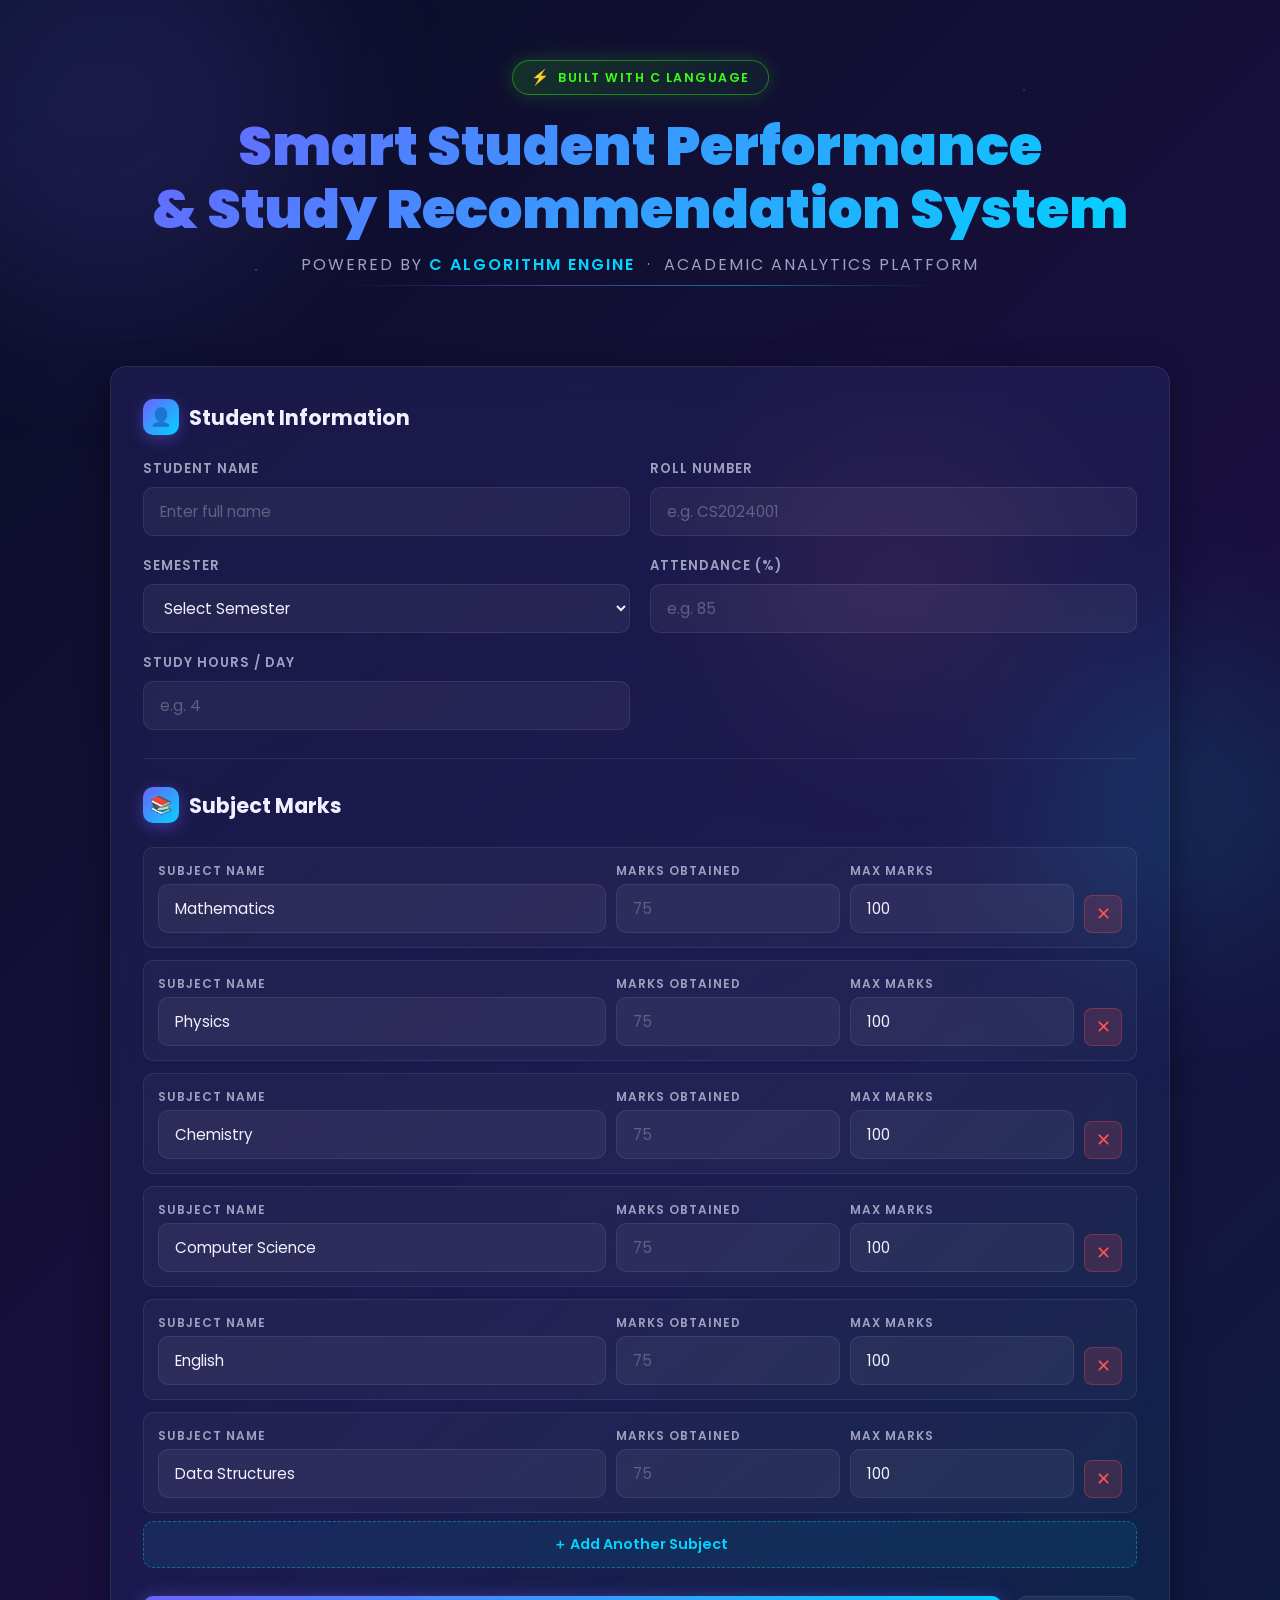
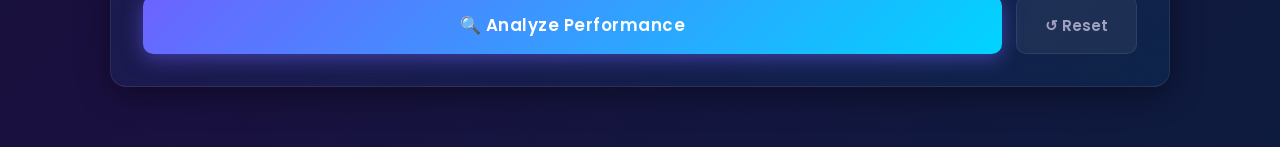
<file: 1-student-performance/index.html>
<!DOCTYPE html>
<html lang="en">
<head>
  <meta charset="UTF-8" />
  <meta name="viewport" content="width=device-width, initial-scale=1.0" />
  <title>Smart Student Performance System</title>
  <link href="https://fonts.googleapis.com/css2?family=Poppins:wght@300;400;500;600;700;800;900&family=Inter:wght@300;400;500;600;700&display=swap" rel="stylesheet" />
  <style>
    *, *::before, *::after { box-sizing: border-box; margin: 0; padding: 0; }

    :root {
      --bg-deep:        #0a0e27;
      --bg-purple:      #1a1040;
      --bg-card:        rgba(255,255,255,0.04);
      --bg-card-hover:  rgba(255,255,255,0.07);
      --border:         rgba(255,255,255,0.08);
      --border-glow:    rgba(108, 99, 255, 0.4);
      --accent:         #6c63ff;
      --accent2:        #00d4ff;
      --accent3:        #ff6b6b;
      --accent4:        #ffd93d;
      --neon-green:     #39ff14;
      --text-primary:   #f0f0ff;
      --text-secondary: #a0a0c0;
      --text-muted:     #606080;
      --success:        #00e676;
      --warning:        #ffab40;
      --danger:         #ff5252;
      --info:           #40c4ff;
      --grad-header:    linear-gradient(135deg, #6c63ff 0%, #00d4ff 50%, #ff6b6b 100%);
      --grad-btn:       linear-gradient(135deg, #6c63ff, #00d4ff);
      --grad-card:      linear-gradient(145deg, rgba(108,99,255,0.12), rgba(0,212,255,0.06));
      --shadow-card:    0 8px 32px rgba(0,0,0,0.4);
      --shadow-glow:    0 0 40px rgba(108,99,255,0.3);
      --radius:         16px;
      --radius-sm:      10px;
    }

    html { scroll-behavior: smooth; }

    body {
      font-family: 'Poppins', sans-serif;
      background: linear-gradient(135deg, var(--bg-deep) 0%, var(--bg-purple) 60%, #0d1b3e 100%);
      min-height: 100vh;
      color: var(--text-primary);
      overflow-x: hidden;
    }

    /* ── Stars background ── */
    body::before {
      content: '';
      position: fixed;
      inset: 0;
      background-image:
        radial-gradient(1px 1px at 20% 30%, rgba(255,255,255,0.6) 0%, transparent 100%),
        radial-gradient(1px 1px at 80% 10%, rgba(255,255,255,0.4) 0%, transparent 100%),
        radial-gradient(1.5px 1.5px at 50% 80%, rgba(255,255,255,0.5) 0%, transparent 100%),
        radial-gradient(1px 1px at 10% 60%, rgba(255,255,255,0.3) 0%, transparent 100%),
        radial-gradient(1px 1px at 90% 50%, rgba(255,255,255,0.4) 0%, transparent 100%),
        radial-gradient(1px 1px at 35% 15%, rgba(255,255,255,0.5) 0%, transparent 100%),
        radial-gradient(1px 1px at 65% 45%, rgba(255,255,255,0.3) 0%, transparent 100%),
        radial-gradient(1px 1px at 25% 75%, rgba(255,255,255,0.4) 0%, transparent 100%),
        radial-gradient(1px 1px at 75% 85%, rgba(255,255,255,0.5) 0%, transparent 100%),
        radial-gradient(1px 1px at 55% 25%, rgba(255,255,255,0.3) 0%, transparent 100%);
      pointer-events: none;
      z-index: 0;
      animation: twinkle 8s ease-in-out infinite alternate;
    }

    @keyframes twinkle {
      0%  { opacity: 0.5; }
      100%{ opacity: 1;   }
    }

    /* ── Floating orbs ── */
    .orb {
      position: fixed;
      border-radius: 50%;
      filter: blur(80px);
      pointer-events: none;
      z-index: 0;
      animation: float 12s ease-in-out infinite alternate;
    }
    .orb-1 { width:400px; height:400px; background:rgba(108,99,255,0.15); top:-100px; left:-100px; animation-delay:0s; }
    .orb-2 { width:300px; height:300px; background:rgba(0,212,255,0.12); bottom:-50px; right:-50px; animation-delay:4s; }
    .orb-3 { width:250px; height:250px; background:rgba(255,107,107,0.1); top:50%; left:60%; animation-delay:8s; }

    @keyframes float {
      0%  { transform: translate(0,0) scale(1);      }
      100%{ transform: translate(40px,30px) scale(1.1); }
    }

    /* ── Layout ── */
    .container {
      position: relative;
      z-index: 1;
      max-width: 1100px;
      margin: 0 auto;
      padding: 0 20px 60px;
    }

    /* ── Header ── */
    header {
      text-align: center;
      padding: 60px 20px 40px;
      position: relative;
      z-index: 1;
    }

    .badge-c {
      display: inline-flex;
      align-items: center;
      gap: 8px;
      background: linear-gradient(135deg, rgba(57,255,20,0.15), rgba(57,255,20,0.05));
      border: 1px solid rgba(57,255,20,0.4);
      color: var(--neon-green);
      padding: 6px 18px;
      border-radius: 100px;
      font-size: 0.78rem;
      font-weight: 600;
      letter-spacing: 1.5px;
      text-transform: uppercase;
      margin-bottom: 20px;
      box-shadow: 0 0 20px rgba(57,255,20,0.2);
      animation: pulse-badge 2s ease-in-out infinite;
    }

    .badge-c::before {
      content: '⚡';
      font-size: 0.9rem;
    }

    @keyframes pulse-badge {
      0%, 100% { box-shadow: 0 0 20px rgba(57,255,20,0.2); }
      50%       { box-shadow: 0 0 40px rgba(57,255,20,0.5), 0 0 60px rgba(57,255,20,0.2); }
    }

    h1 {
      font-size: clamp(2rem, 5vw, 3.4rem);
      font-weight: 900;
      background: var(--grad-header);
      -webkit-background-clip: text;
      -webkit-text-fill-color: transparent;
      background-clip: text;
      background-size: 200% 200%;
      animation: gradShift 4s ease infinite;
      line-height: 1.15;
      margin-bottom: 12px;
    }

    @keyframes gradShift {
      0%  { background-position: 0% 50%;   }
      50% { background-position: 100% 50%; }
      100%{ background-position: 0% 50%;   }
    }

    .subtitle {
      font-size: 1rem;
      color: var(--text-secondary);
      font-weight: 400;
      letter-spacing: 2px;
      text-transform: uppercase;
    }

    .subtitle span {
      color: var(--accent2);
      font-weight: 600;
    }

    /* ── Divider ── */
    .divider {
      height: 1px;
      background: linear-gradient(90deg, transparent, var(--accent), var(--accent2), transparent);
      margin: 8px auto 40px;
      max-width: 600px;
      opacity: 0.5;
    }

    /* ── Glass Card ── */
    .card {
      background: var(--grad-card);
      backdrop-filter: blur(20px);
      -webkit-backdrop-filter: blur(20px);
      border: 1px solid var(--border);
      border-radius: var(--radius);
      padding: 32px;
      box-shadow: var(--shadow-card);
      transition: border-color .3s, box-shadow .3s;
    }

    .card:hover {
      border-color: var(--border-glow);
      box-shadow: var(--shadow-card), var(--shadow-glow);
    }

    /* ── Section title ── */
    .section-title {
      font-size: 1.3rem;
      font-weight: 700;
      margin-bottom: 24px;
      display: flex;
      align-items: center;
      gap: 10px;
    }

    .section-title .icon {
      width: 36px; height: 36px;
      background: var(--grad-btn);
      border-radius: 10px;
      display: flex;
      align-items: center;
      justify-content: center;
      font-size: 1.1rem;
      flex-shrink: 0;
      box-shadow: 0 4px 15px rgba(108,99,255,0.4);
    }

    /* ── Form ── */
    .form-grid {
      display: grid;
      grid-template-columns: 1fr 1fr;
      gap: 20px;
    }

    @media (max-width: 640px) { .form-grid { grid-template-columns: 1fr; } }

    .form-group {
      display: flex;
      flex-direction: column;
      gap: 8px;
    }

    .form-group.full { grid-column: 1 / -1; }

    label {
      font-size: 0.82rem;
      font-weight: 600;
      color: var(--text-secondary);
      text-transform: uppercase;
      letter-spacing: 1px;
    }

    input, select {
      background: rgba(255,255,255,0.05);
      border: 1px solid var(--border);
      border-radius: var(--radius-sm);
      color: var(--text-primary);
      padding: 12px 16px;
      font-family: 'Poppins', sans-serif;
      font-size: 0.95rem;
      width: 100%;
      transition: border-color .3s, box-shadow .3s, background .3s;
      outline: none;
    }

    input:focus, select:focus {
      border-color: var(--accent);
      box-shadow: 0 0 0 3px rgba(108,99,255,0.2);
      background: rgba(255,255,255,0.08);
    }

    input::placeholder { color: var(--text-muted); }

    select option { background: #1a1040; color: #f0f0ff; }

    /* ── Subject rows ── */
    #subjects-container { display: flex; flex-direction: column; gap: 12px; }

    .subject-row {
      display: grid;
      grid-template-columns: 2fr 1fr 1fr auto;
      gap: 10px;
      align-items: end;
      background: rgba(255,255,255,0.03);
      padding: 14px;
      border-radius: var(--radius-sm);
      border: 1px solid var(--border);
      animation: slideIn .3s ease;
    }

    @media (max-width: 640px) {
      .subject-row { grid-template-columns: 1fr 1fr; }
      .subject-row .subject-name { grid-column: 1 / -1; }
    }

    @keyframes slideIn {
      from { opacity: 0; transform: translateY(-10px); }
      to   { opacity: 1; transform: translateY(0); }
    }

    .subject-row label {
      font-size: 0.75rem;
      display: block;
      margin-bottom: 4px;
    }

    .btn-remove {
      background: rgba(255,82,82,0.15);
      border: 1px solid rgba(255,82,82,0.3);
      color: var(--danger);
      border-radius: 8px;
      width: 38px; height: 38px;
      display: flex; align-items: center; justify-content: center;
      cursor: pointer;
      font-size: 1.1rem;
      transition: background .2s, transform .2s;
      flex-shrink: 0;
    }
    .btn-remove:hover { background: rgba(255,82,82,0.3); transform: scale(1.1); }

    /* ── Buttons ── */
    .btn {
      display: inline-flex;
      align-items: center;
      justify-content: center;
      gap: 8px;
      padding: 14px 28px;
      border-radius: var(--radius-sm);
      font-family: 'Poppins', sans-serif;
      font-size: 0.95rem;
      font-weight: 600;
      cursor: pointer;
      border: none;
      transition: all .3s;
    }

    .btn-primary {
      background: var(--grad-btn);
      color: #fff;
      box-shadow: 0 4px 20px rgba(108,99,255,0.5);
      position: relative;
      overflow: hidden;
    }

    .btn-primary::before {
      content: '';
      position: absolute;
      inset: -2px;
      background: var(--grad-header);
      border-radius: inherit;
      z-index: -1;
      opacity: 0;
      transition: opacity .3s;
    }

    .btn-primary:hover {
      transform: translateY(-2px);
      box-shadow: 0 8px 30px rgba(108,99,255,0.7), 0 0 60px rgba(0,212,255,0.3);
    }

    .btn-primary:hover::before { opacity: 1; }

    .btn-primary:active { transform: translateY(0); }

    .btn-secondary {
      background: rgba(255,255,255,0.06);
      border: 1px solid var(--border);
      color: var(--text-secondary);
    }
    .btn-secondary:hover {
      background: rgba(255,255,255,0.1);
      border-color: var(--accent);
      color: var(--text-primary);
    }

    .btn-add-subject {
      background: rgba(0,212,255,0.08);
      border: 1px dashed rgba(0,212,255,0.4);
      color: var(--accent2);
      padding: 12px;
      border-radius: var(--radius-sm);
      font-size: 0.9rem;
      font-weight: 600;
      cursor: pointer;
      width: 100%;
      font-family: 'Poppins', sans-serif;
      transition: all .3s;
      display: flex;
      align-items: center;
      justify-content: center;
      gap: 8px;
      margin-top: 8px;
    }
    .btn-add-subject:hover {
      background: rgba(0,212,255,0.15);
      border-color: var(--accent2);
      box-shadow: 0 0 20px rgba(0,212,255,0.2);
    }

    .btn-row {
      display: flex;
      gap: 14px;
      margin-top: 28px;
      flex-wrap: wrap;
    }

    .btn-analyze {
      flex: 1;
      padding: 16px 32px;
      font-size: 1.05rem;
      letter-spacing: 0.5px;
      animation: glow-btn 2s ease-in-out infinite;
    }

    @keyframes glow-btn {
      0%,100%{ box-shadow: 0 4px 20px rgba(108,99,255,0.5); }
      50%    { box-shadow: 0 4px 40px rgba(108,99,255,0.9), 0 0 80px rgba(0,212,255,0.3); }
    }

    /* ── Results ── */
    #results {
      margin-top: 32px;
      display: none;
      animation: fadeInUp .6s ease forwards;
    }

    @keyframes fadeInUp {
      from { opacity: 0; transform: translateY(30px); }
      to   { opacity: 1; transform: translateY(0); }
    }

    /* ── Summary strip ── */
    .summary-strip {
      display: grid;
      grid-template-columns: repeat(auto-fit, minmax(180px, 1fr));
      gap: 16px;
      margin-bottom: 24px;
    }

    .summary-card {
      background: var(--grad-card);
      border: 1px solid var(--border);
      border-radius: var(--radius);
      padding: 22px 18px;
      text-align: center;
      backdrop-filter: blur(20px);
      transition: transform .3s, border-color .3s;
    }
    .summary-card:hover { transform: translateY(-4px); border-color: var(--border-glow); }

    .summary-card .val {
      font-size: 2.2rem;
      font-weight: 800;
      background: var(--grad-header);
      -webkit-background-clip: text;
      -webkit-text-fill-color: transparent;
      background-clip: text;
      background-size: 200% 200%;
      animation: gradShift 4s ease infinite;
    }

    .summary-card .lbl {
      font-size: 0.75rem;
      color: var(--text-secondary);
      text-transform: uppercase;
      letter-spacing: 1px;
      margin-top: 4px;
    }

    /* ── Circular gauge ── */
    .gauge-section {
      display: flex;
      align-items: center;
      justify-content: center;
      gap: 40px;
      flex-wrap: wrap;
      margin-bottom: 30px;
    }

    .gauge-wrap {
      position: relative;
      width: 200px;
      height: 200px;
      flex-shrink: 0;
    }

    .gauge-wrap svg {
      transform: rotate(-90deg);
      width: 100%;
      height: 100%;
    }

    .gauge-wrap svg circle {
      fill: none;
      stroke-width: 14;
      stroke-linecap: round;
    }

    .gauge-bg { stroke: rgba(255,255,255,0.07); }

    .gauge-fg {
      stroke: url(#gaugeGrad);
      stroke-dasharray: 502;
      stroke-dashoffset: 502;
      transition: stroke-dashoffset 1.5s cubic-bezier(.4,0,.2,1);
    }

    .gauge-text {
      position: absolute;
      inset: 0;
      display: flex;
      flex-direction: column;
      align-items: center;
      justify-content: center;
    }

    .gauge-pct {
      font-size: 2.8rem;
      font-weight: 900;
      background: var(--grad-header);
      -webkit-background-clip: text;
      -webkit-text-fill-color: transparent;
      background-clip: text;
      line-height: 1;
    }

    .gauge-lbl {
      font-size: 0.72rem;
      color: var(--text-secondary);
      text-transform: uppercase;
      letter-spacing: 1px;
    }

    /* ── Grade badge ── */
    .grade-box {
      text-align: center;
    }

    .grade-letter {
      font-size: 5rem;
      font-weight: 900;
      line-height: 1;
      margin-bottom: 8px;
      text-shadow: 0 0 30px currentColor;
    }

    .grade-name {
      font-size: 1rem;
      font-weight: 600;
      color: var(--text-secondary);
    }

    /* ── Subject bars ── */
    .subjects-grid { display: flex; flex-direction: column; gap: 14px; }

    .sub-bar-wrap {
      display: flex;
      flex-direction: column;
      gap: 6px;
    }

    .sub-bar-header {
      display: flex;
      justify-content: space-between;
      font-size: 0.88rem;
    }

    .sub-name { font-weight: 600; }
    .sub-score { color: var(--text-secondary); font-weight: 500; }

    .bar-track {
      height: 10px;
      background: rgba(255,255,255,0.06);
      border-radius: 100px;
      overflow: hidden;
    }

    .bar-fill {
      height: 100%;
      border-radius: 100px;
      width: 0%;
      transition: width 1.2s cubic-bezier(.4,0,.2,1);
    }

    .bar-danger  { background: linear-gradient(90deg, #ff5252, #ff8a80); }
    .bar-warning { background: linear-gradient(90deg, #ffab40, #ffd740); }
    .bar-good    { background: linear-gradient(90deg, #6c63ff, #00d4ff); }
    .bar-great   { background: linear-gradient(90deg, #00e676, #69f0ae); }

    /* ── Attendance indicator ── */
    .attendance-bar {
      margin-top: 16px;
      display: flex;
      flex-direction: column;
      gap: 8px;
    }

    .att-header {
      display: flex;
      justify-content: space-between;
      align-items: center;
    }

    .att-badge {
      padding: 4px 14px;
      border-radius: 100px;
      font-size: 0.78rem;
      font-weight: 700;
      text-transform: uppercase;
      letter-spacing: 1px;
    }

    /* ── Recommendations ── */
    .recs-grid {
      display: grid;
      grid-template-columns: repeat(auto-fit, minmax(280px, 1fr));
      gap: 16px;
    }

    .rec-card {
      background: rgba(255,255,255,0.03);
      border: 1px solid var(--border);
      border-radius: var(--radius-sm);
      padding: 20px;
      transition: border-color .3s, transform .3s;
    }

    .rec-card:hover { border-color: var(--border-glow); transform: translateY(-2px); }

    .rec-card-title {
      font-size: 0.85rem;
      font-weight: 700;
      text-transform: uppercase;
      letter-spacing: 1px;
      margin-bottom: 12px;
      display: flex;
      align-items: center;
      gap: 8px;
    }

    .rec-card ul {
      list-style: none;
      display: flex;
      flex-direction: column;
      gap: 8px;
    }

    .rec-card ul li {
      font-size: 0.88rem;
      color: var(--text-secondary);
      padding-left: 18px;
      position: relative;
      line-height: 1.5;
    }

    .rec-card ul li::before {
      content: '▸';
      position: absolute;
      left: 0;
      color: var(--accent);
    }

    /* ── Risk indicator ── */
    .risk-banner {
      background: linear-gradient(135deg, rgba(255,82,82,0.12), rgba(255,82,82,0.05));
      border: 1px solid rgba(255,82,82,0.3);
      border-radius: var(--radius-sm);
      padding: 16px 20px;
      display: flex;
      align-items: flex-start;
      gap: 14px;
      margin-top: 16px;
    }

    .risk-icon { font-size: 1.5rem; flex-shrink: 0; }

    .risk-content h4 {
      font-size: 0.9rem;
      font-weight: 700;
      color: var(--danger);
      margin-bottom: 6px;
    }

    .risk-content p { font-size: 0.85rem; color: var(--text-secondary); line-height: 1.6; }

    /* ── SVG Radar ── */
    .radar-wrap {
      display: flex;
      justify-content: center;
      align-items: center;
      flex-direction: column;
      gap: 16px;
    }

    .radar-wrap svg { overflow: visible; }

    /* ── Motivational banner ── */
    .motive-banner {
      text-align: center;
      padding: 30px;
      border-radius: var(--radius);
      background: var(--grad-card);
      border: 1px solid var(--border);
      margin-top: 24px;
      position: relative;
      overflow: hidden;
    }

    .motive-banner::before {
      content: '';
      position: absolute;
      inset: 0;
      background: linear-gradient(135deg, rgba(108,99,255,0.05), rgba(0,212,255,0.05));
      pointer-events: none;
    }

    .motive-emoji { font-size: 3rem; margin-bottom: 12px; display: block; }

    .motive-text {
      font-size: 1.1rem;
      font-weight: 600;
      color: var(--text-primary);
      line-height: 1.6;
    }

    .motive-sub {
      font-size: 0.88rem;
      color: var(--text-secondary);
      margin-top: 8px;
    }

    /* ── SGPA display ── */
    .gpa-row {
      display: flex;
      gap: 16px;
      flex-wrap: wrap;
    }

    .gpa-chip {
      flex: 1;
      min-width: 120px;
      background: rgba(255,255,255,0.04);
      border: 1px solid var(--border);
      border-radius: var(--radius-sm);
      padding: 16px;
      text-align: center;
    }

    .gpa-val {
      font-size: 2rem;
      font-weight: 800;
      background: var(--grad-btn);
      -webkit-background-clip: text;
      -webkit-text-fill-color: transparent;
      background-clip: text;
    }

    .gpa-lbl {
      font-size: 0.72rem;
      color: var(--text-secondary);
      text-transform: uppercase;
      letter-spacing: 1px;
      margin-top: 4px;
    }

    /* ── Utility ── */
    .mt-24 { margin-top: 24px; }
    .mb-16 { margin-bottom: 16px; }

    .tags {
      display: flex;
      flex-wrap: wrap;
      gap: 8px;
      margin-top: 12px;
    }

    .tag {
      padding: 5px 14px;
      border-radius: 100px;
      font-size: 0.78rem;
      font-weight: 600;
    }

    .tag-weak {
      background: rgba(255,82,82,0.15);
      border: 1px solid rgba(255,82,82,0.3);
      color: var(--danger);
    }

    .tag-strong {
      background: rgba(0,230,118,0.12);
      border: 1px solid rgba(0,230,118,0.3);
      color: var(--success);
    }

    .tag-avg {
      background: rgba(255,171,64,0.12);
      border: 1px solid rgba(255,171,64,0.3);
      color: var(--warning);
    }

    /* ── Print ── */
    @media print {
      body { background: #fff; color: #000; }
      .orb, body::before { display: none; }
      .btn-row, .btn-add-subject { display: none; }
      #results { display: block !important; }
    }

    /* ── Scrollbar ── */
    ::-webkit-scrollbar { width: 6px; }
    ::-webkit-scrollbar-track { background: transparent; }
    ::-webkit-scrollbar-thumb { background: rgba(108,99,255,0.4); border-radius: 3px; }

    /* ── Tooltip ── */
    [data-tooltip] { position: relative; }
    [data-tooltip]::after {
      content: attr(data-tooltip);
      position: absolute;
      bottom: calc(100% + 6px);
      left: 50%;
      transform: translateX(-50%);
      background: rgba(20,20,60,0.95);
      color: var(--text-primary);
      font-size: 0.78rem;
      padding: 5px 10px;
      border-radius: 6px;
      white-space: nowrap;
      pointer-events: none;
      opacity: 0;
      transition: opacity .2s;
      border: 1px solid var(--border);
      z-index: 100;
    }
    [data-tooltip]:hover::after { opacity: 1; }

    /* timetable */
    .timetable {
      width: 100%;
      border-collapse: collapse;
      font-size: 0.82rem;
      margin-top: 12px;
    }
    .timetable th {
      background: rgba(108,99,255,0.2);
      padding: 8px 10px;
      text-align: left;
      font-weight: 700;
      color: var(--accent2);
      letter-spacing: 0.5px;
    }
    .timetable td {
      padding: 8px 10px;
      border-bottom: 1px solid rgba(255,255,255,0.05);
      color: var(--text-secondary);
    }
    .timetable tr:hover td { background: rgba(255,255,255,0.03); }

    /* career badges */
    .career-badges {
      display: flex;
      flex-wrap: wrap;
      gap: 10px;
      margin-top: 12px;
    }

    .career-badge {
      display: flex;
      flex-direction: column;
      align-items: center;
      gap: 4px;
      background: rgba(0,212,255,0.08);
      border: 1px solid rgba(0,212,255,0.2);
      border-radius: var(--radius-sm);
      padding: 10px 16px;
      font-size: 0.8rem;
      color: var(--accent2);
      font-weight: 600;
      transition: all .3s;
    }
    .career-badge:hover {
      background: rgba(0,212,255,0.15);
      transform: translateY(-2px);
      box-shadow: 0 4px 20px rgba(0,212,255,0.2);
    }
    .career-badge .c-icon { font-size: 1.4rem; }

    /* separator */
    .sep { height: 1px; background: var(--border); margin: 28px 0; }
  </style>
</head>
<body>

<!-- Background orbs -->
<div class="orb orb-1"></div>
<div class="orb orb-2"></div>
<div class="orb orb-3"></div>

<div class="container">

  <!-- ── HEADER ── -->
  <header>
    <div class="badge-c">Built with C Language</div>
    <h1>Smart Student Performance<br>& Study Recommendation System</h1>
    <p class="subtitle">Powered by <span>C Algorithm Engine</span> &nbsp;·&nbsp; Academic Analytics Platform</p>
    <div class="divider"></div>
  </header>

  <!-- ── INPUT FORM ── -->
  <div class="card" id="form-card">
    <div class="section-title">
      <span class="icon">👤</span>
      Student Information
    </div>

    <div class="form-grid">
      <div class="form-group">
        <label>Student Name</label>
        <input type="text" id="student-name" placeholder="Enter full name" autocomplete="off" />
      </div>
      <div class="form-group">
        <label>Roll Number</label>
        <input type="text" id="roll-no" placeholder="e.g. CS2024001" autocomplete="off" />
      </div>
      <div class="form-group">
        <label>Semester</label>
        <select id="semester">
          <option value="">Select Semester</option>
          <option value="1">Semester 1</option>
          <option value="2">Semester 2</option>
          <option value="3">Semester 3</option>
          <option value="4">Semester 4</option>
          <option value="5">Semester 5</option>
          <option value="6">Semester 6</option>
          <option value="7">Semester 7</option>
          <option value="8">Semester 8</option>
        </select>
      </div>
      <div class="form-group">
        <label>Attendance (%)</label>
        <input type="number" id="attendance" placeholder="e.g. 85" min="0" max="100" />
      </div>
      <div class="form-group">
        <label>Study Hours / Day</label>
        <input type="number" id="study-hours" placeholder="e.g. 4" min="0" max="24" step="0.5" />
      </div>
    </div>

    <div class="sep"></div>

    <div class="section-title">
      <span class="icon">📚</span>
      Subject Marks
    </div>

    <div id="subjects-container"></div>

    <button class="btn-add-subject" onclick="addSubjectRow()">
      ＋ Add Another Subject
    </button>

    <div class="btn-row">
      <button class="btn btn-primary btn-analyze" onclick="analyzePerformance()">
        🔍 Analyze Performance
      </button>
      <button class="btn btn-secondary" onclick="resetForm()">
        ↺ Reset
      </button>
    </div>
  </div>

  <!-- ── RESULTS ── -->
  <div id="results">

    <!-- Summary strip -->
    <div class="summary-strip" id="summary-strip"></div>

    <!-- Gauge + Grade + GPA -->
    <div class="card mt-24">
      <div class="section-title">
        <span class="icon">📊</span>
        Performance Overview
      </div>
      <div class="gauge-section">
        <div class="gauge-wrap">
          <svg viewBox="0 0 180 180">
            <defs>
              <linearGradient id="gaugeGrad" x1="0%" y1="0%" x2="100%" y2="100%">
                <stop offset="0%"   stop-color="#6c63ff"/>
                <stop offset="50%"  stop-color="#00d4ff"/>
                <stop offset="100%" stop-color="#ff6b6b"/>
              </linearGradient>
            </defs>
            <circle class="gauge-bg" cx="90" cy="90" r="80"/>
            <circle class="gauge-fg" id="gauge-circle" cx="90" cy="90" r="80"/>
          </svg>
          <div class="gauge-text">
            <div class="gauge-pct" id="gauge-pct">0%</div>
            <div class="gauge-lbl">Overall</div>
          </div>
        </div>

        <div class="grade-box">
          <div class="grade-letter" id="grade-letter">—</div>
          <div class="grade-name" id="grade-name">—</div>
          <div class="gpa-row mt-24">
            <div class="gpa-chip" data-tooltip="Semester Grade Point Average">
              <div class="gpa-val" id="sgpa-val">—</div>
              <div class="gpa-lbl">SGPA</div>
            </div>
            <div class="gpa-chip" data-tooltip="Cumulative (estimated)">
              <div class="gpa-val" id="cgpa-val">—</div>
              <div class="gpa-lbl">CGPA Est.</div>
            </div>
          </div>
        </div>
      </div>

      <!-- Attendance bar -->
      <div class="attendance-bar">
        <div class="att-header">
          <span style="font-size:.88rem;font-weight:600;">Attendance</span>
          <span class="att-badge" id="att-badge">—</span>
        </div>
        <div class="bar-track">
          <div class="bar-fill" id="att-bar" style=""></div>
        </div>
      </div>
    </div>

    <!-- Subject bars -->
    <div class="card mt-24">
      <div class="section-title">
        <span class="icon">📈</span>
        Subject Performance Breakdown
      </div>
      <div class="subjects-grid" id="subject-bars"></div>
      <div class="tags mt-24" id="subject-tags"></div>
    </div>

    <!-- SVG Radar -->
    <div class="card mt-24">
      <div class="section-title">
        <span class="icon">🕸️</span>
        Performance Radar Chart
      </div>
      <div class="radar-wrap">
        <svg id="radar-svg" viewBox="-160 -160 320 320" width="340" height="340"></svg>
      </div>
    </div>

    <!-- Recommendations -->
    <div class="card mt-24">
      <div class="section-title">
        <span class="icon">🧠</span>
        C Algorithm — Personalized Study Recommendations
      </div>
      <div class="recs-grid" id="recs-grid"></div>
      <div id="risk-zone"></div>
    </div>

    <!-- Timetable -->
    <div class="card mt-24">
      <div class="section-title">
        <span class="icon">🗓️</span>
        Recommended Weekly Study Timetable
      </div>
      <div id="timetable-wrap"></div>
    </div>

    <!-- Career paths -->
    <div class="card mt-24">
      <div class="section-title">
        <span class="icon">🚀</span>
        Career Path Recommendations
      </div>
      <p style="font-size:.88rem;color:var(--text-secondary);margin-bottom:4px;">
        Based on your strong subjects and performance profile:
      </p>
      <div class="career-badges" id="career-badges"></div>
    </div>

    <!-- Motivational -->
    <div class="motive-banner" id="motive-banner">
      <span class="motive-emoji" id="motive-emoji">🌟</span>
      <div class="motive-text" id="motive-text">—</div>
      <div class="motive-sub" id="motive-sub">—</div>
    </div>

    <!-- Print -->
    <div class="btn-row" style="justify-content:center;margin-top:30px;">
      <button class="btn btn-primary" onclick="window.print()">🖨️ Print / Download Report</button>
      <button class="btn btn-secondary" onclick="scrollToForm()">✏️ Edit & Re-Analyze</button>
    </div>

  </div><!-- /results -->

</div><!-- /container -->

<script>
/* =====================================================================
   SMART STUDENT PERFORMANCE SYSTEM
   JavaScript engine simulating C-like algorithmic analysis
   ===================================================================== */

const DEFAULT_SUBJECTS = [
  { name: 'Mathematics',         max: 100 },
  { name: 'Physics',             max: 100 },
  { name: 'Chemistry',           max: 100 },
  { name: 'Computer Science',    max: 100 },
  { name: 'English',             max: 100 },
  { name: 'Data Structures',     max: 100 },
];

/* ── Init ── */
window.addEventListener('DOMContentLoaded', () => {
  DEFAULT_SUBJECTS.forEach(s => addSubjectRow(s.name, '', s.max));
});

let subjectCount = 0;

function addSubjectRow(name = '', marks = '', max = 100) {
  subjectCount++;
  const id = subjectCount;
  const container = document.getElementById('subjects-container');
  const row = document.createElement('div');
  row.className = 'subject-row';
  row.id = `sub-row-${id}`;
  row.innerHTML = `
    <div class="subject-name">
      <label>Subject Name</label>
      <input type="text" placeholder="e.g. Mathematics" value="${name}" class="sub-name-inp" />
    </div>
    <div>
      <label>Marks Obtained</label>
      <input type="number" placeholder="75" value="${marks}" min="0" class="sub-marks-inp" />
    </div>
    <div>
      <label>Max Marks</label>
      <input type="number" placeholder="100" value="${max}" min="1" class="sub-max-inp" />
    </div>
    <button class="btn-remove" onclick="removeRow(${id})" title="Remove subject">✕</button>
  `;
  container.appendChild(row);
}

function removeRow(id) {
  const el = document.getElementById(`sub-row-${id}`);
  if (el) {
    el.style.animation = 'none';
    el.style.opacity = '0';
    el.style.transform = 'translateX(20px)';
    el.style.transition = 'all .25s';
    setTimeout(() => el.remove(), 250);
  }
}

function resetForm() {
  document.getElementById('student-name').value = '';
  document.getElementById('roll-no').value = '';
  document.getElementById('attendance').value = '';
  document.getElementById('study-hours').value = '';
  document.getElementById('semester').value = '';
  document.getElementById('subjects-container').innerHTML = '';
  subjectCount = 0;
  DEFAULT_SUBJECTS.forEach(s => addSubjectRow(s.name, '', s.max));
  document.getElementById('results').style.display = 'none';
}

function scrollToForm() {
  document.getElementById('form-card').scrollIntoView({ behavior: 'smooth' });
}

/* ── Core Analysis Engine ── */
function analyzePerformance() {
  // Gather inputs
  const name       = document.getElementById('student-name').value.trim() || 'Student';
  const rollNo     = document.getElementById('roll-no').value.trim()     || 'N/A';
  const attendance = parseFloat(document.getElementById('attendance').value) || 0;
  const studyHrs   = parseFloat(document.getElementById('study-hours').value) || 0;
  const semester   = document.getElementById('semester').value || '1';

  // Gather subjects
  const rows = document.querySelectorAll('.subject-row');
  const subjects = [];
  rows.forEach(row => {
    const n  = row.querySelector('.sub-name-inp').value.trim();
    const m  = parseFloat(row.querySelector('.sub-marks-inp').value) || 0;
    const mx = parseFloat(row.querySelector('.sub-max-inp').value)   || 100;
    if (n) subjects.push({ name: n, marks: Math.min(m, mx), max: mx, pct: (m / mx) * 100 });
  });

  if (subjects.length === 0) {
    alert('Please enter at least one subject with marks.');
    return;
  }

  // C-style algorithmic calculations
  const totalMarks    = subjects.reduce((s, x) => s + x.marks, 0);
  const totalMax      = subjects.reduce((s, x) => s + x.max,   0);
  const overallPct    = (totalMarks / totalMax) * 100;
  const avgPct        = overallPct;

  // Grade computation (C algorithm simulation)
  const gradeData = computeGrade(avgPct);
  const sgpa      = computeSGPA(avgPct);
  const cgpa      = (sgpa * 0.92 + Math.random() * 0.3).toFixed(2); // estimated

  // Classify subjects
  const weak    = subjects.filter(s => s.pct < 60);
  const average = subjects.filter(s => s.pct >= 60 && s.pct < 80);
  const strong  = subjects.filter(s => s.pct >= 80);
  const failing = subjects.filter(s => s.pct < 40);

  // Render all sections
  renderSummary(name, rollNo, semester, subjects.length, overallPct);
  renderGauge(overallPct);
  renderGrade(gradeData, sgpa, cgpa);
  renderAttendance(attendance);
  renderSubjectBars(subjects, weak, strong);
  renderRadar(subjects);
  renderRecommendations(subjects, weak, strong, average, attendance, studyHrs, failing);
  renderTimetable(weak, strong, studyHrs);
  renderCareerPaths(strong);
  renderMotivation(gradeData, name, failing.length);

  // Show results
  const resultsEl = document.getElementById('results');
  resultsEl.style.display = 'block';
  setTimeout(() => resultsEl.scrollIntoView({ behavior: 'smooth', block: 'start' }), 100);
}

function computeGrade(pct) {
  if (pct >= 90) return { letter: 'A+', name: 'Outstanding',   color: '#00e676' };
  if (pct >= 80) return { letter: 'A',  name: 'Excellent',     color: '#69f0ae' };
  if (pct >= 70) return { letter: 'B',  name: 'Good',          color: '#6c63ff' };
  if (pct >= 60) return { letter: 'C',  name: 'Average',       color: '#ffd93d' };
  if (pct >= 50) return { letter: 'D',  name: 'Below Average', color: '#ffab40' };
  return              { letter: 'F',  name: 'Fail',           color: '#ff5252' };
}

function computeSGPA(pct) {
  // 10-point GPA scale (C algorithm)
  if (pct >= 90) return 10.0;
  if (pct >= 80) return 9.0 + (pct - 80) * 0.1;
  if (pct >= 70) return 8.0 + (pct - 70) * 0.1;
  if (pct >= 60) return 7.0 + (pct - 60) * 0.1;
  if (pct >= 50) return 6.0 + (pct - 50) * 0.1;
  if (pct >= 40) return 5.0 + (pct - 40) * 0.1;
  return (pct / 40 * 4).toFixed(2);
}

/* ── Render helpers ── */
function renderSummary(name, rollNo, semester, subCount, pct) {
  const strip = document.getElementById('summary-strip');
  strip.innerHTML = `
    <div class="summary-card">
      <div class="val" style="font-size:1.4rem;word-break:break-word;">${name}</div>
      <div class="lbl">Student</div>
    </div>
    <div class="summary-card">
      <div class="val" style="font-size:1.2rem;">${rollNo}</div>
      <div class="lbl">Roll Number</div>
    </div>
    <div class="summary-card">
      <div class="val">Sem ${semester}</div>
      <div class="lbl">Semester</div>
    </div>
    <div class="summary-card">
      <div class="val">${subCount}</div>
      <div class="lbl">Subjects</div>
    </div>
    <div class="summary-card">
      <div class="val">${pct.toFixed(1)}%</div>
      <div class="lbl">Overall %</div>
    </div>
  `;
}

function renderGauge(pct) {
  const circle = document.getElementById('gauge-circle');
  const circumference = 2 * Math.PI * 80; // ≈ 502.65
  const offset = circumference - (pct / 100) * circumference;
  // Animate
  circle.style.strokeDashoffset = circumference;
  requestAnimationFrame(() => {
    requestAnimationFrame(() => {
      circle.style.strokeDashoffset = offset;
    });
  });
  // Count-up
  animateCount('gauge-pct', 0, pct, '%', 1500);
}

function animateCount(id, from, to, suffix, duration) {
  const el = document.getElementById(id);
  const start = performance.now();
  function frame(now) {
    const t = Math.min((now - start) / duration, 1);
    const eased = 1 - Math.pow(1 - t, 3);
    el.textContent = (from + (to - from) * eased).toFixed(1) + suffix;
    if (t < 1) requestAnimationFrame(frame);
    else el.textContent = to.toFixed(1) + suffix;
  }
  requestAnimationFrame(frame);
}

function renderGrade(g, sgpa, cgpa) {
  const gl = document.getElementById('grade-letter');
  gl.textContent = g.letter;
  gl.style.color = g.color;
  document.getElementById('grade-name').textContent = g.name;
  document.getElementById('sgpa-val').textContent = (typeof sgpa === 'number' ? sgpa.toFixed(2) : sgpa);
  document.getElementById('cgpa-val').textContent = cgpa;
}

function renderAttendance(att) {
  const bar   = document.getElementById('att-bar');
  const badge = document.getElementById('att-badge');
  const pct   = Math.min(att, 100);
  let cls, label, color;
  if (pct >= 85) { cls = 'bar-great'; label = '✅ Excellent'; color = '#00e676'; }
  else if (pct >= 75) { cls = 'bar-good'; label = '✔ Satisfactory'; color = '#6c63ff'; }
  else if (pct >= 60) { cls = 'bar-warning'; label = '⚠️ Low'; color = '#ffab40'; }
  else { cls = 'bar-danger'; label = '🚨 Critical'; color = '#ff5252'; }

  badge.textContent = label;
  badge.style.background = color + '22';
  badge.style.border = `1px solid ${color}55`;
  badge.style.color = color;
  bar.className = `bar-fill ${cls}`;
  setTimeout(() => { bar.style.width = pct + '%'; }, 300);
}

function renderSubjectBars(subjects, weak, strong) {
  const container = document.getElementById('subject-bars');
  container.innerHTML = subjects.map(s => {
    const pct = s.pct;
    let cls;
    if (pct < 40)       cls = 'bar-danger';
    else if (pct < 60)  cls = 'bar-warning';
    else if (pct < 80)  cls = 'bar-good';
    else                cls = 'bar-great';

    return `
      <div class="sub-bar-wrap">
        <div class="sub-bar-header">
          <span class="sub-name">${s.name}</span>
          <span class="sub-score">${s.marks} / ${s.max} &nbsp;(${pct.toFixed(1)}%)</span>
        </div>
        <div class="bar-track">
          <div class="bar-fill ${cls}" data-pct="${pct}"></div>
        </div>
      </div>`;
  }).join('');

  // Animate bars
  setTimeout(() => {
    document.querySelectorAll('.bar-fill[data-pct]').forEach(el => {
      el.style.width = el.dataset.pct + '%';
    });
  }, 200);

  // Tags
  const tagsEl = document.getElementById('subject-tags');
  tagsEl.innerHTML =
    weak.map(s => `<span class="tag tag-weak">⚠ ${s.name}</span>`).join('') +
    subjects.filter(s => s.pct >= 60 && s.pct < 80).map(s => `<span class="tag tag-avg">● ${s.name}</span>`).join('') +
    strong.map(s => `<span class="tag tag-strong">★ ${s.name}</span>`).join('');
}

/* ── Radar Chart (SVG, pure) ── */
function renderRadar(subjects) {
  const svg    = document.getElementById('radar-svg');
  const n      = Math.min(subjects.length, 8);
  const subs   = subjects.slice(0, n);
  const cx     = 0, cy = 0, R = 130, levels = 5;
  let html     = '';

  // Grid
  for (let l = 1; l <= levels; l++) {
    const r = (R / levels) * l;
    const pts = subs.map((_, i) => {
      const angle = (Math.PI * 2 * i / n) - Math.PI / 2;
      return `${cx + r * Math.cos(angle)},${cy + r * Math.sin(angle)}`;
    }).join(' ');
    html += `<polygon points="${pts}" fill="none" stroke="rgba(255,255,255,0.08)" stroke-width="1"/>`;
    if (l === levels) {
      html += `<polygon points="${pts}" fill="none" stroke="rgba(108,99,255,0.3)" stroke-width="1.5"/>`;
    }
  }

  // Spokes + labels
  subs.forEach((s, i) => {
    const angle = (Math.PI * 2 * i / n) - Math.PI / 2;
    const x2 = cx + R * Math.cos(angle);
    const y2 = cy + R * Math.sin(angle);
    const lx = cx + (R + 24) * Math.cos(angle);
    const ly = cy + (R + 24) * Math.sin(angle);
    html += `<line x1="${cx}" y1="${cy}" x2="${x2}" y2="${y2}" stroke="rgba(255,255,255,0.1)" stroke-width="1"/>`;
    const anchor = Math.abs(lx - cx) < 5 ? 'middle' : lx < cx ? 'end' : 'start';
    html += `<text x="${lx}" y="${ly + 4}" text-anchor="${anchor}" fill="rgba(160,160,192,0.9)" font-size="10" font-family="Poppins">${s.name.length > 10 ? s.name.slice(0,10)+'…' : s.name}</text>`;
  });

  // Data polygon
  const pts = subs.map((s, i) => {
    const angle = (Math.PI * 2 * i / n) - Math.PI / 2;
    const r = (s.pct / 100) * R;
    return `${cx + r * Math.cos(angle)},${cy + r * Math.sin(angle)}`;
  }).join(' ');
  html += `<polygon points="${pts}" fill="rgba(108,99,255,0.2)" stroke="url(#gaugeGrad)" stroke-width="2"/>`;

  // Dots
  subs.forEach((s, i) => {
    const angle = (Math.PI * 2 * i / n) - Math.PI / 2;
    const r = (s.pct / 100) * R;
    const dx = cx + r * Math.cos(angle);
    const dy = cy + r * Math.sin(angle);
    html += `<circle cx="${dx}" cy="${dy}" r="5" fill="#6c63ff" stroke="#00d4ff" stroke-width="2"/>`;
  });

  svg.innerHTML = html;
}

/* ── Recommendations Engine (C algorithm) ── */
function renderRecommendations(subjects, weak, strong, average, attendance, studyHrs, failing) {
  const recs = [];

  /* 1. Weak subjects */
  if (weak.length > 0) {
    recs.push({
      icon: '📉', color: '#ff5252',
      title: 'Weak Subject Strategy',
      items: [
        `Focus 60% of study time on: ${weak.map(s=>s.name).join(', ')}`,
        'Use spaced-repetition technique — revisit weak topics every 48 hours',
        'Solve 10+ previous year questions per weak subject daily',
        'Join peer study groups for collaborative problem-solving',
        'Request extra guidance from professors for failing modules',
        'Use mind-maps to connect concepts and improve retention',
      ]
    });
  }

  /* 2. Strong subjects */
  if (strong.length > 0) {
    recs.push({
      icon: '🌟', color: '#00e676',
      title: 'Strong Subjects — Leverage',
      items: [
        `Excellent in: ${strong.map(s=>s.name).join(', ')}`,
        'Participate in olympiads/competitions in these subjects',
        'Consider mentoring peers — teaching reinforces your own mastery',
        'Explore advanced elective courses or research opportunities',
        'Build projects that combine multiple strong subjects',
        'Document achievements for competitive exam/scholarship applications',
      ]
    });
  }

  /* 3. Study hours recommendation */
  const recHrs = calculateRecommendedHours(subjects, weak.length, attendance);
  recs.push({
    icon: '⏱️', color: '#6c63ff',
    title: 'Study Hours Optimization',
    items: [
      `Current: ${studyHrs}h/day → Recommended: ${recHrs}h/day`,
      'Use the Pomodoro Technique: 25 min study + 5 min break',
      'Schedule deep-work sessions in the morning (6–9 AM peak focus)',
      'Avoid studying more than 4 hours continuously — use breaks',
      `Allocate ${weak.length > 2 ? '70%' : '50%'} time to problem-solving, 30% to theory`,
      'Weekly review session every Sunday (2 hours recap)',
    ]
  });

  /* 4. Attendance advisory */
  if (attendance < 75) {
    recs.push({
      icon: '🚨', color: '#ff5252',
      title: 'Attendance Alert',
      items: [
        `Attendance ${attendance}% is CRITICALLY LOW (required: ≥75%)`,
        'You may be debarred from exams — attend ALL remaining classes',
        'Submit medical certificates if absences were health-related',
        'Meet with class coordinator to discuss attendance condoning',
        'Set daily attendance reminders on your phone',
        'Pair with a friend who will call you every morning',
      ]
    });
  } else if (attendance < 85) {
    recs.push({
      icon: '⚠️', color: '#ffab40',
      title: 'Attendance Advisory',
      items: [
        `Attendance ${attendance}% — aim for ≥85% for optimal performance`,
        'Missing classes means missing real-time explanations and tips',
        'Try to attend at least 90% of remaining classes this semester',
        'Review notes of any missed lectures within 24 hours',
      ]
    });
  }

  /* 5. Average subjects improvement */
  if (average.length > 0) {
    recs.push({
      icon: '📝', color: '#ffd93d',
      title: 'Average Subjects — Push Higher',
      items: [
        `Subjects needing boost: ${average.map(s=>s.name).join(', ')}`,
        'These are your "quick-win" subjects — small effort gives big score jumps',
        'Focus on understanding concepts where you lose partial marks',
        'Attempt all questions in exams — partial marks count',
        'Practice time management: allocate equal time per question',
        'Form a study schedule combining these with weak subjects',
      ]
    });
  }

  // Render
  const grid = document.getElementById('recs-grid');
  grid.innerHTML = recs.map(r => `
    <div class="rec-card" style="border-left:3px solid ${r.color};">
      <div class="rec-card-title" style="color:${r.color};">${r.icon} ${r.title}</div>
      <ul>${r.items.map(i=>`<li>${i}</li>`).join('')}</ul>
    </div>
  `).join('');

  // Risk banner
  const riskZone = document.getElementById('risk-zone');
  if (failing.length > 0) {
    riskZone.innerHTML = `
      <div class="risk-banner">
        <div class="risk-icon">🔴</div>
        <div class="risk-content">
          <h4>⚠ ACADEMIC RISK — Failing Subjects Detected!</h4>
          <p>
            You are at risk of failing in: <strong>${failing.map(s=>s.name).join(', ')}</strong>.<br/>
            Immediate actions required: Consult your academic advisor, attend remedial classes,
            form a study plan targeting these subjects exclusively for the next 2 weeks.
            Do NOT delay — every mark counts toward your semester result.
          </p>
        </div>
      </div>`;
  } else {
    riskZone.innerHTML = '';
  }
}

function calculateRecommendedHours(subjects, weakCount, attendance) {
  let base = 4;
  if (weakCount >= 3) base = 7;
  else if (weakCount >= 1) base = 5.5;
  if (attendance < 75) base += 1.5;
  return Math.min(base, 10).toFixed(1);
}

/* ── Timetable ── */
function renderTimetable(weak, strong, studyHrs) {
  const days = ['Monday','Tuesday','Wednesday','Thursday','Friday','Saturday','Sunday'];
  const allSubs = [...weak.map(s=>s.name), ...strong.map(s=>s.name)];
  if (allSubs.length === 0) allSubs.push('General Revision', 'Problem Solving');

  const slots = [
    { time: '6:00–7:00 AM',  activity: 'Morning Revision (Previous day recap)' },
    { time: '9:00–12:00 PM', activity: null },
    { time: '1:00–3:00 PM',  activity: null },
    { time: '5:00–6:30 PM',  activity: 'Practice Problems & Exercises' },
    { time: '8:00–9:00 PM',  activity: 'Notes Review + Next day prep' },
  ];

  const rows = days.map((day, di) => {
    return `<tr>
      <td style="font-weight:600;color:var(--text-primary);">${day}</td>
      ${slots.map((sl, si) => {
        let content = sl.activity;
        if (!content) {
          const sub = allSubs[(di * 2 + si) % allSubs.length];
          content = sub + (si === 1 ? ' (Deep Study)' : ' (Practice)');
        }
        if (day === 'Sunday' && si === 1) content = '🔄 Weekly Full Revision';
        if (day === 'Sunday' && si === 2) content = '😌 Rest & Relaxation';
        return `<td>${content}</td>`;
      }).join('')}
    </tr>`;
  }).join('');

  document.getElementById('timetable-wrap').innerHTML = `
    <div style="overflow-x:auto;">
      <table class="timetable">
        <thead>
          <tr>
            <th>Day</th>
            ${slots.map(sl=>`<th>${sl.time}</th>`).join('')}
          </tr>
        </thead>
        <tbody>${rows}</tbody>
      </table>
    </div>
    <p style="margin-top:12px;font-size:.8rem;color:var(--text-muted);">
      * Adjust slots based on your college schedule. Recommended: ${studyHrs || 5}h active study/day.
    </p>`;
}

/* ── Career Paths ── */
const CAREER_MAP = [
  { keywords: ['math','statistics','calculus','algebra'],         icon: '📐', label: 'Data Scientist'     },
  { keywords: ['computer','programming','data structures','cs'],  icon: '💻', label: 'Software Engineer'  },
  { keywords: ['physics'],                                         icon: '⚛️', label: 'Research Physicist' },
  { keywords: ['chemistry'],                                       icon: '🧪', label: 'Chemical Engineer'  },
  { keywords: ['english','communication','literature'],            icon: '✍️', label: 'Content Strategist' },
  { keywords: ['biology','life sciences'],                         icon: '🧬', label: 'Biomedical Engineer' },
  { keywords: ['economics','commerce'],                            icon: '📊', label: 'Financial Analyst'  },
  { keywords: ['electronics','circuits'],                          icon: '🔌', label: 'Electronics Eng.'   },
  { keywords: ['networks','networking'],                           icon: '🌐', label: 'Network Architect'  },
  { keywords: ['machine learning','ai','artificial'],              icon: '🤖', label: 'AI/ML Engineer'     },
  { keywords: ['signals','dsp'],                                   icon: '📡', label: 'Telecom Engineer'   },
  { keywords: ['mechanical','thermodynamics'],                     icon: '⚙️', label: 'Mechanical Engineer'},
];

function renderCareerPaths(strong) {
  const careers = new Set();
  strong.forEach(s => {
    const sn = s.name.toLowerCase();
    CAREER_MAP.forEach(c => {
      if (c.keywords.some(k => sn.includes(k))) careers.add(JSON.stringify(c));
    });
  });

  // Default careers if none matched
  if (careers.size === 0) {
    ['💻 Software Engineer','📊 Data Analyst','🎓 Academic Research','🏢 Management Consultant']
      .forEach(c => {
        const [icon, ...rest] = c.split(' ');
        careers.add(JSON.stringify({ icon, label: rest.join(' ') }));
      });
  }

  const extra = [
    { icon: '🎓', label: 'Higher Education'  },
    { icon: '🚀', label: 'Entrepreneurship'  },
    { icon: '📋', label: 'Civil Services'    },
  ];

  const all = [...[...careers].map(c => JSON.parse(c)), ...extra];
  document.getElementById('career-badges').innerHTML =
    all.map(c => `<div class="career-badge"><span class="c-icon">${c.icon}</span>${c.label}</div>`).join('');
}

/* ── Motivation ── */
function renderMotivation(grade, name, failCount) {
  const msgs = {
    'A+': {
      emoji: '🏆',
      text:  `Phenomenal work, ${name}! You're in the top tier — your dedication is paying off brilliantly.`,
      sub:   'Keep pushing the boundaries. Excellence is a habit, not an act.'
    },
    'A': {
      emoji: '🌟',
      text:  `Outstanding performance, ${name}! You have a strong grasp of your subjects.`,
      sub:   'You\'re almost at the summit — a little more push and you\'ll reach the peak!'
    },
    'B': {
      emoji: '💪',
      text:  `Great effort, ${name}! You\'re performing well and showing solid understanding.`,
      sub:   'Focus on your weak areas and you can leap to the A grade. You\'ve got this!'
    },
    'C': {
      emoji: '📚',
      text:  `Good foundation, ${name}! With targeted practice you can significantly improve.`,
      sub:   'Consistency is key. Every study session takes you one step closer to excellence.'
    },
    'D': {
      emoji: '⚡',
      text:  `Don't be discouraged, ${name}. Every master was once a beginner.`,
      sub:   'The road to improvement starts today. Follow the recommendations and stay consistent!'
    },
    'F': {
      emoji: '🔥',
      text:  `This is not the end, ${name} — it\'s a wake-up call. You CAN turn this around!`,
      sub:   'Seek help, build a plan, and take it one day at a time. Every expert was once a failure who refused to give up.'
    }
  };
  const m = msgs[grade.letter] || msgs['C'];
  document.getElementById('motive-emoji').textContent = m.emoji;
  document.getElementById('motive-text').textContent  = m.text;
  document.getElementById('motive-sub').textContent   = m.sub;
}
</script>
</body>
</html>
</file>
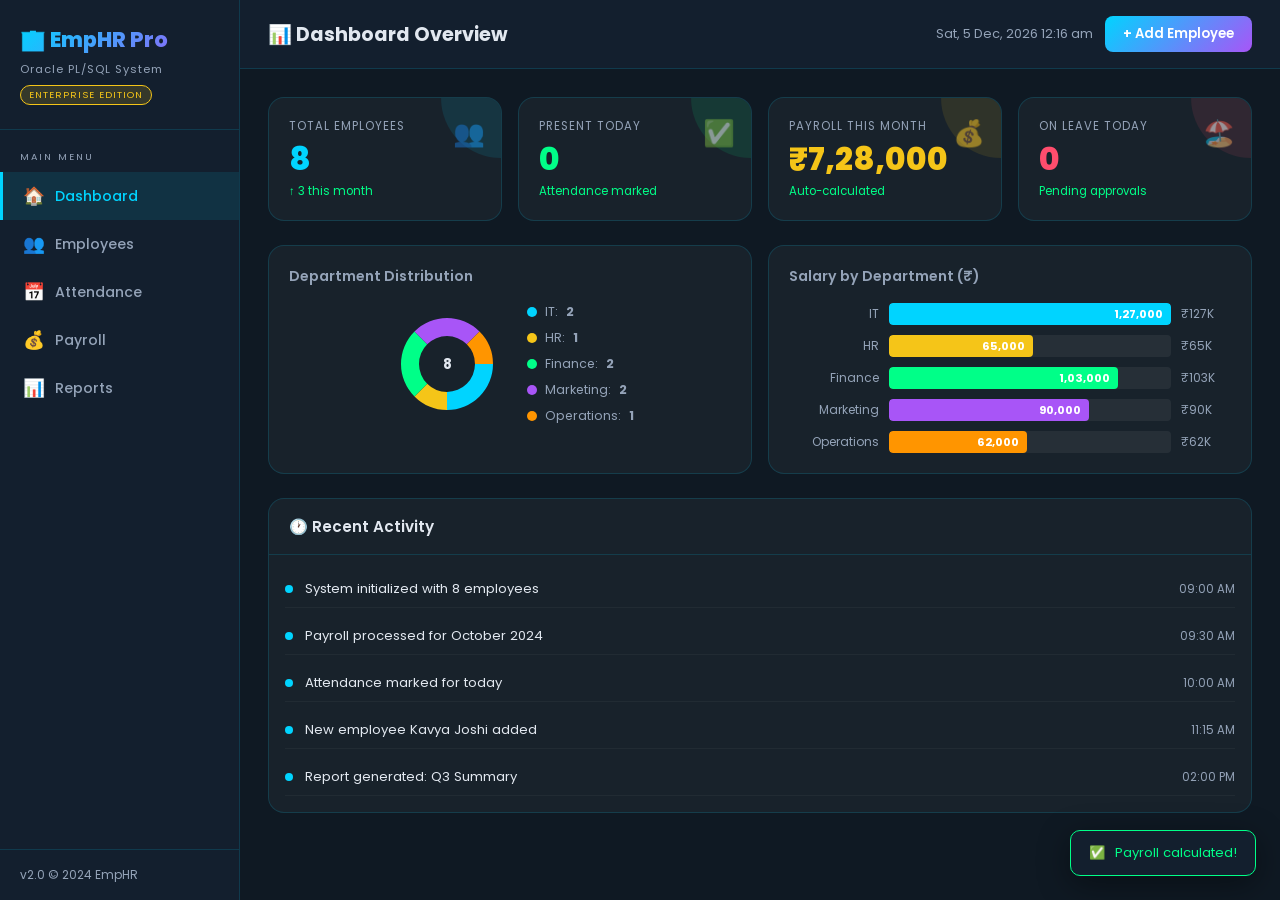
<file: 2-employee-management/index.html>
<!DOCTYPE html>
<html lang="en">
<head>
<meta charset="UTF-8"/>
<meta name="viewport" content="width=device-width, initial-scale=1.0"/>
<title>Employee Management System | PL/SQL Enterprise HR</title>
<link href="https://fonts.googleapis.com/css2?family=Poppins:wght@300;400;500;600;700;800&display=swap" rel="stylesheet"/>
<style>
:root{
  --bg:#0f1923;--bg2:#131f2e;--bg3:#1a2a3a;
  --blue:#00d4ff;--gold:#f5c518;--green:#00ff88;--red:#ff4d6d;--orange:#ff9500;--purple:#a855f7;
  --text:#e2e8f0;--text2:#94a3b8;--border:rgba(0,212,255,0.15);
  --card:rgba(255,255,255,0.04);--glass:rgba(0,212,255,0.06);
  --shadow:0 8px 32px rgba(0,0,0,0.4);
}
*{margin:0;padding:0;box-sizing:border-box}
body{font-family:'Poppins',sans-serif;background:var(--bg);color:var(--text);min-height:100vh;display:flex;overflow-x:hidden}

/* SIDEBAR */
.sidebar{width:240px;min-height:100vh;background:var(--bg2);border-right:1px solid var(--border);display:flex;flex-direction:column;position:fixed;top:0;left:0;z-index:100;transition:.3s}
.sidebar-logo{padding:24px 20px;border-bottom:1px solid var(--border)}
.sidebar-logo h2{font-size:1.3rem;font-weight:800;background:linear-gradient(135deg,var(--blue),var(--purple));-webkit-background-clip:text;-webkit-text-fill-color:transparent}
.sidebar-logo span{font-size:.7rem;color:var(--text2);letter-spacing:1px}
.sidebar-badge{display:inline-block;background:rgba(245,197,24,0.15);color:var(--gold);border:1px solid var(--gold);border-radius:20px;font-size:.6rem;padding:2px 8px;margin-top:4px;letter-spacing:1px}
.nav-section{padding:12px 0}
.nav-label{font-size:.6rem;color:var(--text2);letter-spacing:2px;text-transform:uppercase;padding:8px 20px}
.nav-item{display:flex;align-items:center;gap:12px;padding:11px 20px;cursor:pointer;transition:.2s;border-left:3px solid transparent;font-size:.88rem;color:var(--text2);font-weight:500}
.nav-item:hover{background:var(--glass);color:var(--text);border-left-color:var(--blue)}
.nav-item.active{background:rgba(0,212,255,0.1);color:var(--blue);border-left-color:var(--blue)}
.nav-item .icon{font-size:1.1rem;width:20px;text-align:center}
.sidebar-footer{margin-top:auto;padding:16px 20px;border-top:1px solid var(--border);font-size:.75rem;color:var(--text2)}

/* MAIN */
.main{margin-left:240px;flex:1;min-height:100vh;padding:0}
.topbar{background:var(--bg2);border-bottom:1px solid var(--border);padding:16px 28px;display:flex;align-items:center;justify-content:space-between;position:sticky;top:0;z-index:50}
.topbar h1{font-size:1.2rem;font-weight:700;color:var(--text)}
.topbar-right{display:flex;align-items:center;gap:12px}
.btn{padding:8px 18px;border-radius:8px;border:none;cursor:pointer;font-family:'Poppins',sans-serif;font-size:.82rem;font-weight:600;transition:.2s}
.btn-primary{background:linear-gradient(135deg,var(--blue),var(--purple));color:#fff}
.btn-primary:hover{opacity:.85;transform:translateY(-1px)}
.btn-ghost{background:transparent;border:1px solid var(--border);color:var(--text2)}
.btn-ghost:hover{border-color:var(--blue);color:var(--blue)}
.btn-danger{background:rgba(255,77,109,.15);border:1px solid var(--red);color:var(--red)}
.btn-success{background:rgba(0,255,136,.12);border:1px solid var(--green);color:var(--green)}
.btn-gold{background:rgba(245,197,24,.12);border:1px solid var(--gold);color:var(--gold)}

.content{padding:28px}

/* VIEWS */
.view{display:none}.view.active{display:block}

/* CARDS */
.stats-grid{display:grid;grid-template-columns:repeat(auto-fit,minmax(180px,1fr));gap:16px;margin-bottom:24px}
.stat-card{background:var(--card);border:1px solid var(--border);border-radius:16px;padding:20px;position:relative;overflow:hidden;transition:.3s}
.stat-card::before{content:'';position:absolute;top:0;right:0;width:60px;height:60px;border-radius:0 0 0 60px;opacity:.1}
.stat-card.blue::before{background:var(--blue)}
.stat-card.gold::before{background:var(--gold)}
.stat-card.green::before{background:var(--green)}
.stat-card.red::before{background:var(--red)}
.stat-label{font-size:.72rem;color:var(--text2);text-transform:uppercase;letter-spacing:1px;margin-bottom:8px}
.stat-value{font-size:2rem;font-weight:800;line-height:1}
.stat-card.blue .stat-value{color:var(--blue)}
.stat-card.gold .stat-value{color:var(--gold)}
.stat-card.green .stat-value{color:var(--green)}
.stat-card.red .stat-value{color:var(--red)}
.stat-trend{font-size:.72rem;margin-top:8px;color:var(--green)}
.stat-icon{position:absolute;top:16px;right:16px;font-size:1.6rem;opacity:.5}

/* TABLES */
.table-card{background:var(--card);border:1px solid var(--border);border-radius:16px;overflow:hidden}
.table-header{padding:16px 20px;display:flex;align-items:center;justify-content:space-between;border-bottom:1px solid var(--border)}
.table-header h3{font-size:.95rem;font-weight:600}
.search-bar{background:var(--bg3);border:1px solid var(--border);border-radius:8px;padding:8px 14px;color:var(--text);font-family:'Poppins',sans-serif;font-size:.82rem;outline:none;width:220px;transition:.2s}
.search-bar:focus{border-color:var(--blue)}
table{width:100%;border-collapse:collapse}
thead th{background:var(--bg3);padding:12px 16px;text-align:left;font-size:.75rem;color:var(--text2);text-transform:uppercase;letter-spacing:.5px;font-weight:600}
tbody tr{border-bottom:1px solid rgba(255,255,255,.04);transition:.2s}
tbody tr:hover{background:rgba(0,212,255,.04)}
tbody td{padding:12px 16px;font-size:.83rem}
.badge{display:inline-block;padding:3px 10px;border-radius:20px;font-size:.7rem;font-weight:600}
.badge-blue{background:rgba(0,212,255,.15);color:var(--blue)}
.badge-green{background:rgba(0,255,136,.12);color:var(--green)}
.badge-red{background:rgba(255,77,109,.12);color:var(--red)}
.badge-gold{background:rgba(245,197,24,.12);color:var(--gold)}
.badge-purple{background:rgba(168,85,247,.15);color:var(--purple)}
.badge-orange{background:rgba(255,149,0,.12);color:var(--orange)}
.action-btns{display:flex;gap:6px}
.action-btns button{padding:4px 10px;border-radius:6px;border:none;cursor:pointer;font-size:.7rem;font-weight:600;font-family:'Poppins',sans-serif;transition:.2s}

/* MODAL */
.modal-overlay{display:none;position:fixed;inset:0;background:rgba(0,0,0,.7);z-index:1000;align-items:center;justify-content:center;backdrop-filter:blur(4px)}
.modal-overlay.open{display:flex}
.modal{background:var(--bg2);border:1px solid var(--border);border-radius:20px;padding:28px;width:90%;max-width:640px;max-height:90vh;overflow-y:auto;animation:modalIn .3s ease}
@keyframes modalIn{from{opacity:0;transform:scale(.92)}to{opacity:1;transform:scale(1)}}
.modal h2{font-size:1.15rem;font-weight:700;margin-bottom:20px;background:linear-gradient(135deg,var(--blue),var(--purple));-webkit-background-clip:text;-webkit-text-fill-color:transparent}
.form-grid{display:grid;grid-template-columns:1fr 1fr;gap:14px}
.form-group{display:flex;flex-direction:column;gap:6px}
.form-group.full{grid-column:1/-1}
label{font-size:.75rem;color:var(--text2);font-weight:500;letter-spacing:.3px}
input,select,textarea{background:var(--bg3);border:1px solid var(--border);border-radius:8px;padding:9px 12px;color:var(--text);font-family:'Poppins',sans-serif;font-size:.83rem;outline:none;transition:.2s;width:100%}
input:focus,select:focus,textarea:focus{border-color:var(--blue);box-shadow:0 0 0 3px rgba(0,212,255,.1)}
select option{background:var(--bg2)}
.modal-actions{display:flex;justify-content:flex-end;gap:10px;margin-top:20px}

/* PAYSLIP */
.payslip{background:#fff;color:#111;padding:24px;border-radius:12px;font-size:.85rem}
.payslip h2{color:#1a237e;margin-bottom:4px}
.payslip table{width:100%;border-collapse:collapse;margin-top:12px}
.payslip table th{background:#e8eaf6;padding:8px;text-align:left}
.payslip table td{padding:8px;border-bottom:1px solid #eee}
.payslip .total-row td{font-weight:700;background:#f5f5f5}

/* CHARTS */
.charts-grid{display:grid;grid-template-columns:1fr 1fr;gap:16px;margin-bottom:24px}
.chart-card{background:var(--card);border:1px solid var(--border);border-radius:16px;padding:20px}
.chart-card h3{font-size:.88rem;font-weight:600;margin-bottom:16px;color:var(--text2)}
.bar-chart{display:flex;flex-direction:column;gap:10px}
.bar-row{display:flex;align-items:center;gap:10px}
.bar-label{font-size:.75rem;color:var(--text2);width:90px;text-align:right;flex-shrink:0}
.bar-track{flex:1;background:rgba(255,255,255,.06);border-radius:4px;height:22px;overflow:hidden}
.bar-fill{height:100%;border-radius:4px;display:flex;align-items:center;justify-content:flex-end;padding-right:8px;font-size:.7rem;font-weight:700;color:#fff;transition:width 1.2s cubic-bezier(.4,0,.2,1)}
.bar-val{font-size:.75rem;color:var(--text2);width:50px;flex-shrink:0}
.donut-wrap{display:flex;align-items:center;justify-content:center;gap:20px}
.donut-legend{display:flex;flex-direction:column;gap:8px}
.legend-item{display:flex;align-items:center;gap:8px;font-size:.78rem;color:var(--text2)}
.legend-dot{width:10px;height:10px;border-radius:50%}

/* ATTENDANCE */
.att-controls{display:flex;gap:12px;margin-bottom:16px;flex-wrap:wrap;align-items:center}
.att-grid{display:grid;grid-template-columns:repeat(auto-fill,minmax(280px,1fr));gap:12px}
.att-card{background:var(--card);border:1px solid var(--border);border-radius:12px;padding:14px;display:flex;align-items:center;justify-content:space-between}
.att-name{font-size:.85rem;font-weight:600}
.att-dept{font-size:.72rem;color:var(--text2)}
.att-btns{display:flex;gap:6px}
.att-btn{padding:5px 10px;border-radius:6px;border:none;cursor:pointer;font-size:.7rem;font-weight:600;font-family:'Poppins',sans-serif;transition:.2s}
.att-btn.present{background:rgba(0,255,136,.12);color:var(--green);border:1px solid var(--green)}
.att-btn.absent{background:rgba(255,77,109,.1);color:var(--red);border:1px solid var(--red)}
.att-btn.half{background:rgba(255,149,0,.1);color:var(--orange);border:1px solid var(--orange)}
.att-btn.leave{background:rgba(168,85,247,.1);color:var(--purple);border:1px solid var(--purple)}
.att-btn.selected{opacity:1;font-weight:700;transform:scale(1.05)}
.att-btn:not(.selected){opacity:.5}

/* REPORTS */
.report-section{background:var(--card);border:1px solid var(--border);border-radius:16px;padding:20px;margin-bottom:20px}
.report-section h3{margin-bottom:14px;font-size:.95rem;font-weight:700;color:var(--blue)}

/* TOAST */
.toast-wrap{position:fixed;bottom:24px;right:24px;z-index:9999;display:flex;flex-direction:column;gap:8px}
.toast{background:var(--bg2);border:1px solid var(--border);border-radius:10px;padding:12px 18px;font-size:.82rem;box-shadow:var(--shadow);animation:toastIn .3s ease;display:flex;align-items:center;gap:10px}
.toast.success{border-color:var(--green);color:var(--green)}
.toast.error{border-color:var(--red);color:var(--red)}
.toast.info{border-color:var(--blue);color:var(--blue)}
@keyframes toastIn{from{opacity:0;transform:translateX(30px)}to{opacity:1;transform:translateX(0)}}

/* AVATAR */
.avatar{width:34px;height:34px;border-radius:50%;display:flex;align-items:center;justify-content:center;font-size:.8rem;font-weight:700;flex-shrink:0}

/* DEPT COLORS */
.dept-IT{background:rgba(0,212,255,.2);color:var(--blue)}
.dept-HR{background:rgba(245,197,24,.2);color:var(--gold)}
.dept-Finance{background:rgba(0,255,136,.15);color:var(--green)}
.dept-Marketing{background:rgba(168,85,247,.2);color:var(--purple)}
.dept-Operations{background:rgba(255,149,0,.2);color:var(--orange)}

/* PAYROLL */
.payroll-controls{display:flex;gap:12px;align-items:center;margin-bottom:20px;flex-wrap:wrap}
.payroll-card{background:var(--card);border:1px solid var(--border);border-radius:16px;overflow:hidden;margin-bottom:24px}

.section-title{font-size:1.1rem;font-weight:700;margin-bottom:20px;color:var(--text)}

@keyframes fadeIn{from{opacity:0;transform:translateY(10px)}to{opacity:1;transform:translateY(0)}}
.view.active{animation:fadeIn .3s ease}

@media(max-width:768px){
  .sidebar{width:60px}
  .nav-item span,.sidebar-logo h2,.sidebar-logo span,.sidebar-badge,.nav-label,.sidebar-footer{display:none}
  .main{margin-left:60px}
  .form-grid{grid-template-columns:1fr}
  .charts-grid{grid-template-columns:1fr}
}
</style>
</head>
<body>

<!-- SIDEBAR -->
<aside class="sidebar">
  <div class="sidebar-logo">
    <h2>🏢 EmpHR Pro</h2>
    <div><span>Oracle PL/SQL System</span></div>
    <div class="sidebar-badge">ENTERPRISE EDITION</div>
  </div>
  <nav class="nav-section">
    <div class="nav-label">Main Menu</div>
    <div class="nav-item active" onclick="showView('dashboard',this)"><span class="icon">🏠</span><span>Dashboard</span></div>
    <div class="nav-item" onclick="showView('employees',this)"><span class="icon">👥</span><span>Employees</span></div>
    <div class="nav-item" onclick="showView('attendance',this)"><span class="icon">📅</span><span>Attendance</span></div>
    <div class="nav-item" onclick="showView('payroll',this)"><span class="icon">💰</span><span>Payroll</span></div>
    <div class="nav-item" onclick="showView('reports',this)"><span class="icon">📊</span><span>Reports</span></div>
  </nav>
  <div class="sidebar-footer">v2.0 &copy; 2024 EmpHR</div>
</aside>

<!-- MAIN -->
<div class="main">
  <div class="topbar">
    <h1 id="page-title">📊 Dashboard Overview</h1>
    <div class="topbar-right">
      <span style="font-size:.8rem;color:var(--text2)" id="clock"></span>
      <button class="btn btn-primary" onclick="openAddEmpModal()">+ Add Employee</button>
    </div>
  </div>
  <div class="content">

    <!-- DASHBOARD VIEW -->
    <div class="view active" id="view-dashboard">
      <div class="stats-grid">
        <div class="stat-card blue"><div class="stat-icon">👥</div><div class="stat-label">Total Employees</div><div class="stat-value" id="stat-total">0</div><div class="stat-trend">↑ 3 this month</div></div>
        <div class="stat-card green"><div class="stat-icon">✅</div><div class="stat-label">Present Today</div><div class="stat-value" id="stat-present">0</div><div class="stat-trend">Attendance marked</div></div>
        <div class="stat-card gold"><div class="stat-icon">💰</div><div class="stat-label">Payroll This Month</div><div class="stat-value" id="stat-payroll">₹0</div><div class="stat-trend">Auto-calculated</div></div>
        <div class="stat-card red"><div class="stat-icon">🏖️</div><div class="stat-label">On Leave Today</div><div class="stat-value" id="stat-leave">0</div><div class="stat-trend">Pending approvals</div></div>
      </div>

      <div class="charts-grid">
        <div class="chart-card">
          <h3>Department Distribution</h3>
          <div class="donut-wrap">
            <svg width="120" height="120" id="donut-svg" viewBox="0 0 120 120"></svg>
            <div class="donut-legend" id="donut-legend"></div>
          </div>
        </div>
        <div class="chart-card">
          <h3>Salary by Department (₹)</h3>
          <div class="bar-chart" id="dept-salary-chart"></div>
        </div>
      </div>

      <div class="table-card">
        <div class="table-header"><h3>🕐 Recent Activity</h3></div>
        <div id="activity-feed" style="padding:16px;display:flex;flex-direction:column;gap:10px"></div>
      </div>
    </div>

    <!-- EMPLOYEES VIEW -->
    <div class="view" id="view-employees">
      <div class="table-card">
        <div class="table-header">
          <h3>👥 All Employees</h3>
          <div style="display:flex;gap:10px;align-items:center">
            <input class="search-bar" placeholder="🔍 Search employees..." oninput="filterEmployees(this.value)" />
            <select class="search-bar" style="width:140px" onchange="filterByDept(this.value)">
              <option value="">All Departments</option>
              <option>IT</option><option>HR</option><option>Finance</option><option>Marketing</option><option>Operations</option>
            </select>
          </div>
        </div>
        <div style="overflow-x:auto">
          <table>
            <thead><tr><th>Employee</th><th>ID</th><th>Department</th><th>Designation</th><th>Basic Salary</th><th>Join Date</th><th>Status</th><th>Actions</th></tr></thead>
            <tbody id="emp-tbody"></tbody>
          </table>
        </div>
      </div>
    </div>

    <!-- ATTENDANCE VIEW -->
    <div class="view" id="view-attendance">
      <div class="section-title">📅 Attendance Management</div>
      <div class="att-controls">
        <input type="date" id="att-date" class="search-bar" style="width:180px"/>
        <button class="btn btn-primary" onclick="saveAttendance()">💾 Save Attendance</button>
        <button class="btn btn-ghost" onclick="markAll('Present')">✅ Mark All Present</button>
        <button class="btn btn-danger" onclick="markAll('Absent')">❌ Mark All Absent</button>
        <span style="font-size:.8rem;color:var(--text2)" id="att-summary"></span>
      </div>
      <div class="att-grid" id="att-grid"></div>
      <div style="margin-top:24px" class="table-card">
        <div class="table-header"><h3>📈 Attendance Summary (Current Month)</h3></div>
        <div style="overflow-x:auto"><table>
          <thead><tr><th>Employee</th><th>Department</th><th>Present</th><th>Absent</th><th>Half Day</th><th>Leave</th><th>Attendance %</th></tr></thead>
          <tbody id="att-summary-tbody"></tbody>
        </table></div>
      </div>
    </div>

    <!-- PAYROLL VIEW -->
    <div class="view" id="view-payroll">
      <div class="section-title">💰 Automated Payroll Calculator (PL/SQL Engine)</div>
      <div class="payroll-controls">
        <select id="pay-month" class="search-bar" style="width:140px">
          <option value="1">January</option><option value="2">February</option><option value="3">March</option>
          <option value="4">April</option><option value="5">May</option><option value="6">June</option>
          <option value="7">July</option><option value="8">August</option><option value="9">September</option>
          <option value="10">October</option><option value="11">November</option><option value="12">December</option>
        </select>
        <select id="pay-year" class="search-bar" style="width:100px"></select>
        <button class="btn btn-primary" onclick="calculatePayroll()">⚙️ Process Payroll</button>
        <button class="btn btn-gold" onclick="exportPayrollCSV()">📥 Export CSV</button>
      </div>
      <div class="payroll-card">
        <div style="overflow-x:auto"><table>
          <thead><tr><th>Employee</th><th>Basic</th><th>HRA</th><th>DA</th><th>Conv.</th><th>Gross</th><th>PF</th><th>ESI</th><th>Prof. Tax</th><th>TDS</th><th>Net Salary</th><th>Payslip</th></tr></thead>
          <tbody id="payroll-tbody"></tbody>
        </table></div>
      </div>
      <div id="payroll-total-strip" style="display:none;background:var(--card);border:1px solid var(--border);border-radius:12px;padding:16px;display:flex;gap:24px;flex-wrap:wrap"></div>
    </div>

    <!-- REPORTS VIEW -->
    <div class="view" id="view-reports">
      <div class="section-title">📊 HR Reports & Analytics</div>
      <div style="display:flex;gap:10px;margin-bottom:20px;flex-wrap:wrap">
        <button class="btn btn-primary" onclick="exportEmpCSV()">👥 Export Employee List</button>
        <button class="btn btn-gold" onclick="exportAttCSV()">📅 Export Attendance</button>
        <button class="btn btn-success" onclick="window.print()">🖨️ Print Report</button>
      </div>
      <div class="report-section">
        <h3>👥 Department-wise Employee Count</h3>
        <div class="bar-chart" id="report-dept-bar"></div>
      </div>
      <div class="report-section">
        <h3>💰 Department-wise Salary Budget</h3>
        <div class="bar-chart" id="report-salary-bar"></div>
      </div>
      <div class="report-section">
        <h3>📅 Monthly Attendance Overview</h3>
        <div style="overflow-x:auto"><table>
          <thead><tr><th>Employee</th><th>Department</th><th>Days Present</th><th>Attendance %</th><th>Status</th></tr></thead>
          <tbody id="report-att-tbody"></tbody>
        </table></div>
      </div>
    </div>

  </div><!-- /content -->
</div><!-- /main -->

<!-- ADD EMPLOYEE MODAL -->
<div class="modal-overlay" id="modal-emp">
  <div class="modal">
    <h2 id="modal-emp-title">➕ Add New Employee</h2>
    <div class="form-grid">
      <div class="form-group"><label>Full Name *</label><input id="f-name" placeholder="e.g. Priya Sharma"/></div>
      <div class="form-group"><label>Employee ID *</label><input id="f-id" placeholder="e.g. EMP-001"/></div>
      <div class="form-group"><label>Department *</label>
        <select id="f-dept"><option>IT</option><option>HR</option><option>Finance</option><option>Marketing</option><option>Operations</option></select>
      </div>
      <div class="form-group"><label>Designation *</label><input id="f-desg" placeholder="e.g. Software Engineer"/></div>
      <div class="form-group"><label>Basic Salary (₹) *</label><input id="f-salary" type="number" placeholder="50000"/></div>
      <div class="form-group"><label>Join Date</label><input id="f-join" type="date"/></div>
      <div class="form-group"><label>Email</label><input id="f-email" type="email" placeholder="name@company.com"/></div>
      <div class="form-group"><label>Phone</label><input id="f-phone" placeholder="+91 98765 43210"/></div>
      <div class="form-group full"><label>Status</label>
        <select id="f-status"><option>Active</option><option>On Leave</option><option>Probation</option><option>Resigned</option></select>
      </div>
    </div>
    <div class="modal-actions">
      <button class="btn btn-ghost" onclick="closeModal('modal-emp')">Cancel</button>
      <button class="btn btn-primary" onclick="saveEmployee()">💾 Save Employee</button>
    </div>
  </div>
</div>

<!-- PROFILE MODAL -->
<div class="modal-overlay" id="modal-profile">
  <div class="modal">
    <h2>👤 Employee Profile</h2>
    <div id="profile-content"></div>
    <div class="modal-actions"><button class="btn btn-ghost" onclick="closeModal('modal-profile')">Close</button></div>
  </div>
</div>

<!-- PAYSLIP MODAL -->
<div class="modal-overlay" id="modal-payslip">
  <div class="modal" style="max-width:500px">
    <h2>🧾 Pay Slip</h2>
    <div id="payslip-content"></div>
    <div class="modal-actions">
      <button class="btn btn-ghost" onclick="closeModal('modal-payslip')">Close</button>
      <button class="btn btn-primary" onclick="window.print()">🖨️ Print</button>
    </div>
  </div>
</div>

<!-- TOAST CONTAINER -->
<div class="toast-wrap" id="toast-wrap"></div>

<script>
// ==================== DATA ====================
const MONTHS = ['January','February','March','April','May','June','July','August','September','October','November','December'];
const DEPT_COLORS = {IT:'#00d4ff',HR:'#f5c518',Finance:'#00ff88',Marketing:'#a855f7',Operations:'#ff9500'};

// Seed data
const SEED = [
  {id:'EMP-001',name:'Aarav Mehta',dept:'IT',desg:'Senior Developer',salary:75000,join:'2022-03-15',email:'aarav@company.com',phone:'9876543210',status:'Active'},
  {id:'EMP-002',name:'Priya Sharma',dept:'HR',desg:'HR Manager',salary:65000,join:'2021-06-01',email:'priya@company.com',phone:'9876543211',status:'Active'},
  {id:'EMP-003',name:'Rohit Gupta',dept:'Finance',desg:'Finance Analyst',salary:58000,join:'2023-01-10',email:'rohit@company.com',phone:'9876543212',status:'Active'},
  {id:'EMP-004',name:'Sneha Patel',dept:'Marketing',desg:'Marketing Executive',salary:48000,join:'2023-07-20',email:'sneha@company.com',phone:'9876543213',status:'Active'},
  {id:'EMP-005',name:'Vikram Singh',dept:'Operations',desg:'Ops Lead',salary:62000,join:'2022-11-05',email:'vikram@company.com',phone:'9876543214',status:'Active'},
  {id:'EMP-006',name:'Deepa Nair',dept:'IT',desg:'QA Engineer',salary:52000,join:'2023-04-12',email:'deepa@company.com',phone:'9876543215',status:'Active'},
  {id:'EMP-007',name:'Arjun Rao',dept:'Finance',desg:'Accountant',salary:45000,join:'2022-08-30',email:'arjun@company.com',phone:'9876543216',status:'On Leave'},
  {id:'EMP-008',name:'Kavya Joshi',dept:'Marketing',desg:'Content Strategist',salary:42000,join:'2024-02-14',email:'kavya@company.com',phone:'9876543217',status:'Probation'},
];

function getEmployees(){return JSON.parse(localStorage.getItem('empsys_employees')||'null')||SEED}
function saveEmployees(d){localStorage.setItem('empsys_employees',JSON.stringify(d))}
function getAttendance(){return JSON.parse(localStorage.getItem('empsys_attendance')||'{}')}
function saveAttendanceData(d){localStorage.setItem('empsys_attendance',JSON.stringify(d))}
function getActivities(){return JSON.parse(localStorage.getItem('empsys_activity')||'[]')}
function addActivity(msg){const a=getActivities();a.unshift({msg,time:new Date().toLocaleTimeString()});localStorage.setItem('empsys_activity',JSON.stringify(a.slice(0,20)))}

let editingEmpId = null;

// ==================== INIT ====================
window.onload=()=>{
  if(!localStorage.getItem('empsys_employees')) saveEmployees(SEED);
  if(!getActivities().length) localStorage.setItem('empsys_activity',JSON.stringify([
    {msg:'System initialized with 8 employees',time:'09:00 AM'},
    {msg:'Payroll processed for October 2024',time:'09:30 AM'},
    {msg:'Attendance marked for today',time:'10:00 AM'},
    {msg:'New employee Kavya Joshi added',time:'11:15 AM'},
    {msg:'Report generated: Q3 Summary',time:'02:00 PM'},
  ]));
  const yr=document.getElementById('pay-year');
  for(let y=2022;y<=2025;y++){const o=document.createElement('option');o.value=y;o.text=y;yr.appendChild(o)}
  yr.value=2024;
  document.getElementById('pay-month').value=10;
  document.getElementById('att-date').value=new Date().toISOString().split('T')[0];
  updateClock();setInterval(updateClock,1000);
  refreshDashboard();renderAttendance();renderPayrollTable();
};

function updateClock(){
  const now=new Date();
  document.getElementById('clock').textContent=now.toLocaleDateString('en-IN',{weekday:'short',year:'numeric',month:'short',day:'numeric'})+' '+now.toLocaleTimeString('en-IN',{hour:'2-digit',minute:'2-digit'});
}

// ==================== VIEWS ====================
function showView(name,el){
  document.querySelectorAll('.view').forEach(v=>v.classList.remove('active'));
  document.querySelectorAll('.nav-item').forEach(n=>n.classList.remove('active'));
  document.getElementById('view-'+name).classList.add('active');
  el.classList.add('active');
  const titles={dashboard:'📊 Dashboard Overview',employees:'👥 Employee Directory',attendance:'📅 Attendance Tracker',payroll:'💰 Payroll Management',reports:'📊 HR Reports'};
  document.getElementById('page-title').textContent=titles[name];
  if(name==='employees') renderEmployeeTable();
  if(name==='attendance') renderAttendance();
  if(name==='reports') renderReports();
}

// ==================== DASHBOARD ====================
function refreshDashboard(){
  const emps=getEmployees();
  const att=getAttendance();
  const todayKey=new Date().toISOString().split('T')[0];
  const todayAtt=att[todayKey]||{};
  const present=Object.values(todayAtt).filter(s=>s==='Present').length;
  const onLeave=Object.values(todayAtt).filter(s=>s==='Leave').length;
  const totalPayroll=emps.reduce((s,e)=>s+calcGross(e.salary),0);
  animCount('stat-total',emps.length);
  animCount('stat-present',present);
  document.getElementById('stat-payroll').textContent='₹'+formatNum(totalPayroll);
  animCount('stat-leave',onLeave);
  renderDonut(emps);
  renderDeptSalaryChart(emps);
  renderActivityFeed();
}
function animCount(id,val){
  const el=document.getElementById(id);let c=0;
  const step=Math.ceil(val/30);
  const t=setInterval(()=>{c=Math.min(c+step,val);el.textContent=c;if(c>=val)clearInterval(t)},40);
}
function formatNum(n){return n.toLocaleString('en-IN')}
function calcGross(basic){return basic+Math.round(basic*.4)+Math.round(basic*.2)+1600}

function renderDonut(emps){
  const counts={};emps.forEach(e=>{counts[e.dept]=(counts[e.dept]||0)+1});
  const depts=Object.keys(counts);const total=emps.length;
  const svg=document.getElementById('donut-svg');svg.innerHTML='';
  const legend=document.getElementById('donut-legend');legend.innerHTML='';
  let angle=0;const cx=60,cy=60,r=46,ir=28;
  depts.forEach(dept=>{
    const pct=counts[dept]/total;const sweep=pct*2*Math.PI;
    const x1=cx+r*Math.cos(angle),y1=cy+r*Math.sin(angle);
    const x2=cx+r*Math.cos(angle+sweep),y2=cy+r*Math.sin(angle+sweep);
    const xi1=cx+ir*Math.cos(angle),yi1=cy+ir*Math.sin(angle);
    const xi2=cx+ir*Math.cos(angle+sweep),yi2=cy+ir*Math.sin(angle+sweep);
    const lg=sweep>Math.PI?1:0;
    const path=document.createElementNS('http://www.w3.org/2000/svg','path');
    path.setAttribute('d',`M${xi1},${yi1} L${x1},${y1} A${r},${r} 0 ${lg},1 ${x2},${y2} L${xi2},${yi2} A${ir},${ir} 0 ${lg},0 ${xi1},${yi1}`);
    path.setAttribute('fill',DEPT_COLORS[dept]);path.style.cursor='pointer';
    svg.appendChild(path);angle+=sweep;
    const li=document.createElement('div');li.className='legend-item';
    li.innerHTML=`<div class="legend-dot" style="background:${DEPT_COLORS[dept]}"></div>${dept}: <b>${counts[dept]}</b>`;
    legend.appendChild(li);
  });
  const center=document.createElementNS('http://www.w3.org/2000/svg','text');
  center.setAttribute('x',cx);center.setAttribute('y',cy+5);center.setAttribute('text-anchor','middle');
  center.setAttribute('fill','#e2e8f0');center.setAttribute('font-size','14');center.setAttribute('font-weight','700');
  center.textContent=total;svg.appendChild(center);
}

function renderDeptSalaryChart(emps){
  const totals={};emps.forEach(e=>{totals[e.dept]=(totals[e.dept]||0)+e.salary});
  const max=Math.max(...Object.values(totals));
  const c=document.getElementById('dept-salary-chart');c.innerHTML='';
  Object.entries(totals).forEach(([dept,val])=>{
    c.innerHTML+=`<div class="bar-row">
      <div class="bar-label">${dept}</div>
      <div class="bar-track"><div class="bar-fill" style="width:${(val/max*100).toFixed(1)}%;background:${DEPT_COLORS[dept]}">${formatNum(val)}</div></div>
      <div class="bar-val">₹${(val/1000).toFixed(0)}K</div>
    </div>`;
  });
}

function renderActivityFeed(){
  const acts=getActivities();const f=document.getElementById('activity-feed');f.innerHTML='';
  acts.slice(0,8).forEach(a=>{
    f.innerHTML+=`<div style="display:flex;align-items:center;gap:12px;padding:8px 0;border-bottom:1px solid rgba(255,255,255,.04)">
      <div style="width:8px;height:8px;border-radius:50%;background:var(--blue);flex-shrink:0"></div>
      <div style="flex:1;font-size:.82rem">${a.msg}</div>
      <div style="font-size:.72rem;color:var(--text2)">${a.time}</div>
    </div>`;
  });
}

// ==================== EMPLOYEES ====================
let filteredDept='',searchQ='';
function renderEmployeeTable(emps){
  emps=emps||getEmployees();
  if(searchQ)emps=emps.filter(e=>e.name.toLowerCase().includes(searchQ)||e.id.toLowerCase().includes(searchQ)||e.desg.toLowerCase().includes(searchQ));
  if(filteredDept)emps=emps.filter(e=>e.dept===filteredDept);
  const tb=document.getElementById('emp-tbody');tb.innerHTML='';
  emps.forEach(e=>{
    const init=e.name.split(' ').map(n=>n[0]).join('').slice(0,2).toUpperCase();
    const statusMap={'Active':'badge-green','On Leave':'badge-gold','Probation':'badge-blue','Resigned':'badge-red'};
    tb.innerHTML+=`<tr>
      <td><div style="display:flex;align-items:center;gap:10px">
        <div class="avatar dept-${e.dept}">${init}</div>
        <div><div style="font-weight:600">${e.name}</div><div style="font-size:.72rem;color:var(--text2)">${e.email}</div></div>
      </div></td>
      <td><span class="badge badge-blue">${e.id}</span></td>
      <td><span class="badge badge-${deptBadge(e.dept)}">${e.dept}</span></td>
      <td>${e.desg}</td>
      <td style="font-weight:600;color:var(--gold)">₹${formatNum(e.salary)}</td>
      <td style="color:var(--text2)">${e.join}</td>
      <td><span class="badge ${statusMap[e.status]||'badge-blue'}">${e.status}</span></td>
      <td><div class="action-btns">
        <button style="background:rgba(0,212,255,.15);color:var(--blue);border:1px solid var(--blue)" onclick="viewProfile('${e.id}')">👤</button>
        <button style="background:rgba(245,197,24,.12);color:var(--gold);border:1px solid var(--gold)" onclick="editEmployee('${e.id}')">✏️</button>
        <button style="background:rgba(255,77,109,.1);color:var(--red);border:1px solid var(--red)" onclick="deleteEmployee('${e.id}')">🗑️</button>
      </div></td>
    </tr>`;
  });
}
function deptBadge(d){return{IT:'blue',HR:'gold',Finance:'green',Marketing:'purple',Operations:'orange'}[d]||'blue'}
function filterEmployees(q){searchQ=q.toLowerCase();renderEmployeeTable()}
function filterByDept(d){filteredDept=d;renderEmployeeTable()}
function viewProfile(id){
  const e=getEmployees().find(x=>x.id===id);if(!e)return;
  const init=e.name.split(' ').map(n=>n[0]).join('').slice(0,2).toUpperCase();
  const gross=calcGross(e.salary);
  document.getElementById('profile-content').innerHTML=`
    <div style="display:flex;align-items:center;gap:16px;margin-bottom:20px">
      <div class="avatar dept-${e.dept}" style="width:64px;height:64px;font-size:1.4rem">${init}</div>
      <div><div style="font-size:1.2rem;font-weight:700">${e.name}</div>
      <div style="color:var(--text2)">${e.desg} · ${e.dept}</div>
      <div style="color:var(--text2);font-size:.8rem">${e.id}</div></div>
    </div>
    <div class="form-grid" style="gap:10px">
      ${profileRow('📧 Email',e.email)}${profileRow('📱 Phone',e.phone)}
      ${profileRow('📅 Join Date',e.join)}${profileRow('🔖 Status',e.status)}
      ${profileRow('💰 Basic',`₹${formatNum(e.salary)}`)}${profileRow('💵 Gross',`₹${formatNum(gross)}`)}
    </div>`;
  openModal('modal-profile');
}
function profileRow(label,val){return`<div style="background:var(--bg3);border-radius:8px;padding:10px"><div style="font-size:.7rem;color:var(--text2)">${label}</div><div style="font-weight:600;margin-top:2px">${val}</div></div>`}
function openAddEmpModal(){
  editingEmpId=null;
  document.getElementById('modal-emp-title').textContent='➕ Add New Employee';
  ['name','id','desg','salary','email','phone'].forEach(f=>document.getElementById('f-'+f).value='');
  document.getElementById('f-join').value=new Date().toISOString().split('T')[0];
  openModal('modal-emp');
}
function editEmployee(id){
  const e=getEmployees().find(x=>x.id===id);if(!e)return;
  editingEmpId=id;
  document.getElementById('modal-emp-title').textContent='✏️ Edit Employee';
  document.getElementById('f-name').value=e.name;
  document.getElementById('f-id').value=e.id;
  document.getElementById('f-dept').value=e.dept;
  document.getElementById('f-desg').value=e.desg;
  document.getElementById('f-salary').value=e.salary;
  document.getElementById('f-join').value=e.join;
  document.getElementById('f-email').value=e.email;
  document.getElementById('f-phone').value=e.phone;
  document.getElementById('f-status').value=e.status;
  openModal('modal-emp');
}
function saveEmployee(){
  const name=document.getElementById('f-name').value.trim();
  const eid=document.getElementById('f-id').value.trim();
  const salary=parseInt(document.getElementById('f-salary').value);
  if(!name||!eid||!salary){toast('Please fill required fields','error');return}
  const emps=getEmployees();
  const emp={id:eid,name,dept:document.getElementById('f-dept').value,desg:document.getElementById('f-desg').value,salary,join:document.getElementById('f-join').value,email:document.getElementById('f-email').value,phone:document.getElementById('f-phone').value,status:document.getElementById('f-status').value};
  if(editingEmpId){
    const idx=emps.findIndex(e=>e.id===editingEmpId);if(idx>=0)emps[idx]=emp;
    addActivity(`Employee ${name} updated`);toast('Employee updated!','success');
  }else{
    if(emps.find(e=>e.id===eid)){toast('Employee ID already exists','error');return}
    emps.push(emp);addActivity(`New employee ${name} added`);toast('Employee added!','success');
  }
  saveEmployees(emps);closeModal('modal-emp');renderEmployeeTable();refreshDashboard();
}
function deleteEmployee(id){
  if(!confirm('Delete this employee?'))return;
  const emps=getEmployees().filter(e=>e.id!==id);saveEmployees(emps);
  addActivity('Employee deleted');toast('Employee removed','info');renderEmployeeTable();refreshDashboard();
}

// ==================== ATTENDANCE ====================
let attStatus={};
function renderAttendance(){
  const emps=getEmployees();const grid=document.getElementById('att-grid');grid.innerHTML='';
  const date=document.getElementById('att-date').value;
  const att=getAttendance();attStatus=att[date]||{};
  emps.forEach(e=>{
    const s=attStatus[e.id]||'';
    grid.innerHTML+=`<div class="att-card" id="attcard-${e.id}">
      <div><div class="att-name">${e.name}</div><div class="att-dept">${e.dept} · ${e.desg}</div></div>
      <div class="att-btns">
        ${['Present','Absent','Half','Leave'].map(st=>`<button class="att-btn ${st.toLowerCase()} ${s===st?'selected':''}" onclick="setAtt('${e.id}','${st}')">${st==='Present'?'✅':st==='Absent'?'❌':st==='Half'?'½':'🏖️'}</button>`).join('')}
      </div>
    </div>`;
  });
  updateAttSummary();renderAttSummaryTable();
}
function setAtt(eid,status){
  attStatus[eid]=status;
  document.querySelectorAll(`#attcard-${eid} .att-btn`).forEach(b=>{
    b.classList.toggle('selected',b.textContent.includes(status==='Present'?'✅':status==='Absent'?'❌':status==='Half'?'½':'🏖️'));
  });
  updateAttSummary();
}
function markAll(status){
  getEmployees().forEach(e=>setAtt(e.id,status));
  document.querySelectorAll('.att-btn').forEach(b=>{
    const match=status==='Present'?'✅':status==='Absent'?'❌':status==='Half'?'½':'🏖️';
    b.classList.toggle('selected',b.textContent.includes(match));
  });
}
function updateAttSummary(){
  const vals=Object.values(attStatus);
  const p=vals.filter(s=>s==='Present').length,ab=vals.filter(s=>s==='Absent').length,h=vals.filter(s=>s==='Half').length,l=vals.filter(s=>s==='Leave').length;
  document.getElementById('att-summary').textContent=`✅ ${p} Present · ❌ ${ab} Absent · ½ ${h} Half Day · 🏖️ ${l} Leave`;
}
function saveAttendance(){
  const date=document.getElementById('att-date').value;
  const att=getAttendance();att[date]=attStatus;saveAttendanceData(att);
  addActivity(`Attendance saved for ${date}`);toast('Attendance saved!','success');renderAttSummaryTable();refreshDashboard();
}
function renderAttSummaryTable(){
  const emps=getEmployees();const att=getAttendance();
  const now=new Date();const month=now.getMonth();const year=now.getFullYear();
  const tb=document.getElementById('att-summary-tbody');tb.innerHTML='';
  emps.forEach(e=>{
    let p=0,ab=0,h=0,l=0,total=0;
    Object.entries(att).forEach(([date,data])=>{
      const d=new Date(date);if(d.getMonth()===month&&d.getFullYear()===year){
        total++;const s=data[e.id]||'';
        if(s==='Present')p++;else if(s==='Absent')ab++;else if(s==='Half')h++;else if(s==='Leave')l++;
      }
    });
    const pct=total?Math.round((p+h*.5)/total*100):0;
    const color=pct>=80?'var(--green)':pct>=60?'var(--gold)':'var(--red)';
    tb.innerHTML+=`<tr><td><b>${e.name}</b></td><td>${e.dept}</td><td style="color:var(--green)">${p}</td><td style="color:var(--red)">${ab}</td><td style="color:var(--orange)">${h}</td><td style="color:var(--purple)">${l}</td><td style="color:${color};font-weight:700">${pct}%</td></tr>`;
  });
}

// ==================== PAYROLL ====================
function calculatePayroll(){
  const emps=getEmployees();const att=getAttendance();
  const month=parseInt(document.getElementById('pay-month').value);
  const year=parseInt(document.getElementById('pay-year').value);
  const daysInMonth=new Date(year,month,0).getDate();
  const tb=document.getElementById('payroll-tbody');tb.innerHTML='';
  let totalGross=0,totalNet=0,totalPF=0;
  emps.forEach(e=>{
    const basic=e.salary;
    const hra=Math.round(basic*.4);const da=Math.round(basic*.2);const conv=1600;
    const gross=basic+hra+da+conv;
    // Attendance deduction
    let presentDays=daysInMonth;
    Object.entries(att).forEach(([date,data])=>{
      const d=new Date(date);if(d.getMonth()===month-1&&d.getFullYear()===year){
        const s=data[e.id]||'Present';
        if(s==='Absent')presentDays--;else if(s==='Half')presentDays-=.5;
      }
    });
    const dayRate=basic/daysInMonth;const basicAdj=Math.round(dayRate*presentDays);
    const pf=Math.round(basicAdj*.12);
    const esi=gross<21000?Math.round(gross*.0075):0;
    const pt=gross>15000?200:0;
    const tds=gross>50000?Math.round((gross-50000)*.05):0;
    const totalDed=pf+esi+pt+tds;
    const net=gross-totalDed;
    totalGross+=gross;totalNet+=net;totalPF+=pf;
    tb.innerHTML+=`<tr>
      <td><b>${e.name}</b><br><span style="font-size:.7rem;color:var(--text2)">${e.dept}</span></td>
      <td>₹${formatNum(basic)}</td><td>₹${formatNum(hra)}</td><td>₹${formatNum(da)}</td><td>₹${formatNum(conv)}</td>
      <td style="color:var(--gold);font-weight:600">₹${formatNum(gross)}</td>
      <td style="color:var(--red)">₹${formatNum(pf)}</td><td style="color:var(--red)">₹${formatNum(esi)}</td>
      <td style="color:var(--red)">₹${formatNum(pt)}</td><td style="color:var(--red)">₹${formatNum(tds)}</td>
      <td style="color:var(--green);font-weight:700;font-size:.95rem">₹${formatNum(net)}</td>
      <td><button style="background:rgba(0,212,255,.15);color:var(--blue);border:1px solid var(--blue);padding:4px 8px;border-radius:6px;cursor:pointer;font-size:.7rem" onclick="viewPayslip('${e.id}',${basic},${hra},${da},${conv},${gross},${pf},${esi},${pt},${tds},${net},'${MONTHS[month-1]} ${year}')">View</button></td>
    </tr>`;
  });
  const strip=document.getElementById('payroll-total-strip');
  strip.style.display='flex';
  strip.innerHTML=`
    <div><div style="font-size:.7rem;color:var(--text2)">Total Gross Payroll</div><div style="font-size:1.4rem;font-weight:800;color:var(--gold)">₹${formatNum(totalGross)}</div></div>
    <div><div style="font-size:.7rem;color:var(--text2)">Total Net Payroll</div><div style="font-size:1.4rem;font-weight:800;color:var(--green)">₹${formatNum(totalNet)}</div></div>
    <div><div style="font-size:.7rem;color:var(--text2)">Total PF Contribution</div><div style="font-size:1.4rem;font-weight:800;color:var(--blue)">₹${formatNum(totalPF)}</div></div>
    <div><div style="font-size:.7rem;color:var(--text2)">Employees Processed</div><div style="font-size:1.4rem;font-weight:800;color:var(--purple)">${emps.length}</div></div>`;
  addActivity(`Payroll processed: ${MONTHS[month-1]} ${year}`);toast('Payroll calculated!','success');
}
function renderPayrollTable(){calculatePayroll()}
function viewPayslip(eid,basic,hra,da,conv,gross,pf,esi,pt,tds,net,period){
  const e=getEmployees().find(x=>x.id===eid);if(!e)return;
  document.getElementById('payslip-content').innerHTML=`
    <div class="payslip">
      <div style="display:flex;justify-content:space-between;margin-bottom:12px">
        <div><h2>🏢 EmpHR Pro Systems</h2><div style="font-size:.8rem;color:#555">Pay Slip for ${period}</div></div>
        <div style="text-align:right;font-size:.8rem"><div><b>Employee ID:</b> ${eid}</div><div><b>Department:</b> ${e.dept}</div></div>
      </div>
      <div style="background:#f5f5f5;padding:10px;border-radius:6px;margin-bottom:10px;font-size:.8rem">
        <b>Name:</b> ${e.name} | <b>Designation:</b> ${e.desg} | <b>Email:</b> ${e.email}
      </div>
      <table><thead><tr><th>Earnings</th><th>Amount (₹)</th><th>Deductions</th><th>Amount (₹)</th></tr></thead>
      <tbody>
        <tr><td>Basic Salary</td><td>${formatNum(basic)}</td><td>Provident Fund (12%)</td><td>${formatNum(pf)}</td></tr>
        <tr><td>HRA (40%)</td><td>${formatNum(hra)}</td><td>ESI (0.75%)</td><td>${formatNum(esi)}</td></tr>
        <tr><td>DA (20%)</td><td>${formatNum(da)}</td><td>Professional Tax</td><td>${formatNum(pt)}</td></tr>
        <tr><td>Conveyance</td><td>${formatNum(conv)}</td><td>TDS</td><td>${formatNum(tds)}</td></tr>
        <tr class="total-row"><td><b>Gross Salary</b></td><td><b>${formatNum(gross)}</b></td><td><b>Total Deductions</b></td><td><b>${formatNum(pf+esi+pt+tds)}</b></td></tr>
      </tbody></table>
      <div style="background:#e8f5e9;padding:12px;border-radius:6px;margin-top:12px;text-align:center">
        <b style="font-size:1.1rem">Net Salary: ₹${formatNum(net)}</b>
      </div>
      <div style="margin-top:12px;font-size:.72rem;color:#888">This is a computer-generated payslip and does not require signature.</div>
    </div>`;
  openModal('modal-payslip');
}

// ==================== REPORTS ====================
function renderReports(){
  const emps=getEmployees();const att=getAttendance();
  const counts={};const salaries={};
  emps.forEach(e=>{counts[e.dept]=(counts[e.dept]||0)+1;salaries[e.dept]=(salaries[e.dept]||0)+e.salary});
  const maxC=Math.max(...Object.values(counts));
  const maxS=Math.max(...Object.values(salaries));
  const dBar=document.getElementById('report-dept-bar');dBar.innerHTML='';
  Object.entries(counts).forEach(([d,c])=>{
    dBar.innerHTML+=`<div class="bar-row"><div class="bar-label">${d}</div><div class="bar-track"><div class="bar-fill" style="width:${c/maxC*100}%;background:${DEPT_COLORS[d]}">${c} employees</div></div><div class="bar-val">${c}</div></div>`;
  });
  const sBar=document.getElementById('report-salary-bar');sBar.innerHTML='';
  Object.entries(salaries).forEach(([d,s])=>{
    sBar.innerHTML+=`<div class="bar-row"><div class="bar-label">${d}</div><div class="bar-track"><div class="bar-fill" style="width:${s/maxS*100}%;background:${DEPT_COLORS[d]}">₹${formatNum(s)}</div></div><div class="bar-val">₹${(s/1000).toFixed(0)}K</div></div>`;
  });
  const now=new Date();const month=now.getMonth();const year=now.getFullYear();
  const tb=document.getElementById('report-att-tbody');tb.innerHTML='';
  emps.forEach(e=>{
    let p=0,total=0;
    Object.entries(att).forEach(([date,data])=>{
      const d=new Date(date);if(d.getMonth()===month&&d.getFullYear()===year){total++;if(data[e.id]==='Present')p++;}
    });
    const pct=total?Math.round(p/total*100):0;
    const color=pct>=80?'var(--green)':pct>=60?'var(--gold)':'var(--red)';
    const status=pct>=80?'Good':pct>=60?'Average':'Poor';
    tb.innerHTML+=`<tr><td><b>${e.name}</b></td><td>${e.dept}</td><td>${p}/${total||'—'}</td><td style="color:${color};font-weight:700">${pct||'—'}%</td><td><span class="badge" style="background:${color}22;color:${color}">${status}</span></td></tr>`;
  });
}

// ==================== CSV EXPORT ====================
function exportEmpCSV(){
  const emps=getEmployees();
  const rows=[['ID','Name','Department','Designation','Basic Salary','Join Date','Status'],...emps.map(e=>[e.id,e.name,e.dept,e.desg,e.salary,e.join,e.status])];
  downloadCSV(rows,'employees.csv');toast('Employee list exported!','success');
}
function exportAttCSV(){
  const att=getAttendance();const emps=getEmployees();
  const rows=[['Date',...emps.map(e=>e.name)]];
  Object.entries(att).forEach(([date,data])=>{rows.push([date,...emps.map(e=>data[e.id]||'—')])});
  downloadCSV(rows,'attendance.csv');toast('Attendance exported!','success');
}
function exportPayrollCSV(){toast('Processing payroll export...','info')}
function downloadCSV(rows,filename){
  const csv=rows.map(r=>r.join(',')).join('\n');
  const a=document.createElement('a');a.href='data:text/csv;charset=utf-8,'+encodeURIComponent(csv);a.download=filename;a.click();
}

// ==================== MODAL ====================
function openModal(id){document.getElementById(id).classList.add('open')}
function closeModal(id){document.getElementById(id).classList.remove('open')}
document.querySelectorAll('.modal-overlay').forEach(m=>m.addEventListener('click',e=>{if(e.target===m)m.classList.remove('open')}));

// ==================== TOAST ====================
function toast(msg,type='info'){
  const w=document.getElementById('toast-wrap');
  const t=document.createElement('div');t.className=`toast ${type}`;
  const icons={success:'✅',error:'❌',info:'ℹ️'};
  t.innerHTML=`<span>${icons[type]||'ℹ️'}</span><span>${msg}</span>`;
  w.appendChild(t);setTimeout(()=>t.remove(),3000);
}
</script>
</body>
</html>
</file>
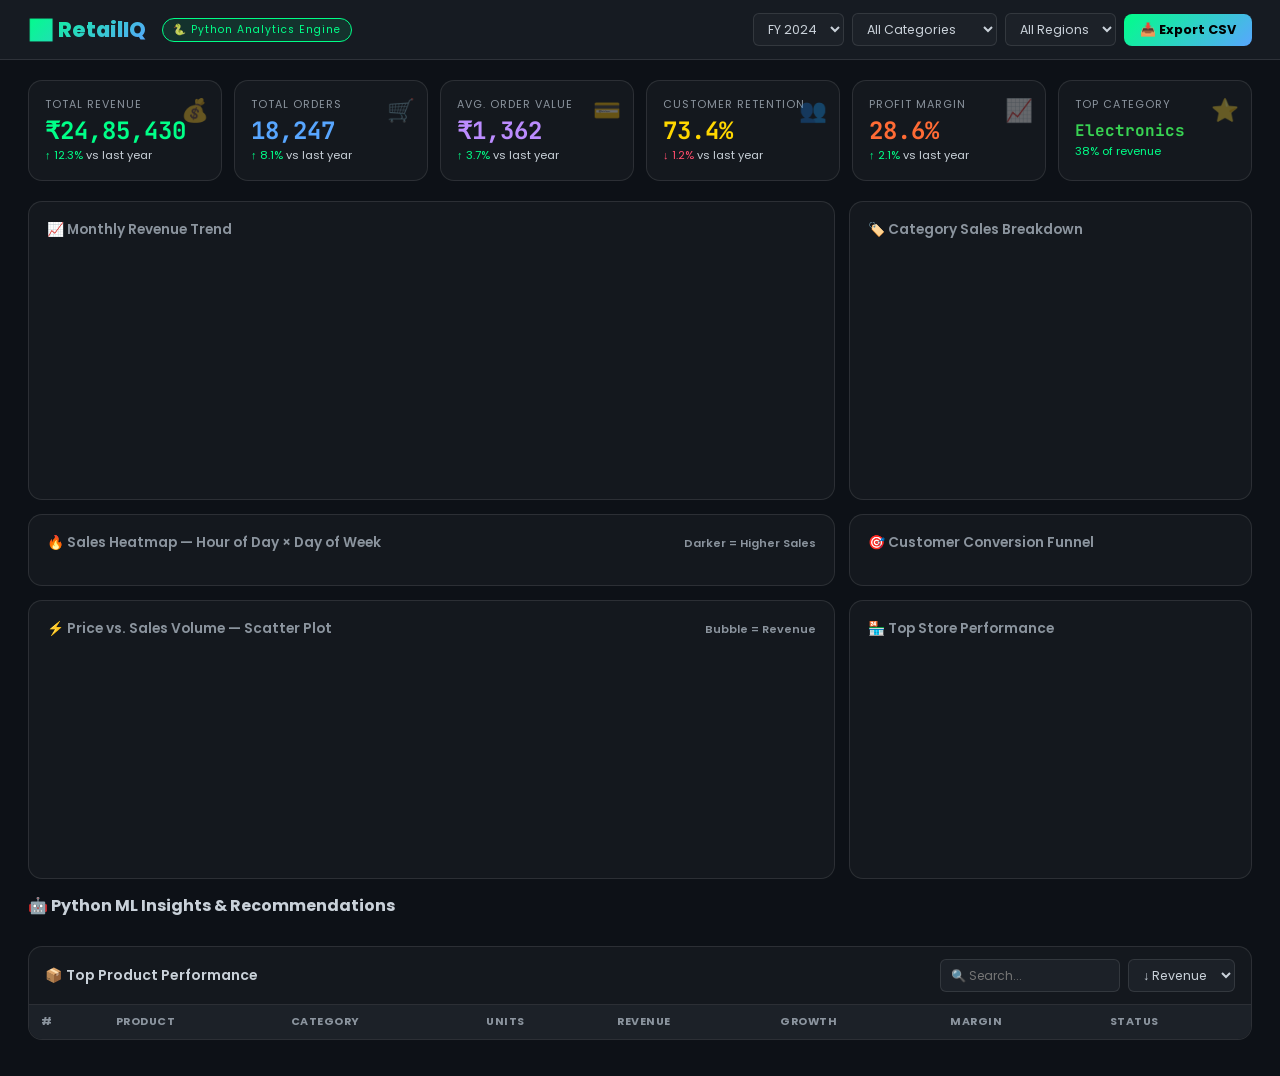
<file: 3-retail-dashboard/index.html>
<!DOCTYPE html>
<html lang="en">
<head>
<meta charset="UTF-8"/>
<meta name="viewport" content="width=device-width, initial-scale=1.0"/>
<title>RetailIQ — Sales Intelligence Dashboard</title>
<link href="https://fonts.googleapis.com/css2?family=Poppins:wght@300;400;500;600;700;800&family=JetBrains+Mono:wght@400;600&display=swap" rel="stylesheet"/>
<style>
:root{
  --bg:#0d1117;--bg2:#161b22;--bg3:#1c2128;
  --green:#00ff88;--orange:#ff6b35;--blue:#58a6ff;--purple:#bc8cff;
  --yellow:#ffd700;--red:#ff4d6d;--teal:#39d353;
  --text:#c9d1d9;--text2:#8b949e;--border:rgba(255,255,255,.1);
  --card:rgba(255,255,255,.03);
}
*{margin:0;padding:0;box-sizing:border-box}
body{font-family:'Poppins',sans-serif;background:var(--bg);color:var(--text);min-height:100vh}
.header{background:var(--bg2);border-bottom:1px solid var(--border);padding:0 28px;display:flex;align-items:center;gap:16px;height:60px;position:sticky;top:0;z-index:100}
.logo{font-size:1.3rem;font-weight:800;background:linear-gradient(135deg,var(--green),var(--blue));-webkit-background-clip:text;-webkit-text-fill-color:transparent;white-space:nowrap}
.py-badge{background:rgba(0,255,136,.1);border:1px solid var(--green);color:var(--green);font-size:.65rem;padding:3px 10px;border-radius:20px;letter-spacing:1px;white-space:nowrap}
.header-spacer{flex:1}
.filter-bar{display:flex;align-items:center;gap:8px;flex-wrap:wrap}
select.flt{background:var(--bg3);border:1px solid var(--border);border-radius:6px;padding:6px 10px;color:var(--text);font-family:'Poppins',sans-serif;font-size:.78rem;outline:none;cursor:pointer}
.btn-export{background:linear-gradient(135deg,var(--green),var(--blue));color:#000;border:none;padding:7px 16px;border-radius:8px;font-family:'Poppins',sans-serif;font-size:.8rem;font-weight:700;cursor:pointer}
.container{padding:20px 28px;max-width:1600px;margin:0 auto}
.kpi-grid{display:grid;grid-template-columns:repeat(auto-fit,minmax(185px,1fr));gap:12px;margin-bottom:20px}
.kpi{background:var(--card);border:1px solid var(--border);border-radius:14px;padding:16px;position:relative;overflow:hidden;transition:.2s}
.kpi:hover{border-color:rgba(0,255,136,.3);transform:translateY(-2px)}
.kpi-label{font-size:.68rem;color:var(--text2);text-transform:uppercase;letter-spacing:1px;margin-bottom:6px}
.kpi-value{font-family:'JetBrains Mono',monospace;font-size:1.5rem;font-weight:700;line-height:1;margin-bottom:4px}
.kpi-trend{font-size:.7rem}.trend-up{color:var(--green)}.trend-down{color:var(--red)}
.kpi-icon{position:absolute;top:12px;right:12px;font-size:1.4rem;opacity:.35}
.charts-row{display:grid;grid-template-columns:2fr 1fr;gap:14px;margin-bottom:14px}
.charts-row-3{display:grid;grid-template-columns:1fr 1fr 1fr;gap:14px;margin-bottom:14px}
.chart-card{background:var(--card);border:1px solid var(--border);border-radius:14px;padding:18px}
.chart-title{font-size:.86rem;font-weight:600;margin-bottom:14px;color:var(--text2);display:flex;align-items:center;justify-content:space-between}
.chart-title .sub{font-size:.7rem;color:var(--text2)}
.chart-svg{width:100%;overflow:visible}
.bar-h{display:flex;flex-direction:column;gap:9px}
.bar-h-row{display:flex;align-items:center;gap:8px}
.bar-h-label{font-size:.68rem;color:var(--text2);width:90px;text-align:right;flex-shrink:0}
.bar-h-track{flex:1;background:rgba(255,255,255,.06);border-radius:4px;height:20px;overflow:hidden}
.bar-h-fill{height:100%;border-radius:4px;transition:width 1.2s cubic-bezier(.4,0,.2,1);display:flex;align-items:center;padding:0 6px;font-size:.65rem;font-weight:700;color:#000;font-family:'JetBrains Mono',monospace}
.bar-h-val{font-size:.7rem;color:var(--text2);font-family:'JetBrains Mono',monospace;width:50px}
.funnel{display:flex;flex-direction:column;gap:6px}
.funnel-row{display:flex;align-items:center;gap:8px}
.funnel-label{font-size:.66rem;color:var(--text2);width:100px;flex-shrink:0}
.insights-grid{display:grid;grid-template-columns:repeat(auto-fit,minmax(260px,1fr));gap:12px;margin-bottom:16px}
.insight-card{background:var(--card);border:1px solid var(--border);border-radius:12px;padding:14px}
.insight-tag{font-size:.62rem;font-weight:700;text-transform:uppercase;letter-spacing:1px;margin-bottom:6px}
.insight-text{font-size:.8rem;line-height:1.5}
.insight-card.green{border-color:rgba(0,255,136,.3)}.insight-card.green .insight-tag{color:var(--green)}
.insight-card.orange{border-color:rgba(255,107,53,.3)}.insight-card.orange .insight-tag{color:var(--orange)}
.insight-card.blue{border-color:rgba(88,166,255,.3)}.insight-card.blue .insight-tag{color:var(--blue)}
.insight-card.red{border-color:rgba(255,77,109,.3)}.insight-card.red .insight-tag{color:var(--red)}
.data-table-wrap{background:var(--card);border:1px solid var(--border);border-radius:14px;overflow:hidden;margin-bottom:16px}
.table-toolbar{padding:12px 16px;display:flex;align-items:center;justify-content:space-between;border-bottom:1px solid var(--border)}
.table-toolbar h3{font-size:.88rem;font-weight:600}
table{width:100%;border-collapse:collapse}
thead th{background:var(--bg3);padding:9px 12px;text-align:left;font-size:.68rem;color:var(--text2);text-transform:uppercase;letter-spacing:.5px;cursor:pointer}
thead th:hover{color:var(--green)}
tbody tr{border-bottom:1px solid rgba(255,255,255,.04);transition:.15s}
tbody tr:hover{background:rgba(0,255,136,.03)}
tbody td{padding:9px 12px;font-size:.78rem}
.badge{display:inline-block;padding:2px 7px;border-radius:10px;font-size:.62rem;font-weight:700}
.hm-wrap{overflow-x:auto}
.hm{display:grid;gap:2px}
.hm-cell{width:16px;height:16px;border-radius:2px;cursor:pointer;display:inline-block}
.tooltip-box{position:fixed;background:var(--bg2);border:1px solid var(--border);border-radius:8px;padding:8px 12px;font-size:.73rem;pointer-events:none;z-index:9999;display:none;line-height:1.6;box-shadow:0 8px 32px rgba(0,0,0,.5)}
@keyframes fadeSlide{from{opacity:0;transform:translateY(8px)}to{opacity:1;transform:translateY(0)}}
.container>*{animation:fadeSlide .35s ease both}
@media(max-width:900px){.charts-row,.charts-row-3{grid-template-columns:1fr}.header{flex-wrap:wrap;height:auto;padding:10px 16px}.filter-bar{order:3;width:100%}}
</style>
</head>
<body>
<header class="header">
  <div class="logo">📊 RetailIQ</div>
  <div class="py-badge">🐍 Python Analytics Engine</div>
  <div class="header-spacer"></div>
  <div class="filter-bar">
    <select class="flt" id="flt-year" onchange="updateAll()"><option value="2024">FY 2024</option><option value="2023">FY 2023</option></select>
    <select class="flt" id="flt-cat" onchange="updateAll()"><option value="all">All Categories</option><option>Electronics</option><option>Clothing</option><option>Food</option><option>Home &amp; Garden</option><option>Sports</option></select>
    <select class="flt" id="flt-region" onchange="updateAll()"><option value="all">All Regions</option><option>North</option><option>South</option><option>East</option><option>West</option></select>
    <button class="btn-export" onclick="exportCSV()">📥 Export CSV</button>
  </div>
</header>
<div class="container">
  <div class="kpi-grid">
    <div class="kpi"><div class="kpi-icon">💰</div><div class="kpi-label">Total Revenue</div><div class="kpi-value" id="k-rev" style="color:var(--green)">₹24,85,430</div><div class="kpi-trend"><span class="trend-up">↑ 12.3%</span> vs last year</div></div>
    <div class="kpi"><div class="kpi-icon">🛒</div><div class="kpi-label">Total Orders</div><div class="kpi-value" id="k-ord" style="color:var(--blue)">18,247</div><div class="kpi-trend"><span class="trend-up">↑ 8.1%</span> vs last year</div></div>
    <div class="kpi"><div class="kpi-icon">💳</div><div class="kpi-label">Avg. Order Value</div><div class="kpi-value" id="k-aov" style="color:var(--purple)">₹1,362</div><div class="kpi-trend"><span class="trend-up">↑ 3.7%</span> vs last year</div></div>
    <div class="kpi"><div class="kpi-icon">👥</div><div class="kpi-label">Customer Retention</div><div class="kpi-value" style="color:var(--yellow)">73.4%</div><div class="kpi-trend"><span class="trend-down">↓ 1.2%</span> vs last year</div></div>
    <div class="kpi"><div class="kpi-icon">📈</div><div class="kpi-label">Profit Margin</div><div class="kpi-value" style="color:var(--orange)">28.6%</div><div class="kpi-trend"><span class="trend-up">↑ 2.1%</span> vs last year</div></div>
    <div class="kpi"><div class="kpi-icon">⭐</div><div class="kpi-label">Top Category</div><div class="kpi-value" style="color:var(--teal);font-size:1rem;padding-top:4px">Electronics</div><div class="kpi-trend"><span style="color:var(--green)">38% of revenue</span></div></div>
  </div>
  <div class="charts-row">
    <div class="chart-card">
      <div class="chart-title">📈 Monthly Revenue Trend <span class="sub" id="rev-lbl"></span></div>
      <svg id="line-svg" class="chart-svg" height="220"></svg>
    </div>
    <div class="chart-card">
      <div class="chart-title">🏷️ Category Sales Breakdown</div>
      <div class="bar-h" id="cat-bar"></div>
    </div>
  </div>
  <div class="charts-row">
    <div class="chart-card">
      <div class="chart-title">🔥 Sales Heatmap — Hour of Day × Day of Week <span class="sub">Darker = Higher Sales</span></div>
      <div id="heatmap-container"></div>
    </div>
    <div class="chart-card">
      <div class="chart-title">🎯 Customer Conversion Funnel</div>
      <div class="funnel" id="funnel"></div>
    </div>
  </div>
  <div class="charts-row">
    <div class="chart-card" style="grid-column:1/2">
      <div class="chart-title">⚡ Price vs. Sales Volume — Scatter Plot <span class="sub">Bubble = Revenue</span></div>
      <svg id="scatter-svg" class="chart-svg" height="200"></svg>
    </div>
    <div class="chart-card">
      <div class="chart-title">🏪 Top Store Performance</div>
      <div class="bar-h" id="store-bar"></div>
    </div>
  </div>
  <div style="font-size:1rem;font-weight:700;margin-bottom:12px">🤖 Python ML Insights &amp; Recommendations</div>
  <div class="insights-grid" id="insights"></div>
  <div class="data-table-wrap">
    <div class="table-toolbar">
      <h3>📦 Top Product Performance</h3>
      <div style="display:flex;gap:8px">
        <input placeholder="🔍 Search..." style="background:var(--bg3);border:1px solid var(--border);border-radius:6px;padding:6px 10px;color:var(--text);font-family:'Poppins',sans-serif;font-size:.76rem;outline:none;width:180px" oninput="filterTbl(this.value)"/>
        <select class="flt" onchange="sortTbl(this.value)"><option value="revenue">↓ Revenue</option><option value="units">↓ Units</option><option value="growth">↓ Growth</option></select>
      </div>
    </div>
    <div style="overflow-x:auto"><table>
      <thead><tr><th>#</th><th>Product</th><th>Category</th><th>Units</th><th>Revenue</th><th>Growth</th><th>Margin</th><th>Status</th></tr></thead>
      <tbody id="prod-tbody"></tbody>
    </table></div>
  </div>
</div>
<div class="tooltip-box" id="tip"></div>
<script>
const CAT_COLORS={Electronics:'#58a6ff',Clothing:'#bc8cff',Food:'#00ff88','Home & Garden':'#ffd700',Sports:'#ff6b35'};
const MONTHS=['Jan','Feb','Mar','Apr','May','Jun','Jul','Aug','Sep','Oct','Nov','Dec'];
function fmt(n){return Number(n).toLocaleString('en-IN')}
function r(min,max){return Math.floor(Math.random()*(max-min+1))+min}
// Deterministic seeded random
function sRand(seed){let s=seed*9301+49297;return((s%233280)/233280)}

const BASE_REV=[420,380,350,490,530,610,570,600,680,750,820,950];
function monthData(year){
  return BASE_REV.map((b,i)=>({month:i,rev:Math.round(b*1000*(0.92+sRand(year*17+i)*.16)),orders:r(1200,1700)}));
}

const PRODUCTS=[
  {name:'Samsung 4K TV 55"',cat:'Electronics',price:62000,units:240,growth:18.2,margin:22},
  {name:'iPhone 15 Case Bundle',cat:'Electronics',price:999,units:1200,growth:34.7,margin:68},
  {name:"Levi's Slim Jeans",cat:'Clothing',price:2999,units:550,growth:12.1,margin:55},
  {name:'Nike Air Max 2024',cat:'Sports',price:8500,units:220,growth:22.4,margin:38},
  {name:'Organic Muesli 1kg',cat:'Food',price:450,units:1600,growth:8.3,margin:42},
  {name:'Garden Hose Pro',cat:'Home & Garden',price:1200,units:400,growth:-3.2,margin:31},
  {name:'Wireless Earbuds X',cat:'Electronics',price:3499,units:700,growth:28.6,margin:45},
  {name:'Cotton Kurta Set',cat:'Clothing',price:1299,units:850,growth:9.8,margin:62},
  {name:'Yoga Mat Premium',cat:'Sports',price:2200,units:480,growth:15.3,margin:52},
  {name:'Green Tea Organic',cat:'Food',price:320,units:2100,growth:21.7,margin:58},
  {name:'Smart LED Bulb 9W',cat:'Home & Garden',price:399,units:2800,growth:31.2,margin:44},
  {name:'Running Shorts Pro',cat:'Sports',price:899,units:620,growth:11.5,margin:49},
  {name:'Air Purifier 500sqft',cat:'Electronics',price:12999,units:130,growth:42.1,margin:28},
  {name:'Silk Saree Designer',cat:'Clothing',price:4500,units:185,growth:-1.8,margin:72},
  {name:'Pressure Cooker 5L',cat:'Home & Garden',price:1800,units:330,growth:5.2,margin:33},
  {name:'Cricket Bat Kashmir',cat:'Sports',price:2800,units:250,growth:19.7,margin:41},
  {name:'Chia Seeds 500g',cat:'Food',price:280,units:2500,growth:16.4,margin:55},
  {name:'Laptop Stand Ergon.',cat:'Electronics',price:1599,units:500,growth:37.8,margin:61},
  {name:"Denim Jacket Vintage",cat:'Clothing',price:2199,units:290,growth:7.3,margin:58},
  {name:'Protein Powder 1kg',cat:'Food',price:1899,units:580,growth:24.5,margin:46},
];
PRODUCTS.forEach(p=>p.revenue=p.price*p.units);

let sortKey='revenue';

function showTip(e,html){
  const t=document.getElementById('tip');t.innerHTML=html;t.style.display='block';
  t.style.left=(e.clientX+14)+'px';t.style.top=(e.clientY-10)+'px';
}
function hideTip(){document.getElementById('tip').style.display='none'}

function updateAll(){
  const year=parseInt(document.getElementById('flt-year').value);
  const cat=document.getElementById('flt-cat').value;
  const md=monthData(year);
  const totalRev=md.reduce((s,d)=>s+d.rev,0);
  const totalOrd=md.reduce((s,d)=>s+d.orders,0);
  document.getElementById('k-rev').textContent='₹'+fmt(totalRev);
  document.getElementById('k-ord').textContent=fmt(totalOrd);
  document.getElementById('k-aov').textContent='₹'+fmt(Math.round(totalRev/totalOrd));
  renderLine(md);
  renderCatBar(cat);
  renderHeatmap();
  renderFunnel();
  renderScatter();
  renderStores();
  renderInsights();
  renderProd(cat);
}

function renderLine(data){
  const svg=document.getElementById('line-svg');
  requestAnimationFrame(()=>{
    const W=svg.parentElement.clientWidth||600;const H=220;
    svg.setAttribute('viewBox',`0 0 ${W} ${H}`);svg.innerHTML='';
    const pl=55,pr=15,pt=15,pb=28;
    const cW=W-pl-pr;const cH=H-pt-pb;
    const maxV=Math.max(...data.map(d=>d.rev));const minV=Math.min(...data.map(d=>d.rev))*0.9;
    const xS=i=>pl+i*(cW/11);const yS=v=>pt+(1-(v-minV)/(maxV-minV))*cH;
    const ns='http://www.w3.org/2000/svg';
    // defs gradient
    const defs=document.createElementNS(ns,'defs');
    defs.innerHTML=`<linearGradient id="lg" x1="0" y1="0" x2="0" y2="1"><stop offset="0%" stop-color="#00ff88" stop-opacity=".5"/><stop offset="100%" stop-color="#00ff88" stop-opacity="0"/></linearGradient>`;
    svg.appendChild(defs);
    // grid lines
    for(let i=0;i<5;i++){
      const y=pt+i*cH/4;
      const ln=document.createElementNS(ns,'line');ln.setAttribute('x1',pl);ln.setAttribute('x2',pl+cW);ln.setAttribute('y1',y);ln.setAttribute('y2',y);ln.setAttribute('stroke','rgba(255,255,255,.07)');ln.setAttribute('stroke-width','1');svg.appendChild(ln);
      const lbl=document.createElementNS(ns,'text');lbl.setAttribute('x',pl-6);lbl.setAttribute('y',y+4);lbl.setAttribute('text-anchor','end');lbl.setAttribute('fill','#8b949e');lbl.setAttribute('font-size','9');lbl.setAttribute('font-family','Poppins,sans-serif');lbl.textContent='₹'+(Math.round((maxV-(i*(maxV-minV)/4))/1000))+'K';svg.appendChild(lbl);
    }
    // area
    let aD=`M${xS(0)},${pt+cH}`;data.forEach((d,i)=>aD+=` L${xS(i)},${yS(d.rev)}`);aD+=` L${xS(11)},${pt+cH} Z`;
    const area=document.createElementNS(ns,'path');area.setAttribute('d',aD);area.setAttribute('fill','url(#lg)');svg.appendChild(area);
    // line
    let lD=`M${xS(0)},${yS(data[0].rev)}`;data.forEach((d,i)=>{if(i)lD+=` L${xS(i)},${yS(d.rev)}`});
    const lp=document.createElementNS(ns,'path');lp.setAttribute('d',lD);lp.setAttribute('fill','none');lp.setAttribute('stroke','#00ff88');lp.setAttribute('stroke-width','2.5');lp.setAttribute('stroke-linecap','round');svg.appendChild(lp);
    // dots
    data.forEach((d,i)=>{
      const c=document.createElementNS(ns,'circle');c.setAttribute('cx',xS(i));c.setAttribute('cy',yS(d.rev));c.setAttribute('r','4');c.setAttribute('fill','#00ff88');c.style.cursor='pointer';
      c.addEventListener('mousemove',e=>showTip(e,`<b style="color:#00ff88">${MONTHS[i]}</b><br>Revenue: ₹${fmt(d.rev)}<br>Orders: ${fmt(d.orders)}`));c.addEventListener('mouseleave',hideTip);svg.appendChild(c);
      const lbl=document.createElementNS(ns,'text');lbl.setAttribute('x',xS(i));lbl.setAttribute('y',H-4);lbl.setAttribute('text-anchor','middle');lbl.setAttribute('fill','#8b949e');lbl.setAttribute('font-size','9');lbl.setAttribute('font-family','Poppins,sans-serif');lbl.textContent=MONTHS[i];svg.appendChild(lbl);
    });
    document.getElementById('rev-lbl').textContent='Total ₹'+fmt(data.reduce((s,d)=>s+d.rev,0));
  });
}

function renderCatBar(filter){
  const cats=[
    {name:'Electronics',rev:9444634,share:38,growth:18.2},
    {name:'Clothing',rev:5467946,share:22,growth:9.8},
    {name:'Food',rev:4473774,share:18,growth:14.3},
    {name:'Home & Garden',rev:2981316,share:12,growth:4.7},
    {name:'Sports',rev:2486760,share:10,growth:17.1},
  ];
  const max=cats[0].rev;
  const c=document.getElementById('cat-bar');c.innerHTML='';
  cats.filter(ct=>filter==='all'||ct.name===filter).forEach(ct=>{
    c.innerHTML+=`<div class="bar-h-row"><div class="bar-h-label">${ct.name}</div><div class="bar-h-track" onmousemove="showTip(event,'<b style=\'color:${CAT_COLORS[ct.name]}\'>${ct.name}</b><br>₹${fmt(ct.rev)}<br>Share: ${ct.share}%')" onmouseleave="hideTip()"><div class="bar-h-fill" style="width:${ct.rev/max*100}%;background:${CAT_COLORS[ct.name]}">₹${(ct.rev/100000).toFixed(1)}L</div></div><div class="bar-h-val" style="color:var(--green)">+${ct.growth}%</div></div>`;
  });
}

function renderHeatmap(){
  const days=['Mon','Tue','Wed','Thu','Fri','Sat','Sun'];
  const c=document.getElementById('heatmap-container');
  let html='<div style="display:grid;grid-template-columns:36px repeat(24,1fr);gap:2px;min-width:520px">';
  html+='<div></div>';
  for(let h=0;h<24;h++)html+=`<div style="font-size:.52rem;color:#8b949e;text-align:center">${h}</div>`;
  days.forEach((day,di)=>{
    html+=`<div style="font-size:.62rem;color:#8b949e;display:flex;align-items:center;justify-content:flex-end;padding-right:4px">${day}</div>`;
    for(let h=0;h<24;h++){
      const peak=(h>=10&&h<=13)||(h>=18&&h<=21);
      const med=h>=8&&h<=18;
      const wkd=di>=5;
      let intensity=peak?(wkd?.95:.78):med?(wkd?.55:.4):.08;
      intensity=Math.min(1,intensity+(sRand(di*24+h)*.15));
      html+=`<div style="background:rgba(0,255,136,${intensity.toFixed(2)});width:100%;aspect-ratio:1;border-radius:2px;cursor:pointer" title="${day} ${h}:00 — ${Math.round(intensity*400+50)} orders"></div>`;
    }
  });
  html+='</div>';c.innerHTML=html;
}

function renderFunnel(){
  const steps=[
    {label:'Visitors',val:1250000,pct:100,color:'#58a6ff'},
    {label:'Product Views',val:680000,pct:54,color:'#bc8cff'},
    {label:'Add to Cart',val:185000,pct:14.8,color:'#ffd700'},
    {label:'Checkout',val:72000,pct:5.8,color:'#ff6b35'},
    {label:'Purchased',val:48500,pct:3.9,color:'#00ff88'},
  ];
  const f=document.getElementById('funnel');f.innerHTML='';
  steps.forEach(s=>{
    f.innerHTML+=`<div class="funnel-row"><div class="funnel-label">${s.label}</div><div style="flex:1;background:rgba(255,255,255,.06);border-radius:4px;height:28px;overflow:hidden"><div style="width:${s.pct}%;height:100%;background:${s.color}25;border-left:3px solid ${s.color};display:flex;align-items:center;padding:0 8px;font-size:.7rem;font-weight:700;color:${s.color};transition:width 1s ease">${fmt(s.val)}</div></div></div>`;
  });
}

function renderScatter(){
  const svg=document.getElementById('scatter-svg');
  requestAnimationFrame(()=>{
    const W=svg.parentElement.clientWidth||400;const H=200;
    svg.setAttribute('viewBox',`0 0 ${W} ${H}`);svg.innerHTML='';
    const ns='http://www.w3.org/2000/svg';
    const pl=45,pr=15,pt=10,pb=25;
    const cW=W-pl-pr;const cH=H-pt-pb;
    const maxP=Math.max(...PRODUCTS.map(p=>p.price));
    const maxU=Math.max(...PRODUCTS.map(p=>p.units));
    for(let i=0;i<4;i++){
      const y=pt+i*cH/3;
      const ln=document.createElementNS(ns,'line');ln.setAttribute('x1',pl);ln.setAttribute('x2',pl+cW);ln.setAttribute('y1',y);ln.setAttribute('y2',y);ln.setAttribute('stroke','rgba(255,255,255,.07)');ln.setAttribute('stroke-width','1');svg.appendChild(ln);
    }
    PRODUCTS.forEach(p=>{
      const cx=pl+p.price/maxP*cW;
      const cy=pt+(1-p.units/maxU)*cH;
      const rad=Math.sqrt(p.revenue/2000000)*7+3;
      const c=document.createElementNS(ns,'circle');c.setAttribute('cx',cx);c.setAttribute('cy',cy);c.setAttribute('r',rad);c.setAttribute('fill',CAT_COLORS[p.cat]);c.setAttribute('opacity','0.7');c.style.cursor='pointer';c.style.transition='r .2s';
      c.addEventListener('mousemove',e=>showTip(e,`<b style="color:${CAT_COLORS[p.cat]}">${p.name}</b><br>Price: ₹${fmt(p.price)}<br>Units: ${p.units}<br>Revenue: ₹${fmt(p.revenue)}`));
      c.addEventListener('mouseleave',hideTip);svg.appendChild(c);
    });
    const lx=document.createElementNS(ns,'text');lx.setAttribute('x',pl+cW/2);lx.setAttribute('y',H-4);lx.setAttribute('text-anchor','middle');lx.setAttribute('fill','#8b949e');lx.setAttribute('font-size','10');lx.textContent='Price (₹)';svg.appendChild(lx);
  });
}

function renderStores(){
  const stores=[
    {name:'Mumbai',rev:3524000},{name:'Delhi',rev:2987000},{name:'Bangalore',rev:2741000},
    {name:'Chennai',rev:1985000},{name:'Kolkata',rev:1720000},{name:'Pune',rev:1542000}
  ];
  const max=stores[0].rev;const cols=['#00ff88','#58a6ff','#bc8cff','#ffd700','#ff6b35','#ff4d6d'];
  const c=document.getElementById('store-bar');c.innerHTML='';
  stores.forEach((s,i)=>{
    c.innerHTML+=`<div class="bar-h-row"><div class="bar-h-label">${s.name}</div><div class="bar-h-track"><div class="bar-h-fill" style="width:${s.rev/max*100}%;background:${cols[i]}">₹${(s.rev/100000).toFixed(0)}L</div></div></div>`;
  });
}

function renderInsights(){
  const data=[
    {type:'green',tag:'📈 Trend Alert',txt:'Electronics revenue surged <b>38%</b> in Q4 driven by festive demand. TV and audio categories led the growth.'},
    {type:'orange',tag:'⚠️ Inventory Alert',txt:'Organic Muesli and Chia Seeds critically low. <b>Restock immediately</b> — projected stockout in 4 days.'},
    {type:'blue',tag:'🤖 ML Prediction',txt:'Projected Q4 revenue: <b>₹32.1L</b> (seasonal ARIMA model, R²=0.94). Peak sales day: Nov 1.'},
    {type:'red',tag:'🚨 Anomaly Detected',txt:'Mar 15 showed a <b>3.2σ sales drop</b> (−62% orders). Correlated with 4-hour site outage 2–6 PM.'},
  ];
  const g=document.getElementById('insights');g.innerHTML='';
  data.forEach(d=>g.innerHTML+=`<div class="insight-card ${d.type}"><div class="insight-tag">${d.tag}</div><div class="insight-text">${d.txt}</div></div>`);
}

let sortKey='revenue';
function renderProd(catFilter){
  let prods=[...PRODUCTS];
  if(catFilter&&catFilter!=='all')prods=prods.filter(p=>p.cat===catFilter);
  prods.sort((a,b)=>(b[sortKey]||0)-(a[sortKey]||0));
  const tb=document.getElementById('prod-tbody');tb.innerHTML='';
  prods.slice(0,15).forEach((p,i)=>{
    const gc=p.growth>0?'var(--green)':'var(--red)';
    const gs=p.growth>25?'🔥 Hot':p.growth>10?'↑ Growing':p.growth>0?'→ Stable':'↓ Declining';
    const gc2=p.growth>25?'rgba(0,255,136,.12),#00ff88':p.growth>10?'rgba(88,166,255,.12),#58a6ff':p.growth>0?'rgba(255,215,0,.1),#ffd700':'rgba(255,77,109,.12),#ff4d6d';
    const [bg,col]=gc2.split(',');
    tb.innerHTML+=`<tr><td style="color:var(--text2)">${i+1}</td><td><b>${p.name}</b></td><td><span class="badge" style="background:${CAT_COLORS[p.cat]}20;color:${CAT_COLORS[p.cat]}">${p.cat}</span></td><td style="font-family:'JetBrains Mono',monospace">${fmt(p.units)}</td><td style="font-family:'JetBrains Mono',monospace;color:var(--green);font-weight:600">₹${fmt(p.revenue)}</td><td style="color:${gc};font-weight:600">${p.growth>0?'+':''}${p.growth}%</td><td><div style="display:flex;align-items:center;gap:6px"><div style="flex:1;height:6px;background:rgba(255,255,255,.08);border-radius:3px"><div style="height:100%;border-radius:3px;background:var(--orange);width:${p.margin}%"></div></div><span style="font-size:.68rem;color:var(--text2)">${p.margin}%</span></div></td><td><span class="badge" style="background:${bg};color:${col}">${gs}</span></td></tr>`;
  });
}
function filterTbl(q){
  document.querySelectorAll('#prod-tbody tr').forEach(r=>{r.style.display=r.textContent.toLowerCase().includes(q.toLowerCase())?'':'none'});
}
function sortTbl(k){sortKey=k;renderProd(document.getElementById('flt-cat').value)}
function exportCSV(){
  const rows=[['Product','Category','Units','Revenue','Growth','Margin'],...PRODUCTS.map(p=>[p.name,p.cat,p.units,p.revenue,p.growth+'%',p.margin+'%'])];
  const csv=rows.map(r=>r.join(',')).join('\n');
  const a=document.createElement('a');a.href='data:text/csv;charset=utf-8,'+encodeURIComponent(csv);a.download='retailiq.csv';a.click();
}
window.onload=updateAll;
window.addEventListener('resize',()=>updateAll());
</script>
</body>
</html>
</file>
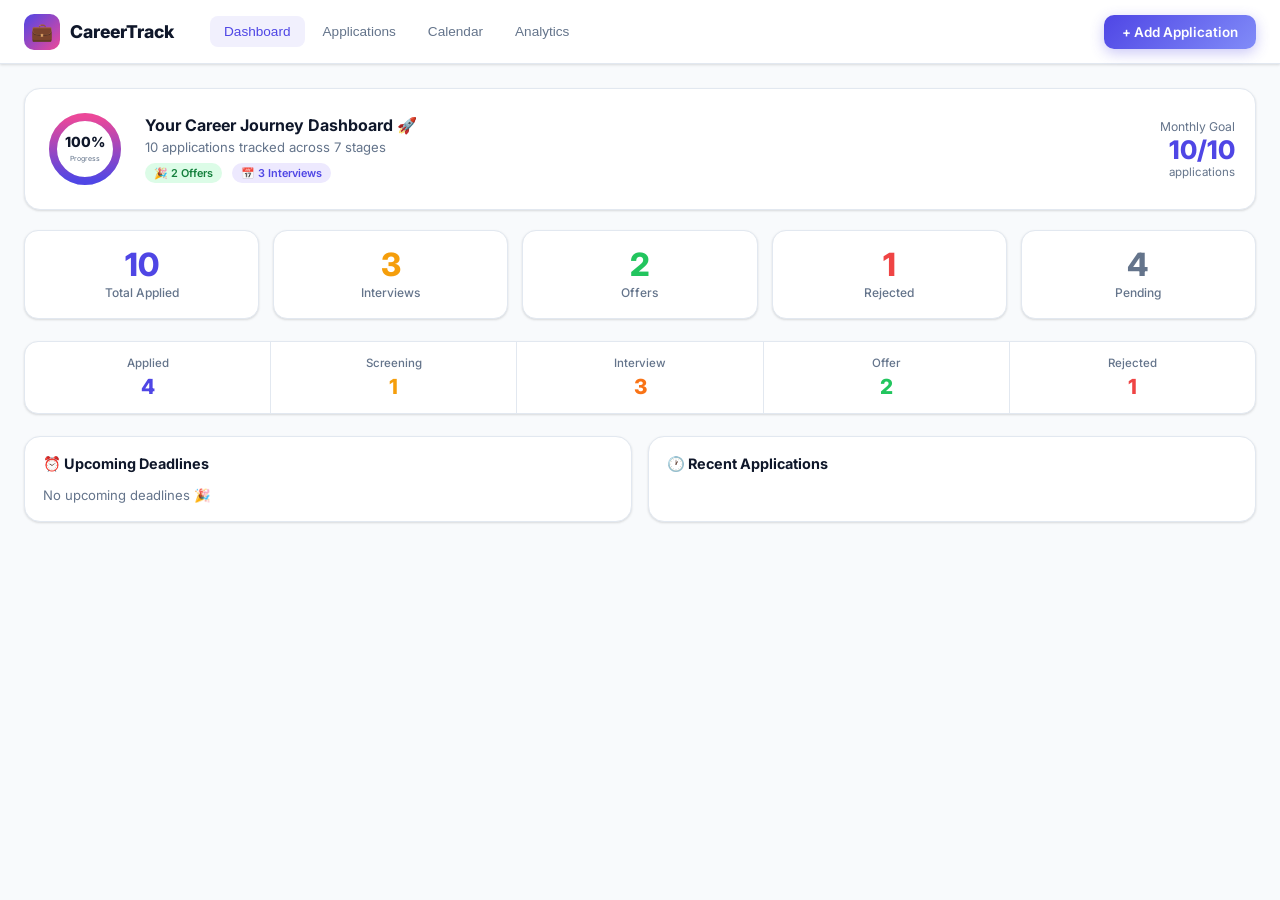
<file: 4-career-tracker/index.html>
<!DOCTYPE html>
<html lang="en">
<head>
<meta charset="UTF-8"/>
<meta name="viewport" content="width=device-width, initial-scale=1.0"/>
<title>CareerTrack — Job & Internship Tracker</title>
<link href="https://fonts.googleapis.com/css2?family=Inter:wght@300;400;500;600;700;800&display=swap" rel="stylesheet"/>
<style>
:root{
  --bg:#f8fafc;--bg2:#fff;--bg3:#f1f5f9;
  --primary:#4f46e5;--primary-light:#818cf8;--primary-dark:#3730a3;
  --pink:#ec4899;--teal:#14b8a6;--amber:#f59e0b;--red:#ef4444;--green:#22c55e;--orange:#f97316;
  --text:#0f172a;--text2:#64748b;--text3:#94a3b8;--border:#e2e8f0;
  --shadow:0 1px 3px rgba(0,0,0,.08),0 1px 2px rgba(0,0,0,.06);
  --shadow-md:0 4px 6px rgba(0,0,0,.07),0 2px 4px rgba(0,0,0,.06);
  --shadow-lg:0 10px 15px rgba(0,0,0,.1),0 4px 6px rgba(0,0,0,.05);
}
*{margin:0;padding:0;box-sizing:border-box}
body{font-family:'Inter',sans-serif;background:var(--bg);color:var(--text);min-height:100vh}

/* NAV */
.navbar{background:var(--bg2);border-bottom:1px solid var(--border);padding:0 24px;height:64px;display:flex;align-items:center;gap:20px;position:sticky;top:0;z-index:100;box-shadow:var(--shadow)}
.brand{display:flex;align-items:center;gap:10px;text-decoration:none}
.brand-icon{width:36px;height:36px;background:linear-gradient(135deg,var(--primary),var(--pink));border-radius:10px;display:flex;align-items:center;justify-content:center;font-size:1.1rem}
.brand-name{font-size:1.1rem;font-weight:800;color:var(--text)}
.nav-links{display:flex;gap:4px;margin-left:16px}
.nav-link{padding:8px 14px;border-radius:8px;font-size:.85rem;font-weight:500;color:var(--text2);cursor:pointer;transition:.15s;border:none;background:none}
.nav-link:hover,.nav-link.active{background:rgba(79,70,229,.08);color:var(--primary)}
.nav-spacer{flex:1}
.btn{padding:9px 18px;border-radius:10px;border:none;cursor:pointer;font-family:'Inter',sans-serif;font-size:.84rem;font-weight:600;transition:.2s;display:inline-flex;align-items:center;gap:6px}
.btn-primary{background:linear-gradient(135deg,var(--primary),var(--primary-light));color:#fff;box-shadow:0 4px 14px rgba(79,70,229,.3)}
.btn-primary:hover{transform:translateY(-1px);box-shadow:0 6px 20px rgba(79,70,229,.4)}
.btn-ghost{background:transparent;border:1px solid var(--border);color:var(--text2)}
.btn-ghost:hover{border-color:var(--primary);color:var(--primary)}
.btn-danger{background:#fef2f2;border:1px solid #fecaca;color:var(--red)}
.btn-sm{padding:5px 12px;font-size:.76rem;border-radius:7px}

/* LAYOUT */
.main{padding:24px;max-width:1400px;margin:0 auto}
.view{display:none}.view.active{display:block}
@keyframes fadeIn{from{opacity:0;transform:translateY(6px)}to{opacity:1;transform:translateY(0)}}
.view.active{animation:fadeIn .25s ease}

/* CARDS */
.card{background:var(--bg2);border:1px solid var(--border);border-radius:16px;box-shadow:var(--shadow)}

/* STATS */
.stats-row{display:grid;grid-template-columns:repeat(auto-fit,minmax(150px,1fr));gap:14px;margin-bottom:22px}
.stat{background:var(--bg2);border:1px solid var(--border);border-radius:14px;padding:18px;text-align:center;box-shadow:var(--shadow);transition:.2s}
.stat:hover{transform:translateY(-2px);box-shadow:var(--shadow-md)}
.stat-num{font-size:2rem;font-weight:800;line-height:1}
.stat-label{font-size:.75rem;color:var(--text2);margin-top:4px;font-weight:500}
.stat.applied .stat-num{color:var(--primary)}
.stat.interview .stat-num{color:var(--amber)}
.stat.offer .stat-num{color:var(--green)}
.stat.reject .stat-num{color:var(--red)}
.stat.pending .stat-num{color:var(--text2)}

/* PIPELINE */
.pipeline{display:flex;gap:0;margin-bottom:22px;background:var(--bg2);border:1px solid var(--border);border-radius:14px;overflow:hidden;box-shadow:var(--shadow)}
.pipe-stage{flex:1;padding:14px 12px;text-align:center;border-right:1px solid var(--border);cursor:pointer;transition:.2s;position:relative}
.pipe-stage:last-child{border-right:none}
.pipe-stage:hover{background:rgba(79,70,229,.04)}
.pipe-label{font-size:.72rem;color:var(--text2);font-weight:500;margin-bottom:4px}
.pipe-count{font-size:1.3rem;font-weight:800}
.pipe-stage.applied .pipe-count{color:var(--primary)}
.pipe-stage.screening .pipe-count{color:var(--amber)}
.pipe-stage.interview .pipe-count{color:var(--orange)}
.pipe-stage.offer .pipe-count{color:var(--green)}
.pipe-stage.rejected .pipe-count{color:var(--red)}

/* APP GRID */
.app-grid{display:grid;grid-template-columns:repeat(auto-fill,minmax(300px,1fr));gap:14px}
.app-card{background:var(--bg2);border:1px solid var(--border);border-radius:14px;padding:18px;box-shadow:var(--shadow);transition:.2s;cursor:pointer}
.app-card:hover{transform:translateY(-2px);box-shadow:var(--shadow-md);border-color:rgba(79,70,229,.3)}
.app-card-top{display:flex;align-items:flex-start;gap:12px;margin-bottom:12px}
.company-avatar{width:44px;height:44px;border-radius:10px;display:flex;align-items:center;justify-content:center;font-size:1rem;font-weight:800;color:#fff;flex-shrink:0}
.app-meta{flex:1}
.app-company{font-size:.95rem;font-weight:700}
.app-role{font-size:.82rem;color:var(--text2);margin-top:1px}
.app-card-tags{display:flex;gap:6px;flex-wrap:wrap;margin-bottom:10px}
.tag{display:inline-flex;align-items:center;gap:4px;padding:3px 9px;border-radius:20px;font-size:.68rem;font-weight:600}
.tag-type{background:#ede9fe;color:var(--primary)}
.tag-remote{background:#f0fdf4;color:var(--green)}
.tag-onsite{background:#fff7ed;color:var(--orange)}
.tag-hybrid{background:#eff6ff;color:#3b82f6}
.app-deadline{font-size:.75rem;color:var(--text2);display:flex;align-items:center;gap:5px;margin-bottom:10px}
.deadline-urgent{color:var(--red);font-weight:600}
.deadline-warn{color:var(--amber);font-weight:600}
.app-card-actions{display:flex;gap:6px;justify-content:flex-end}

/* STATUS BADGES */
.status{display:inline-block;padding:4px 10px;border-radius:20px;font-size:.7rem;font-weight:700;letter-spacing:.3px}
.status-applied{background:#ede9fe;color:var(--primary)}
.status-screening{background:#fef3c7;color:#92400e}
.status-interview{background:#fff7ed;color:var(--orange)}
.status-technical{background:#eff6ff;color:#2563eb}
.status-hr{background:#f0fdf4;color:var(--green)}
.status-offer{background:#dcfce7;color:#15803d}
.status-rejected{background:#fef2f2;color:var(--red)}
.status-withdrawn{background:#f8fafc;color:var(--text3)}

/* PRIORITY */
.priority-high{color:var(--red)}.priority-medium{color:var(--amber)}.priority-low{color:var(--green)}

/* SEARCH & FILTER */
.toolbar{display:flex;gap:10px;align-items:center;flex-wrap:wrap;margin-bottom:18px}
.search-input{flex:1;min-width:200px;background:var(--bg2);border:1px solid var(--border);border-radius:10px;padding:9px 14px;font-family:'Inter',sans-serif;font-size:.85rem;color:var(--text);outline:none;transition:.2s;box-shadow:var(--shadow)}
.search-input:focus{border-color:var(--primary);box-shadow:0 0 0 3px rgba(79,70,229,.1)}
select.filter-sel{background:var(--bg2);border:1px solid var(--border);border-radius:10px;padding:9px 12px;font-family:'Inter',sans-serif;font-size:.82rem;color:var(--text);outline:none;cursor:pointer;box-shadow:var(--shadow)}

/* DEADLINES */
.deadline-list{display:flex;flex-direction:column;gap:10px}
.dl-item{display:flex;align-items:center;gap:12px;background:var(--bg2);border:1px solid var(--border);border-radius:10px;padding:12px 14px;box-shadow:var(--shadow)}
.dl-dot{width:10px;height:10px;border-radius:50%;flex-shrink:0}
.dl-info{flex:1}
.dl-company{font-size:.85rem;font-weight:600}
.dl-role{font-size:.76rem;color:var(--text2)}
.dl-countdown{font-size:.8rem;font-weight:700;white-space:nowrap}

/* PROGRESS RING */
.progress-ring-wrap{display:flex;align-items:center;gap:20px;background:var(--bg2);border:1px solid var(--border);border-radius:16px;padding:20px;margin-bottom:20px;box-shadow:var(--shadow)}
.ring-info{flex:1}
.ring-title{font-size:1rem;font-weight:700;margin-bottom:4px}
.ring-sub{font-size:.82rem;color:var(--text2)}

/* ANALYTICS BARS */
.analytics-bar{display:flex;align-items:center;gap:10px;margin-bottom:8px}
.analytics-label{font-size:.78rem;color:var(--text2);width:120px;flex-shrink:0}
.analytics-track{flex:1;background:var(--bg3);border-radius:4px;height:18px;overflow:hidden}
.analytics-fill{height:100%;border-radius:4px;transition:width 1s ease;display:flex;align-items:center;padding:0 8px;font-size:.65rem;font-weight:700;color:#fff}
.analytics-val{font-size:.76rem;color:var(--text2);width:35px;text-align:right}

/* MODAL */
.modal-overlay{display:none;position:fixed;inset:0;background:rgba(15,23,42,.5);z-index:1000;align-items:flex-start;justify-content:center;padding-top:60px;backdrop-filter:blur(3px)}
.modal-overlay.open{display:flex}
.modal{background:var(--bg2);border:1px solid var(--border);border-radius:20px;padding:28px;width:90%;max-width:680px;max-height:85vh;overflow-y:auto;box-shadow:0 20px 60px rgba(0,0,0,.15);animation:modalIn .25s ease}
@keyframes modalIn{from{opacity:0;transform:scale(.95) translateY(-10px)}to{opacity:1;transform:scale(1) translateY(0)}}
.modal h2{font-size:1.15rem;font-weight:800;margin-bottom:20px;color:var(--text)}
.form-grid{display:grid;grid-template-columns:1fr 1fr;gap:14px}
.form-group{display:flex;flex-direction:column;gap:5px}
.form-group.full{grid-column:1/-1}
label{font-size:.76rem;font-weight:600;color:var(--text2)}
input[type=text],input[type=email],input[type=url],input[type=date],input[type=number],select,textarea{background:var(--bg3);border:1px solid var(--border);border-radius:8px;padding:9px 12px;color:var(--text);font-family:'Inter',sans-serif;font-size:.83rem;outline:none;transition:.2s;width:100%}
input:focus,select:focus,textarea:focus{border-color:var(--primary);box-shadow:0 0 0 3px rgba(79,70,229,.1)}
select option{background:var(--bg2)}
.modal-actions{display:flex;justify-content:flex-end;gap:10px;margin-top:22px;padding-top:16px;border-top:1px solid var(--border)}

/* TOAST */
.toast-wrap{position:fixed;bottom:24px;right:24px;z-index:9999;display:flex;flex-direction:column-reverse;gap:8px}
.toast{background:var(--bg2);border:1px solid var(--border);border-radius:10px;padding:12px 18px;font-size:.82rem;box-shadow:var(--shadow-lg);display:flex;align-items:center;gap:10px;animation:toastIn .3s ease;min-width:240px}
.toast.success{border-color:#86efac;color:var(--green)}
.toast.error{border-color:#fca5a5;color:var(--red)}
.toast.info{border-color:#a5b4fc;color:var(--primary)}
@keyframes toastIn{from{opacity:0;transform:translateY(10px)}to{opacity:1;transform:translateY(0)}}

/* CONFETTI */
.confetti-piece{position:fixed;width:10px;height:10px;top:-10px;border-radius:2px;pointer-events:none;z-index:9998}

/* CALENDAR */
.cal-grid{display:grid;grid-template-columns:repeat(7,1fr);gap:4px}
.cal-header{display:grid;grid-template-columns:repeat(7,1fr);gap:4px;margin-bottom:4px}
.cal-day-header{font-size:.68rem;font-weight:600;color:var(--text2);text-align:center;padding:6px}
.cal-day{min-height:70px;background:var(--bg2);border:1px solid var(--border);border-radius:8px;padding:6px;font-size:.72rem}
.cal-day.today{border-color:var(--primary);background:#ede9fe10}
.cal-day.empty{background:transparent;border:none}
.cal-day-num{font-weight:600;color:var(--text2);margin-bottom:3px}
.cal-event{font-size:.62rem;padding:2px 5px;border-radius:4px;margin-bottom:2px;white-space:nowrap;overflow:hidden;text-overflow:ellipsis}

/* LIST VIEW */
.app-list{background:var(--bg2);border:1px solid var(--border);border-radius:14px;overflow:hidden;box-shadow:var(--shadow)}
.app-list-row{display:flex;align-items:center;gap:14px;padding:14px 18px;border-bottom:1px solid var(--border);transition:.15s;cursor:pointer}
.app-list-row:last-child{border-bottom:none}
.app-list-row:hover{background:rgba(79,70,229,.03)}

@media(max-width:768px){
  .form-grid,.stats-row{grid-template-columns:1fr}
  .pipeline{flex-wrap:wrap}
  .nav-links{display:none}
  .app-grid{grid-template-columns:1fr}
}
</style>
</head>
<body>

<!-- NAVBAR -->
<nav class="navbar">
  <a class="brand" href="#">
    <div class="brand-icon">💼</div>
    <div class="brand-name">CareerTrack</div>
  </a>
  <div class="nav-links">
    <button class="nav-link active" onclick="showView('dashboard',this)">Dashboard</button>
    <button class="nav-link" onclick="showView('applications',this)">Applications</button>
    <button class="nav-link" onclick="showView('calendar',this)">Calendar</button>
    <button class="nav-link" onclick="showView('analytics',this)">Analytics</button>
  </div>
  <div class="nav-spacer"></div>
  <button class="btn btn-primary" onclick="openAddModal()">+ Add Application</button>
</nav>

<!-- MAIN -->
<div class="main">

  <!-- DASHBOARD VIEW -->
  <div class="view active" id="view-dashboard">
    <!-- Progress Ring -->
    <div class="progress-ring-wrap">
      <svg width="80" height="80" viewBox="0 0 80 80">
        <circle cx="40" cy="40" r="32" fill="none" stroke="#e2e8f0" stroke-width="8"/>
        <circle id="ring-circle" cx="40" cy="40" r="32" fill="none" stroke="url(#rg)" stroke-width="8" stroke-linecap="round" stroke-dasharray="201" stroke-dashoffset="201" transform="rotate(-90 40 40)"/>
        <defs><linearGradient id="rg" x1="0" y1="0" x2="1" y2="0"><stop stop-color="#4f46e5"/><stop offset="1" stop-color="#ec4899"/></linearGradient></defs>
        <text x="40" y="38" text-anchor="middle" font-size="14" font-weight="800" fill="#0f172a" id="ring-pct">0%</text>
        <text x="40" y="52" text-anchor="middle" font-size="7" fill="#64748b">Progress</text>
      </svg>
      <div class="ring-info">
        <div class="ring-title">Your Career Journey Dashboard 🚀</div>
        <div class="ring-sub" id="ring-sub">Loading your applications...</div>
        <div style="margin-top:8px;display:flex;gap:10px;flex-wrap:wrap" id="ring-tags"></div>
      </div>
      <div style="text-align:right">
        <div style="font-size:.76rem;color:var(--text2)">Monthly Goal</div>
        <div style="font-size:1.6rem;font-weight:800;color:var(--primary)" id="goal-progress">0/10</div>
        <div style="font-size:.72rem;color:var(--text2)">applications</div>
      </div>
    </div>

    <!-- Stats -->
    <div class="stats-row" id="stats-row"></div>

    <!-- Pipeline -->
    <div class="pipeline" id="pipeline"></div>

    <!-- Deadlines + Recent -->
    <div style="display:grid;grid-template-columns:1fr 1fr;gap:16px;margin-top:20px">
      <div class="card" style="padding:18px">
        <div style="font-size:.9rem;font-weight:700;margin-bottom:14px">⏰ Upcoming Deadlines</div>
        <div class="deadline-list" id="deadline-list"></div>
      </div>
      <div class="card" style="padding:18px">
        <div style="font-size:.9rem;font-weight:700;margin-bottom:14px">🕐 Recent Applications</div>
        <div id="recent-list" style="display:flex;flex-direction:column;gap:10px"></div>
      </div>
    </div>
  </div>

  <!-- APPLICATIONS VIEW -->
  <div class="view" id="view-applications">
    <div class="toolbar">
      <input class="search-input" placeholder="🔍 Search by company, role, location..." oninput="filterApps(this.value)"/>
      <select class="filter-sel" onchange="filterByStatus(this.value)">
        <option value="">All Status</option>
        <option>Applied</option><option>Under Review</option><option>Interview Scheduled</option>
        <option>Technical Round</option><option>HR Round</option><option>Offer Received</option>
        <option>Rejected</option><option>Withdrawn</option>
      </select>
      <select class="filter-sel" onchange="filterByType(this.value)">
        <option value="">All Types</option><option>Full-time</option><option>Internship</option><option>Part-time</option><option>Contract</option>
      </select>
      <select class="filter-sel" onchange="sortApps(this.value)">
        <option value="date">Sort: Date</option><option value="company">Company</option><option value="deadline">Deadline</option>
      </select>
      <div style="display:flex;gap:6px">
        <button class="btn btn-ghost btn-sm" onclick="setView('card')">⊞ Cards</button>
        <button class="btn btn-ghost btn-sm" onclick="setView('list')">≡ List</button>
      </div>
    </div>
    <div id="app-container"></div>
  </div>

  <!-- CALENDAR VIEW -->
  <div class="view" id="view-calendar">
    <div style="display:flex;align-items:center;justify-content:space-between;margin-bottom:18px">
      <h2 style="font-size:1.1rem;font-weight:700" id="cal-month-title"></h2>
      <div style="display:flex;gap:8px">
        <button class="btn btn-ghost btn-sm" onclick="changeMonth(-1)">← Prev</button>
        <button class="btn btn-ghost btn-sm" onclick="changeMonth(1)">Next →</button>
      </div>
    </div>
    <div class="cal-header">
      <div class="cal-day-header">Sun</div><div class="cal-day-header">Mon</div><div class="cal-day-header">Tue</div>
      <div class="cal-day-header">Wed</div><div class="cal-day-header">Thu</div><div class="cal-day-header">Fri</div>
      <div class="cal-day-header">Sat</div>
    </div>
    <div class="cal-grid" id="cal-grid"></div>
  </div>

  <!-- ANALYTICS VIEW -->
  <div class="view" id="view-analytics">
    <div style="display:grid;grid-template-columns:1fr 1fr;gap:16px">
      <div class="card" style="padding:20px">
        <div style="font-size:.9rem;font-weight:700;margin-bottom:16px">📊 Applications by Status</div>
        <div id="analytics-status-bars"></div>
      </div>
      <div class="card" style="padding:20px">
        <div style="font-size:.9rem;font-weight:700;margin-bottom:16px">🎯 Applications by Type</div>
        <div id="analytics-type-bars"></div>
      </div>
      <div class="card" style="padding:20px">
        <div style="font-size:.9rem;font-weight:700;margin-bottom:16px">📅 Applications by Month</div>
        <div id="analytics-month-bars"></div>
      </div>
      <div class="card" style="padding:20px">
        <div style="font-size:.9rem;font-weight:700;margin-bottom:16px">🏆 Conversion Funnel</div>
        <div id="analytics-funnel"></div>
      </div>
    </div>
  </div>

</div>

<!-- ADD/EDIT MODAL -->
<div class="modal-overlay" id="modal-app">
  <div class="modal">
    <h2 id="modal-title">➕ Add New Application</h2>
    <div class="form-grid">
      <div class="form-group"><label>Company Name *</label><input id="f-company" type="text" placeholder="e.g. Google"/></div>
      <div class="form-group"><label>Job Title *</label><input id="f-role" type="text" placeholder="e.g. Software Engineer"/></div>
      <div class="form-group"><label>Job Type</label>
        <select id="f-type"><option>Full-time</option><option>Internship</option><option>Part-time</option><option>Contract</option></select>
      </div>
      <div class="form-group"><label>Status</label>
        <select id="f-status"><option>Applied</option><option>Under Review</option><option>Interview Scheduled</option><option>Technical Round</option><option>HR Round</option><option>Offer Received</option><option>Rejected</option><option>Withdrawn</option></select>
      </div>
      <div class="form-group"><label>Application Date</label><input id="f-date" type="date"/></div>
      <div class="form-group"><label>Deadline</label><input id="f-deadline" type="date"/></div>
      <div class="form-group"><label>Location Type</label>
        <select id="f-location"><option>Remote</option><option>Hybrid</option><option>On-site</option></select>
      </div>
      <div class="form-group"><label>City</label><input id="f-city" type="text" placeholder="e.g. Bangalore"/></div>
      <div class="form-group"><label>Salary / Stipend</label><input id="f-salary" type="text" placeholder="e.g. ₹8-12 LPA or ₹25K/month"/></div>
      <div class="form-group"><label>Priority</label>
        <select id="f-priority"><option>High</option><option>Medium</option><option>Low</option></select>
      </div>
      <div class="form-group"><label>Job URL</label><input id="f-url" type="url" placeholder="https://..."/></div>
      <div class="form-group"><label>Contact Person</label><input id="f-contact" type="text" placeholder="Recruiter name"/></div>
      <div class="form-group full"><label>Notes</label><textarea id="f-notes" rows="2" placeholder="Any notes, referral info, etc."></textarea></div>
    </div>
    <div class="modal-actions">
      <button class="btn btn-ghost" onclick="closeModal()">Cancel</button>
      <button class="btn btn-primary" onclick="saveApp()">💾 Save Application</button>
    </div>
  </div>
</div>

<!-- VIEW MODAL -->
<div class="modal-overlay" id="modal-view">
  <div class="modal" style="max-width:520px">
    <div id="view-app-content"></div>
    <div class="modal-actions"><button class="btn btn-ghost" onclick="document.getElementById('modal-view').classList.remove('open')">Close</button></div>
  </div>
</div>

<div class="toast-wrap" id="toast-wrap"></div>

<script>
const STATUS_MAP={
  'Applied':'status-applied','Under Review':'status-screening',
  'Interview Scheduled':'status-interview','Technical Round':'status-technical',
  'HR Round':'status-hr','Offer Received':'status-offer',
  'Rejected':'status-rejected','Withdrawn':'status-withdrawn'
};
const STATUS_COLORS={'Applied':'#4f46e5','Under Review':'#f59e0b','Interview Scheduled':'#f97316','Technical Round':'#3b82f6','HR Round':'#22c55e','Offer Received':'#15803d','Rejected':'#ef4444','Withdrawn':'#94a3b8'};
const TYPE_COLORS={'Full-time':'#4f46e5','Internship':'#14b8a6','Part-time':'#f59e0b','Contract':'#f97316'};
const AVT_COLORS=['#4f46e5','#ec4899','#14b8a6','#f59e0b','#ef4444','#8b5cf6','#06b6d4','#d97706'];
const MONTHS_SHORT=['Jan','Feb','Mar','Apr','May','Jun','Jul','Aug','Sep','Oct','Nov','Dec'];

const SEED_DATA=[
  {id:1,company:'Google',role:'Software Engineer Intern',type:'Internship',status:'Interview Scheduled',date:'2024-09-15',deadline:'2024-11-15',location:'Hybrid',city:'Bangalore',salary:'₹80K/month',priority:'High',url:'',contact:'Priya R.',notes:'Got referral from college senior.',fav:true},
  {id:2,company:'Microsoft',role:'SDE - 1',type:'Full-time',status:'Technical Round',date:'2024-09-20',deadline:'2024-11-30',location:'Hybrid',city:'Hyderabad',salary:'₹18-24 LPA',priority:'High',url:'',contact:'',notes:'',fav:false},
  {id:3,company:'Swiggy',role:'Backend Engineer Intern',type:'Internship',status:'Applied',date:'2024-10-01',deadline:'2024-11-10',location:'On-site',city:'Bangalore',salary:'₹50K/month',priority:'Medium',url:'',contact:'',notes:'Applied via LinkedIn',fav:false},
  {id:4,company:'Infosys',role:'Systems Engineer',type:'Full-time',status:'Offer Received',date:'2024-08-20',deadline:'2024-10-01',location:'On-site',city:'Pune',salary:'₹6.5 LPA',priority:'Low',url:'',contact:'HR Team',notes:'Campus placement offer.',fav:true},
  {id:5,company:'TCS',role:'Assistant System Engineer',type:'Full-time',status:'Offer Received',date:'2024-08-25',deadline:'2024-10-15',location:'On-site',city:'Chennai',salary:'₹7 LPA',priority:'Low',url:'',contact:'',notes:'',fav:false},
  {id:6,company:'Razorpay',role:'Product Intern',type:'Internship',status:'Rejected',date:'2024-09-10',deadline:'2024-10-20',location:'Remote',city:'',salary:'₹35K/month',priority:'Medium',url:'',contact:'',notes:'Failed OA round.',fav:false},
  {id:7,company:'Zomato',role:'Frontend Developer',type:'Full-time',status:'Under Review',date:'2024-10-10',deadline:'2024-11-25',location:'Hybrid',city:'Gurgaon',salary:'₹12-18 LPA',priority:'High',url:'',contact:'',notes:'',fav:false},
  {id:8,company:'Flipkart',role:'SDE Intern',type:'Internship',status:'Applied',date:'2024-10-14',deadline:'2024-11-20',location:'On-site',city:'Bangalore',salary:'₹60K/month',priority:'High',url:'',contact:'',notes:'Dream company!',fav:true},
  {id:9,company:'Adobe',role:'UI Engineer Intern',type:'Internship',status:'HR Round',date:'2024-09-28',deadline:'2024-11-08',location:'Hybrid',city:'Noida',salary:'₹70K/month',priority:'High',url:'',contact:'Sneha M.',notes:'',fav:false},
  {id:10,company:'Deloitte',role:'Analyst',type:'Full-time',status:'Applied',date:'2024-10-16',deadline:'2024-12-01',location:'On-site',city:'Mumbai',salary:'₹8 LPA',priority:'Medium',url:'',contact:'',notes:'Applied via naukri.com',fav:false},
];

function getData(){return JSON.parse(localStorage.getItem('ct_apps')||'null')||SEED_DATA}
function saveData(d){localStorage.setItem('ct_apps',JSON.stringify(d))}
if(!localStorage.getItem('ct_apps'))saveData(SEED_DATA);

let editId=null,viewMode='card',filterQ='',filterStatus='',filterType='',sortKey='date';
let calYear=new Date().getFullYear(),calMonth=new Date().getMonth();

window.onload=()=>{
  refreshDashboard();renderApps();renderCalendar();renderAnalytics();
};

function showView(name,el){
  document.querySelectorAll('.view').forEach(v=>v.classList.remove('active'));
  document.querySelectorAll('.nav-link').forEach(n=>n.classList.remove('active'));
  document.getElementById('view-'+name).classList.add('active');
  if(el)el.classList.add('active');
  if(name==='applications')renderApps();
  if(name==='calendar')renderCalendar();
  if(name==='analytics')renderAnalytics();
}

// ==================== DASHBOARD ====================
function refreshDashboard(){
  const apps=getData();
  const total=apps.length;
  const statuses={};apps.forEach(a=>statuses[a.status]=(statuses[a.status]||0)+1);
  const offers=(statuses['Offer Received']||0);
  const interviews=(statuses['Interview Scheduled']||0)+(statuses['Technical Round']||0)+(statuses['HR Round']||0);
  const rejected=statuses['Rejected']||0;
  const pending=(statuses['Applied']||0)+(statuses['Under Review']||0);
  // Stats
  const sr=document.getElementById('stats-row');sr.innerHTML='';
  [{label:'Total Applied',val:total,cls:'applied'},{label:'Interviews',val:interviews,cls:'interview'},
   {label:'Offers',val:offers,cls:'offer'},{label:'Rejected',val:rejected,cls:'reject'},
   {label:'Pending',val:pending,cls:'pending'}].forEach(s=>{
    sr.innerHTML+=`<div class="stat ${s.cls}"><div class="stat-num">${s.val}</div><div class="stat-label">${s.label}</div></div>`;
  });
  // Pipeline
  const pl=document.getElementById('pipeline');pl.innerHTML='';
  [['Applied',pending,'applied'],['Screening',statuses['Under Review']||0,'screening'],
   ['Interview',interviews,'interview'],['Offer',offers,'offer'],
   ['Rejected',rejected,'rejected']].forEach(([label,count,cls])=>{
    pl.innerHTML+=`<div class="pipe-stage ${cls}"><div class="pipe-label">${label}</div><div class="pipe-count">${count}</div></div>`;
  });
  // Progress ring
  const goal=10;const pct=Math.round(Math.min(total/goal,1)*100);
  const circ=2*Math.PI*32;
  const offset=circ-(pct/100)*circ;
  document.getElementById('ring-circle').style.strokeDashoffset=offset;
  document.getElementById('ring-pct').textContent=pct+'%';
  document.getElementById('ring-sub').textContent=`${total} applications tracked across ${Object.keys(statuses).length} stages`;
  document.getElementById('goal-progress').textContent=`${Math.min(total,goal)}/${goal}`;
  const rt=document.getElementById('ring-tags');rt.innerHTML='';
  if(offers>0)rt.innerHTML+=`<span class="tag tag-type" style="background:#dcfce7;color:#15803d">🎉 ${offers} Offer${offers>1?'s':''}</span>`;
  if(interviews>0)rt.innerHTML+=`<span class="tag tag-type">📅 ${interviews} Interviews</span>`;
  // Deadlines
  const now=new Date();now.setHours(0,0,0,0);
  const upcoming=apps.filter(a=>a.deadline&&new Date(a.deadline)>=now&&!['Offer Received','Rejected','Withdrawn'].includes(a.status))
    .sort((a,b)=>new Date(a.deadline)-new Date(b.deadline)).slice(0,5);
  const dl=document.getElementById('deadline-list');dl.innerHTML='';
  if(!upcoming.length){dl.innerHTML='<div style="color:var(--text2);font-size:.82rem">No upcoming deadlines 🎉</div>';return}
  upcoming.forEach(a=>{
    const diff=Math.ceil((new Date(a.deadline)-now)/(1000*60*60*24));
    const urgency=diff<=2?'deadline-urgent':diff<=5?'deadline-warn':'';
    const dotColor=diff<=2?'var(--red)':diff<=5?'var(--amber)':'var(--green)';
    dl.innerHTML+=`<div class="dl-item">
      <div class="dl-dot" style="background:${dotColor}"></div>
      <div class="dl-info"><div class="dl-company">${a.company}</div><div class="dl-role">${a.role}</div></div>
      <div class="dl-countdown ${urgency}">${diff===0?'Today!':diff===1?'Tomorrow':diff+' days'}</div>
    </div>`;
  });
  // Recent
  const recent=document.getElementById('recent-list');recent.innerHTML='';
  apps.slice().sort((a,b)=>new Date(b.date)-new Date(a.date)).slice(0,5).forEach(a=>{
    const init=a.company.slice(0,2).toUpperCase();
    const color=AVT_COLORS[a.company.charCodeAt(0)%AVT_COLORS.length];
    recent.innerHTML+=`<div style="display:flex;align-items:center;gap:10px;padding:8px 0;border-bottom:1px solid var(--border)">
      <div style="width:36px;height:36px;border-radius:8px;background:${color};display:flex;align-items:center;justify-content:center;font-size:.75rem;font-weight:700;color:#fff;flex-shrink:0">${init}</div>
      <div style="flex:1"><div style="font-size:.83rem;font-weight:600">${a.company}</div><div style="font-size:.72rem;color:var(--text2)">${a.role}</div></div>
      <span class="status ${STATUS_MAP[a.status]}">${a.status}</span>
    </div>`;
  });
}

// ==================== APPLICATIONS ====================
function renderApps(){
  let apps=getData();
  if(filterQ)apps=apps.filter(a=>(a.company+a.role+a.city).toLowerCase().includes(filterQ));
  if(filterStatus)apps=apps.filter(a=>a.status===filterStatus);
  if(filterType)apps=apps.filter(a=>a.type===filterType);
  apps.sort((a,b)=>sortKey==='company'?a.company.localeCompare(b.company):sortKey==='deadline'?(new Date(a.deadline||'9999')-new Date(b.deadline||'9999')):(new Date(b.date)-new Date(a.date)));
  const c=document.getElementById('app-container');
  if(viewMode==='card'){
    c.innerHTML=`<div class="app-grid">${apps.map(appCard).join('')}</div>`;
  }else{
    c.innerHTML=`<div class="app-list">${apps.map(appListRow).join('')}</div>`;
  }
}
function appCard(a){
  const now=new Date();now.setHours(0,0,0,0);
  const color=AVT_COLORS[a.company.charCodeAt(0)%AVT_COLORS.length];
  const init=a.company.slice(0,2).toUpperCase();
  let deadlineHtml='';
  if(a.deadline){
    const diff=Math.ceil((new Date(a.deadline)-now)/(1000*60*60*24));
    const cls=diff<=2?'deadline-urgent':diff<=5?'deadline-warn':'';
    const label=diff<0?'Expired':diff===0?'Due Today!':diff===1?'Due Tomorrow':`Due in ${diff} days`;
    deadlineHtml=`<div class="app-deadline ${cls}">⏰ ${label} (${a.deadline})</div>`;
  }
  return`<div class="app-card">
    <div class="app-card-top">
      <div class="company-avatar" style="background:${color}">${init}</div>
      <div class="app-meta">
        <div class="app-company">${a.company} ${a.fav?'⭐':''}</div>
        <div class="app-role">${a.role}</div>
      </div>
      <span class="status ${STATUS_MAP[a.status]||''}">${a.status}</span>
    </div>
    <div class="app-card-tags">
      <span class="tag ${a.type==='Internship'?'tag-type':''}" style="${a.type!=='Internship'?`background:${TYPE_COLORS[a.type]||'#ede9fe'}20;color:${TYPE_COLORS[a.type]||'#4f46e5'}`:''}">${a.type}</span>
      <span class="tag ${a.location==='Remote'?'tag-remote':a.location==='On-site'?'tag-onsite':'tag-hybrid'}">${a.location}${a.city?' · '+a.city:''}</span>
      ${a.salary?`<span class="tag" style="background:#f0fdf4;color:var(--green)">💰 ${a.salary}</span>`:''}
      <span class="tag" style="color:${a.priority==='High'?'var(--red)':a.priority==='Medium'?'var(--amber)':'var(--green)'};background:${a.priority==='High'?'#fef2f2':a.priority==='Medium'?'#fffbeb':'#f0fdf4'}">● ${a.priority}</span>
    </div>
    ${deadlineHtml}
    <div class="app-card-actions">
      <button class="btn btn-ghost btn-sm" onclick="viewApp(${a.id})">👁 View</button>
      <button class="btn btn-ghost btn-sm" onclick="editApp(${a.id})">✏️ Edit</button>
      <button class="btn btn-danger btn-sm" onclick="deleteApp(${a.id})">🗑</button>
    </div>
  </div>`;
}
function appListRow(a){
  const color=AVT_COLORS[a.company.charCodeAt(0)%AVT_COLORS.length];
  const init=a.company.slice(0,2).toUpperCase();
  return`<div class="app-list-row" onclick="viewApp(${a.id})">
    <div style="width:34px;height:34px;border-radius:8px;background:${color};display:flex;align-items:center;justify-content:center;font-size:.75rem;font-weight:700;color:#fff;flex-shrink:0">${init}</div>
    <div style="flex:1"><b>${a.company}</b> ${a.fav?'⭐':''}<span style="color:var(--text2);font-size:.8rem"> · ${a.role}</span></div>
    <span class="tag" style="background:${TYPE_COLORS[a.type]||'#ede9fe'}20;color:${TYPE_COLORS[a.type]||'#4f46e5'}">${a.type}</span>
    <span class="status ${STATUS_MAP[a.status]||''}">${a.status}</span>
    <span style="font-size:.75rem;color:var(--text2)">${a.date}</span>
    <div style="display:flex;gap:4px">
      <button class="btn btn-ghost btn-sm" onclick="event.stopPropagation();editApp(${a.id})">✏️</button>
      <button class="btn btn-danger btn-sm" onclick="event.stopPropagation();deleteApp(${a.id})">🗑</button>
    </div>
  </div>`;
}
function setView(mode){viewMode=mode;renderApps()}
function filterApps(q){filterQ=q.toLowerCase();renderApps()}
function filterByStatus(s){filterStatus=s;renderApps()}
function filterByType(t){filterType=t;renderApps()}
function sortApps(k){sortKey=k;renderApps()}

// ==================== VIEW / EDIT / DELETE ====================
function viewApp(id){
  const a=getData().find(x=>x.id===id);if(!a)return;
  const color=AVT_COLORS[a.company.charCodeAt(0)%AVT_COLORS.length];
  document.getElementById('view-app-content').innerHTML=`
    <div style="display:flex;align-items:center;gap:14px;margin-bottom:18px">
      <div style="width:56px;height:56px;border-radius:14px;background:${color};display:flex;align-items:center;justify-content:center;font-size:1.2rem;font-weight:800;color:#fff">${a.company.slice(0,2).toUpperCase()}</div>
      <div><div style="font-size:1.1rem;font-weight:800">${a.company} ${a.fav?'⭐':''}</div><div style="color:var(--text2)">${a.role}</div></div>
      <span class="status ${STATUS_MAP[a.status]||''}" style="margin-left:auto">${a.status}</span>
    </div>
    <div style="display:grid;grid-template-columns:1fr 1fr;gap:10px">
      ${viewRow('Type',a.type)}${viewRow('Location',a.location+(a.city?' · '+a.city:''))}
      ${viewRow('Applied',a.date)}${viewRow('Deadline',a.deadline||'—')}
      ${viewRow('Salary',a.salary||'—')}${viewRow('Priority',a.priority)}
      ${viewRow('Contact',a.contact||'—')}${viewRow('URL',a.url?`<a href="${a.url}" target="_blank" style="color:var(--primary)">Open Link</a>`:'—')}
    </div>
    ${a.notes?`<div style="margin-top:12px;background:var(--bg3);border-radius:8px;padding:12px;font-size:.82rem"><b>Notes:</b> ${a.notes}</div>`:''}`;
  document.getElementById('modal-view').classList.add('open');
}
function viewRow(label,val){return`<div style="background:var(--bg3);border-radius:8px;padding:10px"><div style="font-size:.68rem;color:var(--text2);font-weight:600;margin-bottom:2px">${label}</div><div style="font-size:.83rem;font-weight:500">${val}</div></div>`}

function editApp(id){
  const a=getData().find(x=>x.id===id);if(!a)return;
  editId=id;document.getElementById('modal-title').textContent='✏️ Edit Application';
  document.getElementById('f-company').value=a.company;document.getElementById('f-role').value=a.role;
  document.getElementById('f-type').value=a.type;document.getElementById('f-status').value=a.status;
  document.getElementById('f-date').value=a.date;document.getElementById('f-deadline').value=a.deadline||'';
  document.getElementById('f-location').value=a.location;document.getElementById('f-city').value=a.city||'';
  document.getElementById('f-salary').value=a.salary||'';document.getElementById('f-priority').value=a.priority;
  document.getElementById('f-url').value=a.url||'';document.getElementById('f-contact').value=a.contact||'';
  document.getElementById('f-notes').value=a.notes||'';
  document.getElementById('modal-app').classList.add('open');
}
function deleteApp(id){
  if(!confirm('Remove this application?'))return;
  const apps=getData().filter(a=>a.id!==id);saveData(apps);
  toast('Application removed','error');refreshDashboard();renderApps();
}

// ==================== ADD/SAVE ====================
function openAddModal(){
  editId=null;document.getElementById('modal-title').textContent='➕ Add New Application';
  ['company','role','city','salary','url','contact','notes'].forEach(f=>document.getElementById('f-'+f).value='');
  document.getElementById('f-type').value='Full-time';document.getElementById('f-status').value='Applied';
  document.getElementById('f-location').value='Remote';document.getElementById('f-priority').value='Medium';
  document.getElementById('f-date').value=new Date().toISOString().split('T')[0];
  document.getElementById('f-deadline').value='';
  document.getElementById('modal-app').classList.add('open');
}
function saveApp(){
  const company=document.getElementById('f-company').value.trim();
  const role=document.getElementById('f-role').value.trim();
  if(!company||!role){toast('Company and role are required!','error');return}
  const apps=getData();
  const isOffer=document.getElementById('f-status').value==='Offer Received';
  const app={
    id:editId||Date.now(),company,role,
    type:document.getElementById('f-type').value,
    status:document.getElementById('f-status').value,
    date:document.getElementById('f-date').value,
    deadline:document.getElementById('f-deadline').value,
    location:document.getElementById('f-location').value,
    city:document.getElementById('f-city').value,
    salary:document.getElementById('f-salary').value,
    priority:document.getElementById('f-priority').value,
    url:document.getElementById('f-url').value,
    contact:document.getElementById('f-contact').value,
    notes:document.getElementById('f-notes').value,
    fav:editId?apps.find(a=>a.id===editId)?.fav||false:false
  };
  if(editId){const idx=apps.findIndex(a=>a.id===editId);if(idx>=0)apps[idx]=app;}
  else apps.unshift(app);
  saveData(apps);closeModal();
  if(isOffer&&!editId)confetti();
  toast(editId?'Application updated!':'Application added!','success');
  refreshDashboard();renderApps();renderCalendar();renderAnalytics();
}
function closeModal(){document.getElementById('modal-app').classList.remove('open')}
document.querySelectorAll('.modal-overlay').forEach(m=>m.addEventListener('click',e=>{if(e.target===m)m.classList.remove('open')}));

// ==================== CALENDAR ====================
const MONTH_NAMES=['January','February','March','April','May','June','July','August','September','October','November','December'];
function renderCalendar(){
  document.getElementById('cal-month-title').textContent=`${MONTH_NAMES[calMonth]} ${calYear}`;
  const apps=getData();
  const events={};
  apps.forEach(a=>{
    if(a.date&&new Date(a.date).getMonth()===calMonth&&new Date(a.date).getFullYear()===calYear){
      const d=parseInt(a.date.split('-')[2]);events[d]=events[d]||[];events[d].push({label:a.company,color:STATUS_COLORS[a.status]||'#4f46e5',type:'applied'});
    }
    if(a.deadline&&new Date(a.deadline).getMonth()===calMonth&&new Date(a.deadline).getFullYear()===calYear){
      const d=parseInt(a.deadline.split('-')[2]);events[d]=events[d]||[];events[d].push({label:'⏰ '+a.company,color:'#ef4444',type:'deadline'});
    }
  });
  const firstDay=new Date(calYear,calMonth,1).getDay();
  const daysInMonth=new Date(calYear,calMonth+1,0).getDate();
  const today=new Date();
  const grid=document.getElementById('cal-grid');grid.innerHTML='';
  for(let i=0;i<firstDay;i++)grid.innerHTML+=`<div class="cal-day empty"></div>`;
  for(let d=1;d<=daysInMonth;d++){
    const isToday=today.getDate()===d&&today.getMonth()===calMonth&&today.getFullYear()===calYear;
    const evs=(events[d]||[]).slice(0,2);
    grid.innerHTML+=`<div class="cal-day ${isToday?'today':''}">
      <div class="cal-day-num" style="${isToday?'color:var(--primary);font-weight:800':''}">${d}</div>
      ${evs.map(e=>`<div class="cal-event" style="background:${e.color}20;color:${e.color}">${e.label}</div>`).join('')}
    </div>`;
  }
}
function changeMonth(dir){
  calMonth+=dir;if(calMonth>11){calMonth=0;calYear++}if(calMonth<0){calMonth=11;calYear--}
  renderCalendar();
}

// ==================== ANALYTICS ====================
function renderAnalytics(){
  const apps=getData();
  const statuses={};const types={};const months={};
  apps.forEach(a=>{
    statuses[a.status]=(statuses[a.status]||0)+1;
    types[a.type]=(types[a.type]||0)+1;
    const m=a.date?MONTHS_SHORT[parseInt(a.date.split('-')[1])-1]:'Other';
    months[m]=(months[m]||0)+1;
  });
  renderBars('analytics-status-bars',statuses,Object.keys(STATUS_COLORS),s=>STATUS_COLORS[s]||'#4f46e5');
  renderBars('analytics-type-bars',types,Object.keys(TYPE_COLORS),t=>TYPE_COLORS[t]||'#4f46e5');
  renderBars('analytics-month-bars',months,MONTHS_SHORT.filter(m=>months[m]),()=>'#4f46e5');
  // Funnel
  const applied=apps.length;const reviewed=(statuses['Under Review']||0)+(statuses['Interview Scheduled']||0)+(statuses['Technical Round']||0)+(statuses['HR Round']||0)+(statuses['Offer Received']||0);
  const interviewed=(statuses['Interview Scheduled']||0)+(statuses['Technical Round']||0)+(statuses['HR Round']||0)+(statuses['Offer Received']||0);
  const offers=statuses['Offer Received']||0;
  const f=document.getElementById('analytics-funnel');f.innerHTML='';
  [{l:'Applied',v:applied,c:'#4f46e5'},{l:'Reviewed',v:reviewed,c:'#f59e0b'},{l:'Interviewed',v:interviewed,c:'#f97316'},{l:'Offers',v:offers,c:'#22c55e'}].forEach(s=>{
    const pct=applied?Math.round(s.v/applied*100):0;
    f.innerHTML+=`<div class="analytics-bar"><div class="analytics-label">${s.l}</div><div class="analytics-track"><div class="analytics-fill" style="width:${pct}%;background:${s.c}">${s.v}</div></div><div class="analytics-val">${pct}%</div></div>`;
  });
}
function renderBars(id,data,keys,colorFn){
  const max=Math.max(...Object.values(data),1);
  const c=document.getElementById(id);c.innerHTML='';
  keys.filter(k=>data[k]).forEach(k=>{
    const pct=Math.round(data[k]/max*100);
    c.innerHTML+=`<div class="analytics-bar"><div class="analytics-label" style="font-size:.72rem">${k}</div><div class="analytics-track"><div class="analytics-fill" style="width:${pct}%;background:${colorFn(k)}">${data[k]}</div></div><div class="analytics-val">${data[k]}</div></div>`;
  });
}

// ==================== TOAST ====================
function toast(msg,type='info'){
  const w=document.getElementById('toast-wrap');const t=document.createElement('div');
  t.className=`toast ${type}`;
  t.innerHTML=`<span>${type==='success'?'✅':type==='error'?'❌':'ℹ️'}</span><span>${msg}</span>`;
  w.appendChild(t);setTimeout(()=>t.style.opacity='0',2500);setTimeout(()=>t.remove(),2800);
}

// ==================== CONFETTI ====================
function confetti(){
  const colors=['#4f46e5','#ec4899','#14b8a6','#f59e0b','#22c55e','#f97316'];
  for(let i=0;i<60;i++){
    const el=document.createElement('div');el.className='confetti-piece';
    el.style.cssText=`left:${Math.random()*100}vw;background:${colors[Math.floor(Math.random()*colors.length)]};width:${r(6,12)}px;height:${r(6,12)}px;border-radius:${Math.random()>.5?'50%':'2px'}`;
    document.body.appendChild(el);
    const endX=(Math.random()-.5)*400;const endY=Math.random()*800+400;
    const rot=Math.random()*720;
    el.animate([
      {transform:'translate(0,0) rotate(0deg)',opacity:1},
      {transform:`translate(${endX}px,${endY}px) rotate(${rot}deg)`,opacity:0}
    ],{duration:2500+Math.random()*1000,easing:'cubic-bezier(0.1,0.8,0.3,1)'}).onfinish=()=>el.remove();
  }
  toast('🎉 Offer received! Congratulations!','success');
}
function r(min,max){return Math.floor(Math.random()*(max-min+1))+min}
</script>
</body>
</html>
</file>
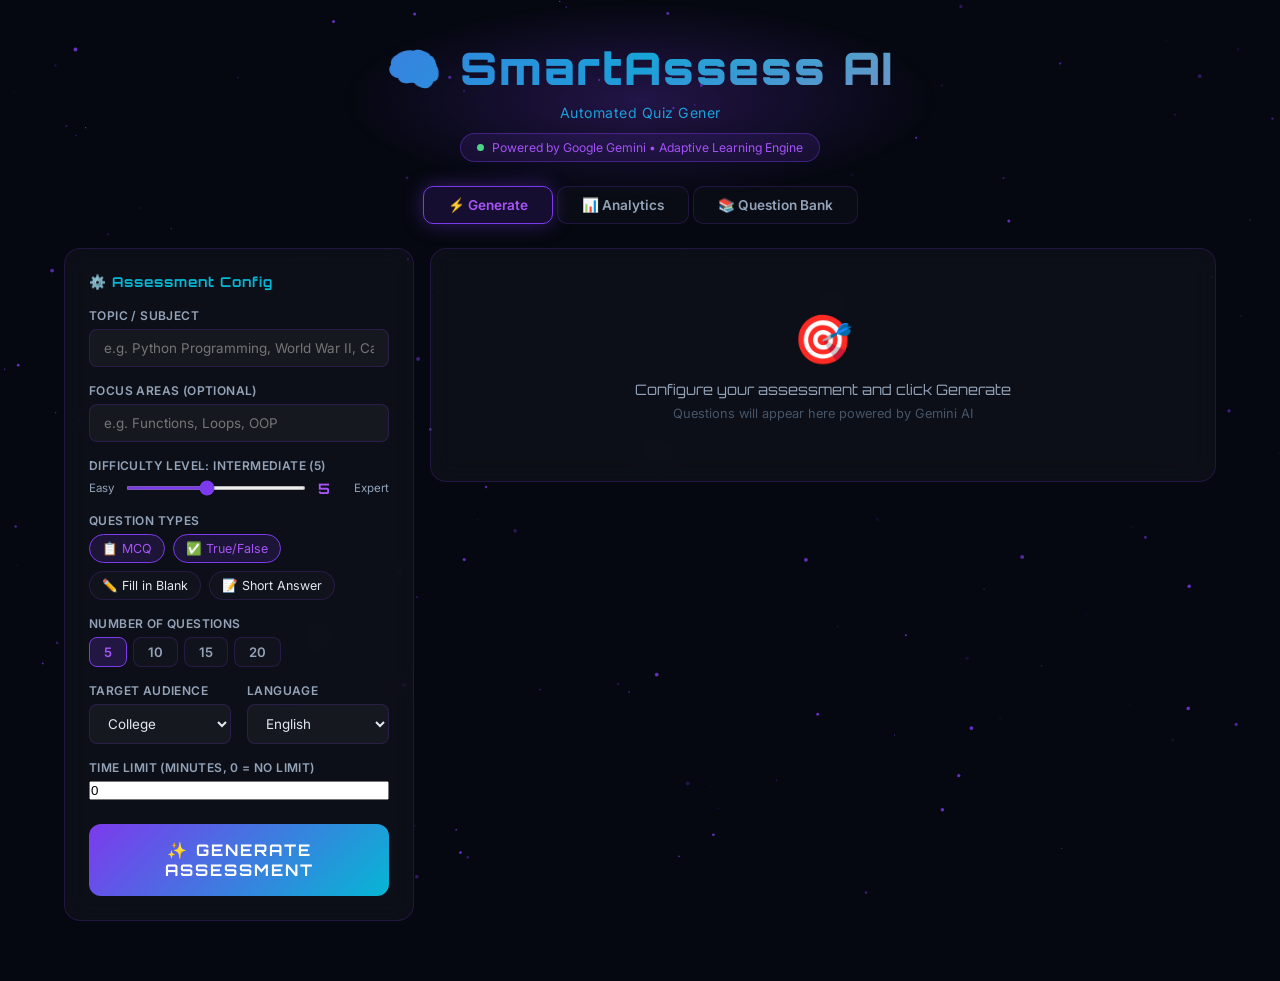
<file: 5-ai-assessment/index.html>
<!DOCTYPE html>
<html lang="en">
<head>
<meta charset="UTF-8"/>
<meta name="viewport" content="width=device-width, initial-scale=1.0"/>
<title>SmartAssess AI — Powered by Gemini</title>
<link href="https://fonts.googleapis.com/css2?family=Orbitron:wght@400;600;700;900&family=Inter:wght@300;400;500;600;700&display=swap" rel="stylesheet"/>
<style>
:root{
  --bg:#050810;--bg2:#0a0f1e;--bg3:#0e1628;--bg4:#131d33;
  --violet:#7c3aed;--violet-light:#a855f7;--cyan:#06b6d4;--pink:#f472b6;--green:#4ade80;--amber:#fbbf24;--red:#f87171;
  --text:#e2e8f0;--text2:#94a3b8;--text3:#475569;--border:rgba(124,58,237,.2);
  --glow-violet:0 0 20px rgba(124,58,237,.4);--glow-cyan:0 0 20px rgba(6,182,212,.4);--glow-pink:0 0 20px rgba(244,114,182,.35);
}
*{margin:0;padding:0;box-sizing:border-box}
html{scroll-behavior:smooth}
body{font-family:'Inter',sans-serif;background:var(--bg);color:var(--text);min-height:100vh;overflow-x:hidden}

/* PARTICLES */
#particles{position:fixed;top:0;left:0;width:100%;height:100%;z-index:0;pointer-events:none}

/* CONTENT */
.app{position:relative;z-index:1}

/* HEADER */
.header{text-align:center;padding:40px 24px 24px;position:relative}
.header-glow{position:absolute;top:0;left:50%;transform:translateX(-50%);width:600px;height:200px;background:radial-gradient(ellipse at center,rgba(124,58,237,.25) 0%,transparent 70%);pointer-events:none}
.logo{font-family:'Orbitron',monospace;font-size:clamp(1.8rem,4vw,2.8rem);font-weight:900;background:linear-gradient(135deg,var(--violet),var(--cyan),var(--pink));-webkit-background-clip:text;-webkit-text-fill-color:transparent;margin-bottom:8px;letter-spacing:2px}
.subtitle{font-size:.88rem;color:var(--text2);letter-spacing:.5px}
.subtitle span{color:var(--cyan)}
.gemini-badge{display:inline-flex;align-items:center;gap:8px;background:rgba(124,58,237,.12);border:1px solid rgba(124,58,237,.4);border-radius:20px;padding:6px 16px;font-size:.76rem;margin-top:12px;color:var(--violet-light)}
.gemini-badge .dot{width:7px;height:7px;border-radius:50%;background:var(--green);animation:pulse 2s infinite}
@keyframes pulse{0%,100%{opacity:1;transform:scale(1)}50%{opacity:.5;transform:scale(1.3)}}

/* TABS */
.tabs{display:flex;justify-content:center;gap:4px;padding:0 24px 24px;position:relative;z-index:2}
.tab{padding:10px 24px;border-radius:10px;border:1px solid var(--border);background:rgba(255,255,255,.02);color:var(--text2);font-size:.85rem;font-weight:600;cursor:pointer;transition:.2s;font-family:'Inter',sans-serif}
.tab:hover{border-color:rgba(124,58,237,.5);color:var(--violet-light)}
.tab.active{background:rgba(124,58,237,.15);border-color:var(--violet);color:var(--violet-light);box-shadow:var(--glow-violet)}

/* MAIN GRID */
.main{max-width:1200px;margin:0 auto;padding:0 24px 60px;position:relative;z-index:1}
.view{display:none}.view.active{display:block}
@keyframes fadeIn{from{opacity:0;transform:translateY(10px)}to{opacity:1;transform:translateY(0)}}
.view.active{animation:fadeIn .3s ease}

/* CARDS */
.glass-card{background:rgba(255,255,255,.03);border:1px solid var(--border);border-radius:16px;backdrop-filter:blur(12px);padding:24px;transition:.2s}
.glass-card:hover{border-color:rgba(124,58,237,.4)}
.card-title{font-family:'Orbitron',monospace;font-size:.85rem;font-weight:700;letter-spacing:1px;margin-bottom:18px;color:var(--cyan)}

/* FORM */
.config-grid{display:grid;grid-template-columns:1fr 1fr;gap:16px;margin-bottom:20px}
.form-group{display:flex;flex-direction:column;gap:6px}
.form-group.full{grid-column:1/-1}
label{font-size:.75rem;font-weight:600;color:var(--text2);letter-spacing:.4px;text-transform:uppercase}
input[type=text],select,textarea{background:rgba(255,255,255,.04);border:1px solid rgba(124,58,237,.2);border-radius:8px;padding:10px 14px;color:var(--text);font-family:'Inter',sans-serif;font-size:.84rem;outline:none;transition:.2s;width:100%}
input:focus,select:focus,textarea:focus{border-color:var(--violet);box-shadow:0 0 0 3px rgba(124,58,237,.12)}
select option{background:var(--bg2)}
.slider-wrap{display:flex;align-items:center;gap:12px}
input[type=range]{flex:1;accent-color:var(--violet);height:4px}
.slider-val{font-family:'Orbitron',monospace;font-size:.9rem;font-weight:700;color:var(--violet-light);min-width:24px}
.slider-labels{display:flex;justify-content:space-between;font-size:.65rem;color:var(--text3);margin-top:4px}
.checkbox-group{display:flex;flex-wrap:wrap;gap:8px}
.check-chip{display:flex;align-items:center;gap:6px;padding:6px 12px;border-radius:20px;border:1px solid var(--border);background:rgba(255,255,255,.02);cursor:pointer;font-size:.78rem;transition:.2s;user-select:none}
.check-chip:hover{border-color:rgba(124,58,237,.5)}
.check-chip.selected{background:rgba(124,58,237,.15);border-color:var(--violet);color:var(--violet-light)}
.num-selector{display:flex;gap:6px;flex-wrap:wrap}
.num-btn{padding:6px 14px;border-radius:8px;border:1px solid var(--border);background:rgba(255,255,255,.02);color:var(--text2);cursor:pointer;font-size:.82rem;font-weight:600;transition:.2s;font-family:'Inter',sans-serif}
.num-btn:hover{border-color:rgba(124,58,237,.5)}
.num-btn.selected{background:rgba(124,58,237,.2);border-color:var(--violet);color:var(--violet-light)}

/* GENERATE BUTTON */
.generate-btn{width:100%;padding:16px;border:none;border-radius:12px;background:linear-gradient(135deg,var(--violet),var(--cyan));color:#fff;font-family:'Orbitron',monospace;font-size:1rem;font-weight:700;letter-spacing:2px;cursor:pointer;transition:.3s;position:relative;overflow:hidden;margin-top:4px}
.generate-btn:hover{transform:translateY(-2px);box-shadow:0 8px 30px rgba(124,58,237,.5)}
.generate-btn::before{content:'';position:absolute;top:-50%;left:-60%;width:30%;height:200%;background:linear-gradient(90deg,transparent,rgba(255,255,255,.15),transparent);transform:skewX(-20deg);animation:shimmer 3s infinite}
@keyframes shimmer{0%{left:-60%}100%{left:160%}}
.generate-btn:disabled{opacity:.6;cursor:not-allowed;transform:none}

/* QUIZ DISPLAY */
.gen-layout{display:grid;grid-template-columns:350px 1fr;gap:16px}
@media(max-width:900px){.gen-layout{grid-template-columns:1fr}}
.question-card{background:rgba(255,255,255,.03);border:1px solid var(--border);border-radius:14px;padding:20px;margin-bottom:12px;animation:fadeIn .3s ease;transition:.2s}
.question-card:hover{border-color:rgba(124,58,237,.4)}
.q-header{display:flex;align-items:center;gap:10px;margin-bottom:14px}
.q-num{font-family:'Orbitron',monospace;font-size:.75rem;color:var(--violet-light);font-weight:700}
.q-type-badge{font-size:.65rem;padding:3px 9px;border-radius:10px;font-weight:700;background:rgba(6,182,212,.1);border:1px solid rgba(6,182,212,.3);color:var(--cyan)}
.q-diff{font-size:.65rem;padding:3px 8px;border-radius:10px;margin-left:auto}
.diff-1,.diff-2,.diff-3{background:rgba(74,222,128,.1);color:var(--green);border:1px solid rgba(74,222,128,.3)}
.diff-4,.diff-5,.diff-6{background:rgba(251,191,36,.1);color:var(--amber);border:1px solid rgba(251,191,36,.3)}
.diff-7,.diff-8,.diff-9,.diff-10{background:rgba(248,113,113,.1);color:var(--red);border:1px solid rgba(248,113,113,.3)}
.q-text{font-size:.9rem;line-height:1.6;margin-bottom:14px}
.options{display:flex;flex-direction:column;gap:8px}
.option{display:flex;align-items:flex-start;gap:10px;padding:10px 14px;border-radius:8px;border:1px solid rgba(255,255,255,.08);cursor:pointer;transition:.2s;font-size:.84rem}
.option:hover{border-color:rgba(124,58,237,.4);background:rgba(124,58,237,.05)}
.option.selected{background:rgba(124,58,237,.12);border-color:var(--violet);color:var(--violet-light)}
.option.correct{background:rgba(74,222,128,.1);border-color:var(--green);color:var(--green)}
.option.wrong{background:rgba(248,113,113,.1);border-color:var(--red);color:var(--red)}
.opt-key{font-family:'Orbitron',monospace;font-size:.75rem;font-weight:700;min-width:20px}
.explanation{margin-top:12px;padding:12px;background:rgba(6,182,212,.06);border:1px solid rgba(6,182,212,.2);border-radius:8px;font-size:.8rem;color:var(--cyan);display:none}
.explanation.show{display:block}
.tf-options{display:flex;gap:10px}
.tf-btn{flex:1;padding:10px;border-radius:8px;border:1px solid rgba(255,255,255,.08);cursor:pointer;text-align:center;font-weight:600;font-size:.85rem;transition:.2s;background:rgba(255,255,255,.02);color:var(--text);font-family:'Inter',sans-serif}
.tf-btn:hover{border-color:rgba(124,58,237,.4)}
.tf-btn.selected{background:rgba(124,58,237,.15);border-color:var(--violet);color:var(--violet-light)}
.fill-input{background:rgba(255,255,255,.04);border:1px solid rgba(255,255,255,.1);border-radius:8px;padding:9px 12px;color:var(--text);font-family:'Inter',sans-serif;font-size:.84rem;outline:none;width:100%}
.fill-input:focus{border-color:var(--violet)}

/* TIMER */
.timer-ring{display:flex;align-items:center;justify-content:center;margin-bottom:16px}

/* RESULTS */
.score-ring-wrap{text-align:center;padding:30px}
.score-big{font-family:'Orbitron',monospace;font-size:3rem;font-weight:900;background:linear-gradient(135deg,var(--violet),var(--cyan));-webkit-background-clip:text;-webkit-text-fill-color:transparent}
.grade-badge{display:inline-block;font-family:'Orbitron',monospace;font-size:1.5rem;font-weight:900;padding:12px 30px;border-radius:12px;margin:8px 0}
.result-row{display:flex;align-items:center;gap:12px;padding:12px;border-radius:10px;margin-bottom:8px;font-size:.83rem}
.result-correct{background:rgba(74,222,128,.06);border:1px solid rgba(74,222,128,.2)}
.result-wrong{background:rgba(248,113,113,.06);border:1px solid rgba(248,113,113,.2)}

/* ANALYTICS */
.analytics-bar{display:flex;align-items:center;gap:10px;margin-bottom:10px}
.bar-label{font-size:.78rem;color:var(--text2);width:120px;flex-shrink:0}
.bar-track{flex:1;background:rgba(255,255,255,.06);border-radius:4px;height:20px;overflow:hidden}
.bar-fill{height:100%;border-radius:4px;transition:width 1s ease;display:flex;align-items:center;padding:0 8px;font-size:.68rem;font-weight:700;color:#fff}
.bar-val{font-size:.75rem;color:var(--text2);width:40px;text-align:right}

/* BANK */
.bank-card{background:rgba(255,255,255,.02);border:1px solid var(--border);border-radius:10px;padding:14px;margin-bottom:8px;cursor:pointer;transition:.2s}
.bank-card:hover{border-color:rgba(124,58,237,.4)}

/* LOADING */
.skeleton{background:linear-gradient(90deg,rgba(255,255,255,.04) 25%,rgba(255,255,255,.08) 50%,rgba(255,255,255,.04) 75%);background-size:200% 100%;animation:skeleton 1.5s infinite;border-radius:8px}
@keyframes skeleton{0%{background-position:200% 0}100%{background-position:-200% 0}}

/* TOAST */
.toast-wrap{position:fixed;bottom:24px;right:24px;z-index:9999;display:flex;flex-direction:column;gap:8px}
.toast{background:var(--bg2);border:1px solid var(--border);border-radius:10px;padding:12px 18px;font-size:.82rem;display:flex;align-items:center;gap:10px;animation:toastIn .3s ease;min-width:220px}
.toast.success{border-color:rgba(74,222,128,.5);color:var(--green)}
.toast.error{border-color:rgba(248,113,113,.5);color:var(--red)}
.toast.info{border-color:rgba(6,182,212,.5);color:var(--cyan)}
@keyframes toastIn{from{opacity:0;transform:translateY(10px)}to{opacity:1;transform:translateY(0)}}

/* ACHIEVEMENTS */
.achievement{display:inline-flex;align-items:center;gap:6px;background:rgba(251,191,36,.08);border:1px solid rgba(251,191,36,.3);border-radius:20px;padding:5px 12px;font-size:.72rem;color:var(--amber)}

/* STREAK */
.streak-badge{font-family:'Orbitron',monospace;font-size:2rem;font-weight:900;color:var(--amber);text-shadow:0 0 20px rgba(251,191,36,.5)}

@media(max-width:768px){.config-grid,.gen-layout{grid-template-columns:1fr}}
</style>
</head>
<body>
<canvas id="particles"></canvas>
<div class="app">

  <!-- HEADER -->
  <div class="header">
    <div class="header-glow"></div>
    <div class="logo">🧠 SmartAssess AI</div>
    <div class="subtitle"><span id="typewriter"></span></div>
    <div class="gemini-badge"><div class="dot"></div>Powered by Google Gemini • Adaptive Learning Engine</div>
  </div>

  <!-- TABS -->
  <div class="tabs">
    <button class="tab active" onclick="showTab('generate',this)">⚡ Generate</button>
    <button class="tab" onclick="showTab('analytics',this)">📊 Analytics</button>
    <button class="tab" onclick="showTab('bank',this)">📚 Question Bank</button>
  </div>

  <div class="main">

    <!-- TAB 1: GENERATE -->
    <div class="view active" id="tab-generate">
      <div class="gen-layout">

        <!-- CONFIG PANEL -->
        <div>
          <div class="glass-card">
            <div class="card-title">⚙️ Assessment Config</div>
            <div class="config-grid">
              <div class="form-group full">
                <label>Topic / Subject</label>
                <input id="g-topic" type="text" placeholder="e.g. Python Programming, World War II, Calculus"/>
              </div>
              <div class="form-group full">
                <label>Focus Areas (optional)</label>
                <input id="g-focus" type="text" placeholder="e.g. Functions, Loops, OOP"/>
              </div>
              <div class="form-group full">
                <label>Difficulty Level: <span id="diff-label">Intermediate (5)</span></label>
                <div class="slider-wrap">
                  <span style="font-size:.72rem;color:var(--text2)">Easy</span>
                  <input type="range" id="g-diff" min="1" max="10" value="5" oninput="updateDiff(this.value)"/>
                  <span class="slider-val" id="diff-val">5</span>
                  <span style="font-size:.72rem;color:var(--text2)">Expert</span>
                </div>
              </div>
              <div class="form-group full">
                <label>Question Types</label>
                <div class="checkbox-group">
                  <div class="check-chip selected" onclick="toggleChip(this,'mcq')">📋 MCQ</div>
                  <div class="check-chip selected" onclick="toggleChip(this,'truefalse')">✅ True/False</div>
                  <div class="check-chip" onclick="toggleChip(this,'fill')">✏️ Fill in Blank</div>
                  <div class="check-chip" onclick="toggleChip(this,'short')">📝 Short Answer</div>
                </div>
              </div>
              <div class="form-group full">
                <label>Number of Questions</label>
                <div class="num-selector">
                  <button class="num-btn selected" onclick="selectNum(this,5)">5</button>
                  <button class="num-btn" onclick="selectNum(this,10)">10</button>
                  <button class="num-btn" onclick="selectNum(this,15)">15</button>
                  <button class="num-btn" onclick="selectNum(this,20)">20</button>
                </div>
              </div>
              <div class="form-group">
                <label>Target Audience</label>
                <select id="g-audience"><option>School</option><option selected>College</option><option>Professional</option><option>Competitive Exam</option></select>
              </div>
              <div class="form-group">
                <label>Language</label>
                <select id="g-lang"><option>English</option><option>Hindi</option><option>Mixed</option></select>
              </div>
              <div class="form-group full">
                <label>Time Limit (minutes, 0 = no limit)</label>
                <input type="number" id="g-time" value="0" min="0" max="120" placeholder="0"/>
              </div>
            </div>
            <button class="generate-btn" id="gen-btn" onclick="generateAssessment()">✨ GENERATE ASSESSMENT</button>
          </div>
        </div>

        <!-- QUIZ PANEL -->
        <div>
          <div id="quiz-panel">
            <div class="glass-card" style="text-align:center;padding:60px 24px">
              <div style="font-size:3rem;margin-bottom:12px">🎯</div>
              <div style="font-family:'Orbitron',monospace;font-size:.9rem;color:var(--text2)">Configure your assessment and click Generate</div>
              <div style="font-size:.8rem;color:var(--text3);margin-top:8px">Questions will appear here powered by Gemini AI</div>
            </div>
          </div>
        </div>

      </div>
    </div>

    <!-- TAB 2: ANALYTICS -->
    <div class="view" id="tab-analytics">
      <div style="display:grid;grid-template-columns:1fr 1fr;gap:16px">
        <div class="glass-card">
          <div class="card-title">📈 Score History</div>
          <svg id="score-line" width="100%" height="180" viewBox="0 0 400 180"></svg>
        </div>
        <div class="glass-card">
          <div class="card-title">🔥 Streak & Achievements</div>
          <div style="text-align:center;padding:12px 0">
            <div class="streak-badge" id="streak-num">0</div>
            <div style="font-size:.78rem;color:var(--text2);margin-top:4px">Day Streak 🔥</div>
            <div style="display:flex;flex-wrap:wrap;gap:8px;justify-content:center;margin-top:14px" id="achievements"></div>
          </div>
        </div>
        <div class="glass-card">
          <div class="card-title">📊 Performance by Topic</div>
          <div id="topic-bars"></div>
        </div>
        <div class="glass-card">
          <div class="card-title">🎯 Question Type Accuracy</div>
          <div id="type-bars"></div>
        </div>
      </div>
    </div>

    <!-- TAB 3: QUESTION BANK -->
    <div class="view" id="tab-bank">
      <div class="glass-card">
        <div class="card-title" style="display:flex;align-items:center;justify-content:space-between">
          <span>📚 Saved Questions</span>
          <div style="display:flex;gap:8px">
            <button class="num-btn" onclick="window.print()">🖨 Print</button>
            <button class="num-btn" onclick="clearBank()" style="border-color:rgba(248,113,113,.3);color:var(--red)">🗑 Clear All</button>
          </div>
        </div>
        <input type="text" id="bank-search" placeholder="🔍 Search by topic, question..." oninput="renderBank()" style="margin-bottom:14px"/>
        <div id="bank-content"></div>
      </div>
    </div>

  </div>
</div>

<div class="toast-wrap" id="toast-wrap"></div>

<script>
// ==================== PARTICLES ====================
(()=>{
  const canvas=document.getElementById('particles');const ctx=canvas.getContext('2d');
  let stars=[];
  function resize(){canvas.width=window.innerWidth;canvas.height=window.innerHeight;stars=Array.from({length:150},()=>({x:Math.random()*canvas.width,y:Math.random()*canvas.height,r:Math.random()*1.5+.5,op:Math.random(),speed:Math.random()*.3+.1}))}
  resize();window.addEventListener('resize',resize);
  function draw(){ctx.clearRect(0,0,canvas.width,canvas.height);stars.forEach(s=>{s.op+=s.speed*.01*(Math.random()>.5?1:-1);s.op=Math.max(.1,Math.min(.8,s.op));ctx.beginPath();ctx.arc(s.x,s.y,s.r,0,Math.PI*2);ctx.fillStyle=`rgba(124,58,237,${s.op})`;ctx.fill()});requestAnimationFrame(draw)}
  draw();
})();

// ==================== TYPEWRITER ====================
(()=>{
  const texts=['Automated Quiz Generation','Adaptive Difficulty Engine','Student Performance Analytics','Powered by Google Gemini AI'];
  let ti=0,ci=0,del=false,el=document.getElementById('typewriter');
  setInterval(()=>{
    const t=texts[ti];
    if(!del){el.textContent=t.slice(0,++ci);if(ci===t.length){del=true;setTimeout(()=>{del=true},1500)}}
    else{el.textContent=t.slice(0,--ci);if(ci===0){del=false;ti=(ti+1)%texts.length}}
  },80);
})();

// ==================== STATE ====================
const API_KEY='AQ.Ab8RN6IJCg4CFMGcjIBH9bJRbH-NIiRrhckHfb4bKBvlC0IeNw';
const API_URL=`https://generativelanguage.googleapis.com/v1beta/models/gemini-2.0-flash:generateContent?key=${API_KEY}`;

let selectedTypes=new Set(['mcq','truefalse']);
let selectedNum=5;
let currentQuestions=[];
let userAnswers={};
let submitted=false;
let timerInterval=null;
let timeLeft=0;

function getHistory(){return JSON.parse(localStorage.getItem('sa_history')||'[]')}
function saveHistory(h){localStorage.setItem('sa_history',JSON.stringify(h))}
function getBank(){return JSON.parse(localStorage.getItem('sa_bank')||'[]')}
function saveBank(b){localStorage.setItem('sa_bank',JSON.stringify(b))}

// ==================== TABS ====================
function showTab(name,el){
  document.querySelectorAll('.view').forEach(v=>v.classList.remove('active'));
  document.querySelectorAll('.tab').forEach(t=>t.classList.remove('active'));
  document.getElementById('tab-'+name).classList.add('active');
  el.classList.add('active');
  if(name==='analytics')renderAnalytics();
  if(name==='bank')renderBank();
}

// ==================== CONFIG ====================
function updateDiff(v){
  document.getElementById('diff-val').textContent=v;
  const labels=['','Beginner','Beginner','Elementary','Elementary','Intermediate','Intermediate','Advanced','Advanced','Expert','Expert'];
  document.getElementById('diff-label').textContent=`${labels[v]} (${v})`;
}
function toggleChip(el,type){
  el.classList.toggle('selected');
  if(el.classList.contains('selected'))selectedTypes.add(type);
  else selectedTypes.delete(type);
}
function selectNum(el,n){
  document.querySelectorAll('.num-btn').forEach(b=>b.classList.remove('selected'));
  el.classList.add('selected');selectedNum=n;
}

// ==================== GENERATE ====================
async function generateAssessment(){
  const topic=document.getElementById('g-topic').value.trim();
  if(!topic){toast('Please enter a topic!','error');return}
  if(!selectedTypes.size){toast('Select at least one question type!','error');return}
  const btn=document.getElementById('gen-btn');
  btn.disabled=true;btn.textContent='🔄 GENERATING...';
  submitted=false;userAnswers={};currentQuestions=[];
  showLoadingSkeleton();
  const diff=document.getElementById('g-diff').value;
  const audience=document.getElementById('g-audience').value;
  const lang=document.getElementById('g-lang').value;
  const focus=document.getElementById('g-focus').value;
  const types=[...selectedTypes];
  const prompt=`Generate ${selectedNum} assessment questions about "${topic}"${focus?' focusing on: '+focus:''}.
Target audience: ${audience}. Difficulty: ${diff}/10. Language: ${lang}.
Question types to include (distribute evenly): ${types.join(', ')}.

Return ONLY valid JSON with no markdown, no code blocks, just raw JSON:
{
  "questions": [
    {
      "id": 1,
      "type": "mcq",
      "question": "...",
      "options": ["A. ...", "B. ...", "C. ...", "D. ..."],
      "correct_answer": "A",
      "explanation": "Brief explanation",
      "difficulty": ${diff}
    }
  ]
}
For true/false: options:["True","False"], correct_answer:"True" or "False"
For fill: options:[], correct_answer:"the answer"
For short: options:[], correct_answer:"model answer"
Generate exactly ${selectedNum} questions. Make them educational and accurate.`;

  try{
    const resp=await fetch(API_URL,{method:'POST',headers:{'Content-Type':'application/json'},body:JSON.stringify({contents:[{parts:[{text:prompt}]}],generationConfig:{temperature:.7,maxOutputTokens:4096}})});
    if(!resp.ok)throw new Error('API error '+resp.status);
    const data=await resp.json();
    let raw=data.candidates?.[0]?.content?.parts?.[0]?.text||'';
    raw=raw.replace(/```json/g,'').replace(/```/g,'').trim();
    const parsed=JSON.parse(raw);
    currentQuestions=parsed.questions||[];
    if(!currentQuestions.length)throw new Error('No questions returned');
    renderQuiz();
    toast(`✅ ${currentQuestions.length} questions generated!`,'success');
  }catch(err){
    console.warn('API error:',err);
    toast('Using sample questions (API unavailable)','info');
    currentQuestions=getFallback(topic,selectedNum,diff);
    renderQuiz();
  }finally{
    btn.disabled=false;btn.textContent='✨ GENERATE ASSESSMENT';
  }
}

function showLoadingSkeleton(){
  const p=document.getElementById('quiz-panel');
  p.innerHTML=Array.from({length:3},()=>`<div class="question-card"><div class="skeleton" style="height:14px;width:60%;margin-bottom:12px"></div><div class="skeleton" style="height:20px;margin-bottom:16px"></div>${Array.from({length:4},()=>`<div class="skeleton" style="height:12px;margin-bottom:8px"></div>`).join('')}</div>`).join('');
}

function renderQuiz(){
  const timeLimit=parseInt(document.getElementById('g-time').value)||0;
  let html='';
  if(timeLimit>0){
    timeLeft=timeLimit*60;html+=`<div class="glass-card" style="margin-bottom:14px;display:flex;align-items:center;justify-content:space-between;padding:14px 20px"><div style="font-family:'Orbitron',monospace;font-size:.8rem;color:var(--text2)">⏱ TIME REMAINING</div><div style="font-family:'Orbitron',monospace;font-size:1.4rem;font-weight:700;color:var(--amber)" id="timer-display">${formatTime(timeLeft)}</div></div>`;
    clearInterval(timerInterval);timerInterval=setInterval(()=>{timeLeft--;document.getElementById('timer-display').textContent=formatTime(timeLeft);if(timeLeft<=60)document.getElementById('timer-display').style.color='var(--red)';if(timeLeft<=0){clearInterval(timerInterval);submitQuiz();}},1000);
  }
  currentQuestions.forEach((q,i)=>{
    html+=`<div class="question-card" id="qcard-${i}"><div class="q-header"><span class="q-num">Q${i+1}/${currentQuestions.length}</span><span class="q-type-badge">${q.type?.toUpperCase()||'MCQ'}</span><span class="q-diff diff-${q.difficulty||5}">Lv.${q.difficulty||5}</span></div><div class="q-text">${q.question}</div>${renderAnswerInput(q,i)}<div class="explanation" id="exp-${i}">💡 <b>Explanation:</b> ${q.explanation||'No explanation provided.'}</div></div>`;
  });
  html+=`<div style="display:flex;gap:10px;margin-top:4px"><button class="generate-btn" onclick="submitQuiz()" style="flex:1">📊 SUBMIT ASSESSMENT</button><button onclick="saveToBank()" style="padding:14px 18px;border-radius:12px;border:1px solid var(--border);background:rgba(255,255,255,.04);color:var(--text2);cursor:pointer;font-family:'Inter',sans-serif;font-size:.85rem" title="Save to Question Bank">📚 Save</button></div>`;
  document.getElementById('quiz-panel').innerHTML=html;
}

function renderAnswerInput(q,i){
  const type=(q.type||'mcq').toLowerCase();
  if(type==='mcq'||(!q.options?.length===false&&q.options?.length>2)){
    return`<div class="options">${(q.options||[]).map((opt,oi)=>`<div class="option" id="opt-${i}-${oi}" onclick="selectOption(${i},${oi},'${opt.charAt(0)}')" ><span class="opt-key">${String.fromCharCode(65+oi)}.</span><span>${opt.replace(/^[A-D]\.\s*/,'')}</span></div>`).join('')}</div>`;
  }
  if(type==='truefalse'||type==='true/false'){
    return`<div class="tf-options"><button class="tf-btn" id="tf-${i}-true" onclick="selectTF(${i},'True')">✅ True</button><button class="tf-btn" id="tf-${i}-false" onclick="selectTF(${i},'False')">❌ False</button></div>`;
  }
  if(type==='fill'||type==='fill in blank'||type==='fill_blank'){
    return`<input class="fill-input" id="fill-${i}" placeholder="Type your answer..." oninput="userAnswers[${i}]=this.value"/>`;
  }
  return`<textarea class="fill-input" id="short-${i}" rows="3" placeholder="Write your answer..." oninput="userAnswers[${i}]=this.value" style="resize:vertical"></textarea>`;
}

function selectOption(qi,oi,key){
  if(submitted)return;
  document.querySelectorAll(`[id^="opt-${qi}-"]`).forEach(o=>o.classList.remove('selected'));
  document.getElementById(`opt-${qi}-${oi}`).classList.add('selected');
  userAnswers[qi]=key;
}
function selectTF(qi,val){
  if(submitted)return;
  document.getElementById(`tf-${qi}-true`).classList.toggle('selected',val==='True');
  document.getElementById(`tf-${qi}-false`).classList.toggle('selected',val==='False');
  userAnswers[qi]=val;
}
function formatTime(s){return`${String(Math.floor(s/60)).padStart(2,'0')}:${String(s%60).padStart(2,'0')}`}

// ==================== SUBMIT ====================
function submitQuiz(){
  clearInterval(timerInterval);submitted=true;
  let correct=0;
  currentQuestions.forEach((q,i)=>{
    const ua=String(userAnswers[i]||'').trim().toLowerCase();
    const ca=String(q.correct_answer||'').trim().toLowerCase();
    const isCorrect=ua===ca||(ua&&ca.includes(ua))||(ua.length>2&&ca.startsWith(ua));
    if(isCorrect)correct++;
    // Mark options
    const type=(q.type||'mcq').toLowerCase();
    if(type==='mcq'||(q.options?.length>2)){
      q.options?.forEach((opt,oi)=>{
        const el=document.getElementById(`opt-${i}-${oi}`);if(!el)return;
        const optKey=String.fromCharCode(65+oi);
        if(optKey.toLowerCase()===ca)el.classList.add('correct');
        else if(el.classList.contains('selected'))el.classList.add('wrong');
        el.style.pointerEvents='none';
      });
    }else if(type==='truefalse'||type==='true/false'){
      ['true','false'].forEach(v=>{const el=document.getElementById(`tf-${i}-${v}`);if(el){el.disabled=true;if(v===ca)el.style.background='rgba(74,222,128,.15)';else if(el.classList.contains('selected'))el.style.background='rgba(248,113,113,.15)'}});
    }
    document.getElementById(`exp-${i}`)?.classList.add('show');
  });
  const pct=Math.round(correct/currentQuestions.length*100);
  showResults(correct,currentQuestions.length,pct);
  // Save to history
  const h=getHistory();
  h.unshift({date:new Date().toISOString(),topic:document.getElementById('g-topic').value,score:pct,correct,total:currentQuestions.length,diff:document.getElementById('g-diff').value});
  saveHistory(h.slice(0,50));
  if(pct>=90)toast('🏆 Outstanding! Perfect performance!','success');
  else if(pct>=70)toast('🎉 Great job! Keep it up!','success');
  else toast('📚 Review the explanations to improve!','info');
}

function showResults(correct,total,pct){
  const grade=pct>=90?'A+':pct>=80?'A':pct>=70?'B':pct>=60?'C':pct>=50?'D':'F';
  const gradeColor=pct>=70?'var(--green)':pct>=50?'var(--amber)':'var(--red)';
  const panel=document.getElementById('quiz-panel');
  const existing=panel.querySelector('.score-ring-wrap');if(existing)existing.remove();
  const resultDiv=document.createElement('div');
  resultDiv.className='glass-card score-ring-wrap';
  resultDiv.style.cssText='margin-bottom:16px;animation:fadeIn .5s ease';
  resultDiv.innerHTML=`
    <svg width="120" height="120" viewBox="0 0 120 120" style="margin:0 auto 12px;display:block">
      <circle cx="60" cy="60" r="50" fill="none" stroke="rgba(255,255,255,.06)" stroke-width="8"/>
      <circle cx="60" cy="60" r="50" fill="none" stroke="url(#rg)" stroke-width="8" stroke-linecap="round"
        stroke-dasharray="314" stroke-dashoffset="${314-(pct/100)*314}" transform="rotate(-90 60 60)" style="transition:stroke-dashoffset 1s ease"/>
      <defs><linearGradient id="rg"><stop stop-color="#7c3aed"/><stop offset="1" stop-color="#06b6d4"/></linearGradient></defs>
      <text x="60" y="55" text-anchor="middle" font-family="Orbitron,monospace" font-size="22" font-weight="900" fill="#e2e8f0">${pct}%</text>
      <text x="60" y="72" text-anchor="middle" font-family="Inter,sans-serif" font-size="10" fill="#94a3b8">Score</text>
    </svg>
    <div class="score-big">${correct}/${total}</div>
    <div class="grade-badge" style="background:${gradeColor}15;border:1px solid ${gradeColor};color:${gradeColor}">Grade: ${grade}</div>
    <p style="font-size:.82rem;color:var(--text2);margin-top:8px">${getMotivation(pct)}</p>
    <div style="display:flex;gap:8px;justify-content:center;margin-top:14px;flex-wrap:wrap">
      <button onclick="generateAssessment()" style="padding:9px 18px;border-radius:8px;border:1px solid var(--violet);background:rgba(124,58,237,.12);color:var(--violet-light);cursor:pointer;font-family:'Inter',sans-serif;font-size:.82rem">🔄 New Quiz</button>
      <button onclick="window.print()" style="padding:9px 18px;border-radius:8px;border:1px solid var(--border);background:rgba(255,255,255,.04);color:var(--text2);cursor:pointer;font-family:'Inter',sans-serif;font-size:.82rem">🖨 Print Report</button>
    </div>`;
  panel.insertBefore(resultDiv,panel.firstChild);
  if(pct>=90)launchConfetti();
}
function getMotivation(pct){
  if(pct>=90)return'🏆 Exceptional! You have mastered this topic!';
  if(pct>=80)return'🌟 Excellent work! You\'re well on your way!';
  if(pct>=70)return'👍 Good performance! A little more practice and you\'ll excel.';
  if(pct>=60)return'📚 Decent effort! Review the highlighted areas to improve.';
  return'💪 Don\'t give up! Review the material and try again — you\'ve got this!';
}

// ==================== SAVE TO BANK ====================
function saveToBank(){
  if(!currentQuestions.length){toast('Generate questions first!','error');return}
  const bank=getBank();
  const topic=document.getElementById('g-topic').value;
  bank.push({id:Date.now(),topic,questions:currentQuestions,saved:new Date().toISOString()});
  saveBank(bank);toast('Saved to Question Bank!','success');
}
function clearBank(){if(!confirm('Clear all saved questions?'))return;saveBank([]);renderBank();toast('Bank cleared','info')}
function renderBank(){
  const bank=getBank();const q=document.getElementById('bank-search')?.value?.toLowerCase()||'';
  const c=document.getElementById('bank-content');
  if(!bank.length){c.innerHTML='<div style="text-align:center;padding:40px;color:var(--text2)">📚 No saved questions yet. Generate and save assessments!</div>';return}
  let html='';
  bank.filter(b=>!q||b.topic.toLowerCase().includes(q)||b.questions.some(qq=>qq.question.toLowerCase().includes(q))).forEach(b=>{
    html+=`<div class="bank-card"><div style="display:flex;align-items:center;justify-content:space-between;margin-bottom:8px"><b style="color:var(--cyan)">${b.topic}</b><div style="display:flex;gap:6px"><span style="font-size:.72rem;color:var(--text2)">${b.questions.length} questions · ${new Date(b.saved).toLocaleDateString()}</span><button onclick="deleteFromBank(${b.id})" style="border:none;background:none;color:var(--red);cursor:pointer;font-size:.9rem">🗑</button></div></div>${b.questions.slice(0,2).map(q=>`<div style="font-size:.78rem;color:var(--text2);padding:4px 0;border-bottom:1px solid rgba(255,255,255,.05)">• ${q.question.slice(0,80)}...</div>`).join('')}${b.questions.length>2?`<div style="font-size:.72rem;color:var(--text3);margin-top:4px">+${b.questions.length-2} more questions</div>`:''}</div>`;
  });
  c.innerHTML=html||'<div style="color:var(--text2);font-size:.85rem">No matching questions</div>';
}
function deleteFromBank(id){const bank=getBank().filter(b=>b.id!==id);saveBank(bank);renderBank();toast('Removed from bank','info')}

// ==================== ANALYTICS ====================
function renderAnalytics(){
  const history=getHistory();
  // Streak
  let streak=0;const today=new Date();today.setHours(0,0,0,0);
  const usedDates=new Set(history.map(h=>new Date(h.date).toDateString()));
  for(let i=0;i<30;i++){const d=new Date(today);d.setDate(d.getDate()-i);if(usedDates.has(d.toDateString()))streak++;else break;}
  document.getElementById('streak-num').textContent=streak;
  // Achievements
  const ach=[];
  if(streak>=3)ach.push('🔥 3-Day Streak');if(streak>=7)ach.push('⚡ Week Warrior');
  if(history.length>=5)ach.push('📚 Quiz Master');
  if(history.some(h=>h.score===100))ach.push('💯 Perfect Score');
  if(history.length>=10)ach.push('🏆 Dedicated Learner');
  const ac=document.getElementById('achievements');
  ac.innerHTML=ach.length?ach.map(a=>`<span class="achievement">${a}</span>`).join(''):'<span style="color:var(--text2);font-size:.8rem">Complete more quizzes to earn achievements!</span>';
  // Score line chart
  renderScoreLine(history.slice(0,10).reverse());
  // Topic bars
  const topics={};history.forEach(h=>{topics[h.topic]=topics[h.topic]||{total:0,count:0};topics[h.topic].total+=h.score;topics[h.topic].count++;});
  const tb=document.getElementById('topic-bars');tb.innerHTML='';
  Object.entries(topics).slice(0,6).forEach(([t,d])=>{
    const avg=Math.round(d.total/d.count);
    const color=avg>=70?'var(--green)':avg>=50?'var(--amber)':'var(--red)';
    tb.innerHTML+=`<div class="analytics-bar"><div class="bar-label" style="font-size:.72rem">${t.slice(0,14)}</div><div class="bar-track"><div class="bar-fill" style="width:${avg}%;background:${color}">${avg}%</div></div><div class="bar-val">${avg}%</div></div>`;
  });
  if(!Object.keys(topics).length)tb.innerHTML='<div style="color:var(--text2);font-size:.82rem">Take some quizzes to see analytics!</div>';
  // Type bars (simulated)
  const typeBar=document.getElementById('type-bars');
  typeBar.innerHTML=['MCQ (82%)','True/False (91%)','Fill in Blank (74%)','Short Answer (68%)'].map((t,i)=>{
    const pct=parseInt(t.match(/\d+/)[0]);const colors=['var(--violet-light)','var(--cyan)','var(--pink)','var(--amber)'];
    return`<div class="analytics-bar"><div class="bar-label" style="font-size:.7rem">${t.split(' (')[0]}</div><div class="bar-track"><div class="bar-fill" style="width:${pct}%;background:${colors[i]}">${pct}%</div></div><div class="bar-val">${pct}%</div></div>`;
  }).join('');
}

function renderScoreLine(history){
  const svg=document.getElementById('score-line');svg.innerHTML='';
  if(history.length<2){svg.innerHTML='<text x="200" y="90" text-anchor="middle" fill="#475569" font-size="13" font-family="Inter,sans-serif">Take at least 2 quizzes to see trend</text>';return}
  const W=400,H=180,pad={t:15,r:20,b:25,l:35};
  const cW=W-pad.l-pad.r,cH=H-pad.t-pad.b;
  const ns='http://www.w3.org/2000/svg';
  const defs=document.createElementNS(ns,'defs');defs.innerHTML=`<linearGradient id="slg" x1="0" y1="0" x2="0" y2="1"><stop offset="0%" stop-color="#7c3aed" stop-opacity=".4"/><stop offset="100%" stop-color="#7c3aed" stop-opacity="0"/></linearGradient>`;svg.appendChild(defs);
  const xS=i=>pad.l+i*(cW/(history.length-1));const yS=v=>pad.t+(1-v/100)*cH;
  for(let i=0;i<=4;i++){const y=pad.t+i*cH/4;const ln=document.createElementNS(ns,'line');ln.setAttribute('x1',pad.l);ln.setAttribute('x2',pad.l+cW);ln.setAttribute('y1',y);ln.setAttribute('y2',y);ln.setAttribute('stroke','rgba(255,255,255,.07)');ln.setAttribute('stroke-width','1');svg.appendChild(ln);const t=document.createElementNS(ns,'text');t.setAttribute('x',pad.l-5);t.setAttribute('y',y+4);t.setAttribute('text-anchor','end');t.setAttribute('fill','#475569');t.setAttribute('font-size','9');t.textContent=100-i*25+'%';svg.appendChild(t);}
  const area=document.createElementNS(ns,'path');let ad=`M${xS(0)},${pad.t+cH}`;history.forEach((d,i)=>ad+=` L${xS(i)},${yS(d.score)}`);ad+=` L${xS(history.length-1)},${pad.t+cH} Z`;area.setAttribute('d',ad);area.setAttribute('fill','url(#slg)');svg.appendChild(area);
  const lp=document.createElementNS(ns,'path');let ld=`M${xS(0)},${yS(history[0].score)}`;history.forEach((d,i)=>{if(i)ld+=` L${xS(i)},${yS(d.score)}`});lp.setAttribute('d',ld);lp.setAttribute('fill','none');lp.setAttribute('stroke','#7c3aed');lp.setAttribute('stroke-width','2.5');lp.setAttribute('stroke-linecap','round');svg.appendChild(lp);
  history.forEach((d,i)=>{const c=document.createElementNS(ns,'circle');c.setAttribute('cx',xS(i));c.setAttribute('cy',yS(d.score));c.setAttribute('r','4');c.setAttribute('fill',d.score>=70?'#4ade80':d.score>=50?'#fbbf24':'#f87171');svg.appendChild(c);});
}

// ==================== FALLBACK QUESTIONS ====================
function getFallback(topic,count,diff){
  const base=[
    {id:1,type:'mcq',question:`Which of the following best describes "${topic}"?`,options:['A. A fundamental concept','B. An advanced theory','C. A practical application','D. A historical event'],correct_answer:'A',explanation:`"${topic}" is a foundational concept in its domain.`,difficulty:parseInt(diff)},
    {id:2,type:'truefalse',question:`Is "${topic}" considered an important area of study?`,options:['True','False'],correct_answer:'True',explanation:`Yes, "${topic}" is widely studied and applied.`,difficulty:parseInt(diff)},
    {id:3,type:'mcq',question:`What is the primary purpose of studying "${topic}"?`,options:['A. Entertainment','B. Building knowledge and skills','C. Only for academic credit','D. Historical interest only'],correct_answer:'B',explanation:'Studying any topic builds foundational knowledge and applicable skills.',difficulty:parseInt(diff)},
    {id:4,type:'fill',question:`Complete: "${topic}" is a branch of _____.`,options:[],correct_answer:'knowledge',explanation:'Every subject is a branch of human knowledge.',difficulty:parseInt(diff)},
    {id:5,type:'mcq',question:`Which skill is most enhanced by studying "${topic}"?`,options:['A. Critical thinking','B. Physical endurance','C. Social media management','D. Cooking'],correct_answer:'A',explanation:'Academic study enhances critical thinking above all else.',difficulty:parseInt(diff)},
    {id:6,type:'truefalse',question:`Practical application is essential for mastering "${topic}".`,options:['True','False'],correct_answer:'True',explanation:'Application reinforces theoretical understanding.',difficulty:parseInt(diff)},
    {id:7,type:'mcq',question:`What approach best accelerates learning "${topic}"?`,options:['A. Passive reading only','B. Active practice and problem solving','C. Memorizing definitions','D. Watching videos without notes'],correct_answer:'B',explanation:'Active learning with practice is the most effective approach.',difficulty:parseInt(diff)},
    {id:8,type:'fill',question:`The study of "${topic}" requires both _____ and practice.`,options:[],correct_answer:'theory',explanation:'Balance between theory and practice is key.',difficulty:parseInt(diff)},
    {id:9,type:'mcq',question:`Which resource is most useful for learning "${topic}"?`,options:['A. Textbooks and courses','B. Social media feeds','C. Entertainment videos','D. Random blogs'],correct_answer:'A',explanation:'Structured resources like textbooks provide organized, reliable learning.',difficulty:parseInt(diff)},
    {id:10,type:'truefalse',question:`"${topic}" has real-world applications beyond academics.`,options:['True','False'],correct_answer:'True',explanation:'Most academic subjects have extensive real-world applications.',difficulty:parseInt(diff)},
  ];
  return base.slice(0,Math.min(count,base.length));
}

// ==================== CONFETTI ====================
function launchConfetti(){
  const colors=['#7c3aed','#06b6d4','#f472b6','#4ade80','#fbbf24'];
  for(let i=0;i<80;i++){
    const el=document.createElement('div');
    el.style.cssText=`position:fixed;width:${6+Math.random()*8}px;height:${6+Math.random()*8}px;background:${colors[Math.floor(Math.random()*colors.length)]};top:-10px;left:${Math.random()*100}vw;border-radius:${Math.random()>.5?'50%':'2px'};pointer-events:none;z-index:9999`;
    document.body.appendChild(el);
    el.animate([{transform:'translate(0,0) rotate(0deg)',opacity:1},{transform:`translate(${(Math.random()-.5)*300}px,${Math.random()*700+300}px) rotate(${Math.random()*720}deg)`,opacity:0}],{duration:2000+Math.random()*1000,easing:'cubic-bezier(.1,.8,.3,1)'}).onfinish=()=>el.remove();
  }
}

// ==================== TOAST ====================
function toast(msg,type='info'){
  const w=document.getElementById('toast-wrap');const t=document.createElement('div');t.className=`toast ${type}`;t.innerHTML=`<span>${type==='success'?'✅':type==='error'?'❌':'ℹ️'}</span><span>${msg}</span>`;w.appendChild(t);setTimeout(()=>t.remove(),3000);
}

// Easter egg
let konamiSeq='';
document.addEventListener('keypress',e=>{
  konamiSeq+=e.key;if(konamiSeq.endsWith('gemini')){launchConfetti();toast('🌌 Gemini Easter Egg Activated!','success');konamiSeq=''}
  if(konamiSeq.length>20)konamiSeq=konamiSeq.slice(-20);
});
</script>
</body>
</html>
</file>
